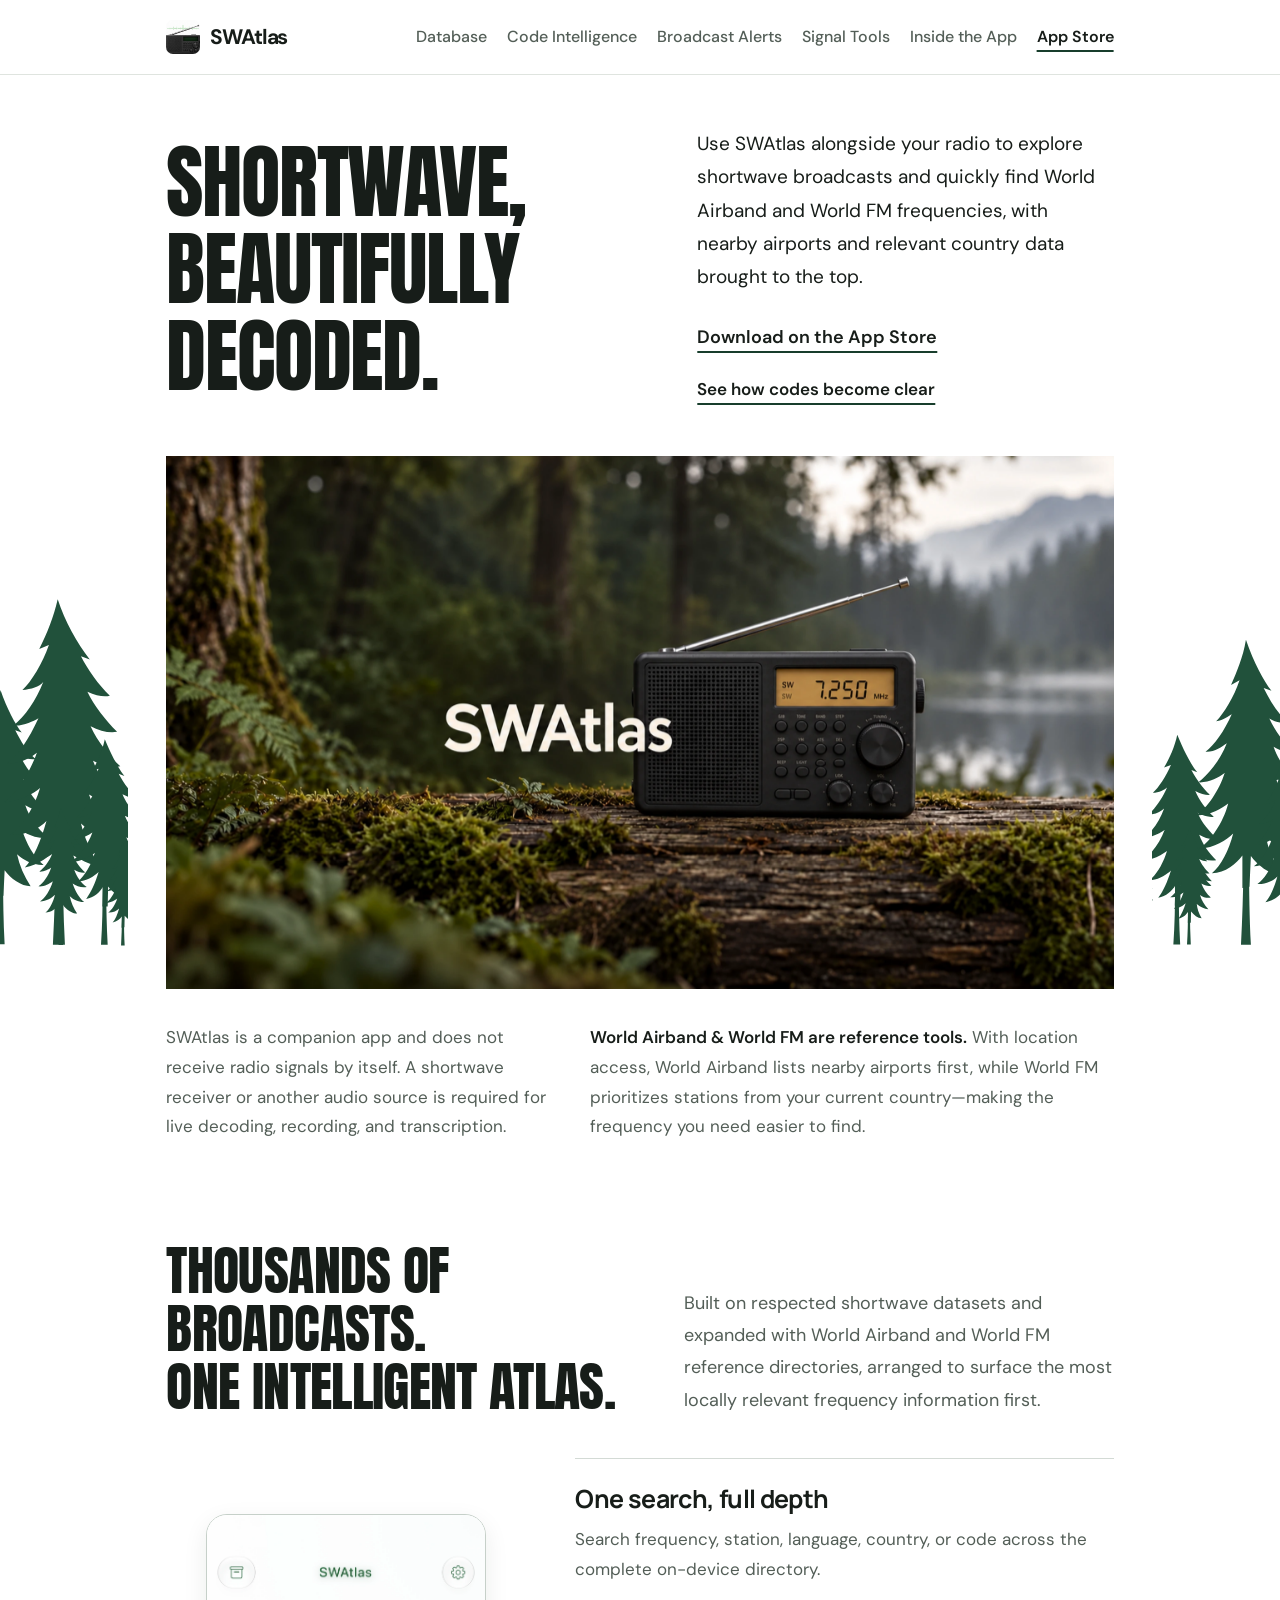
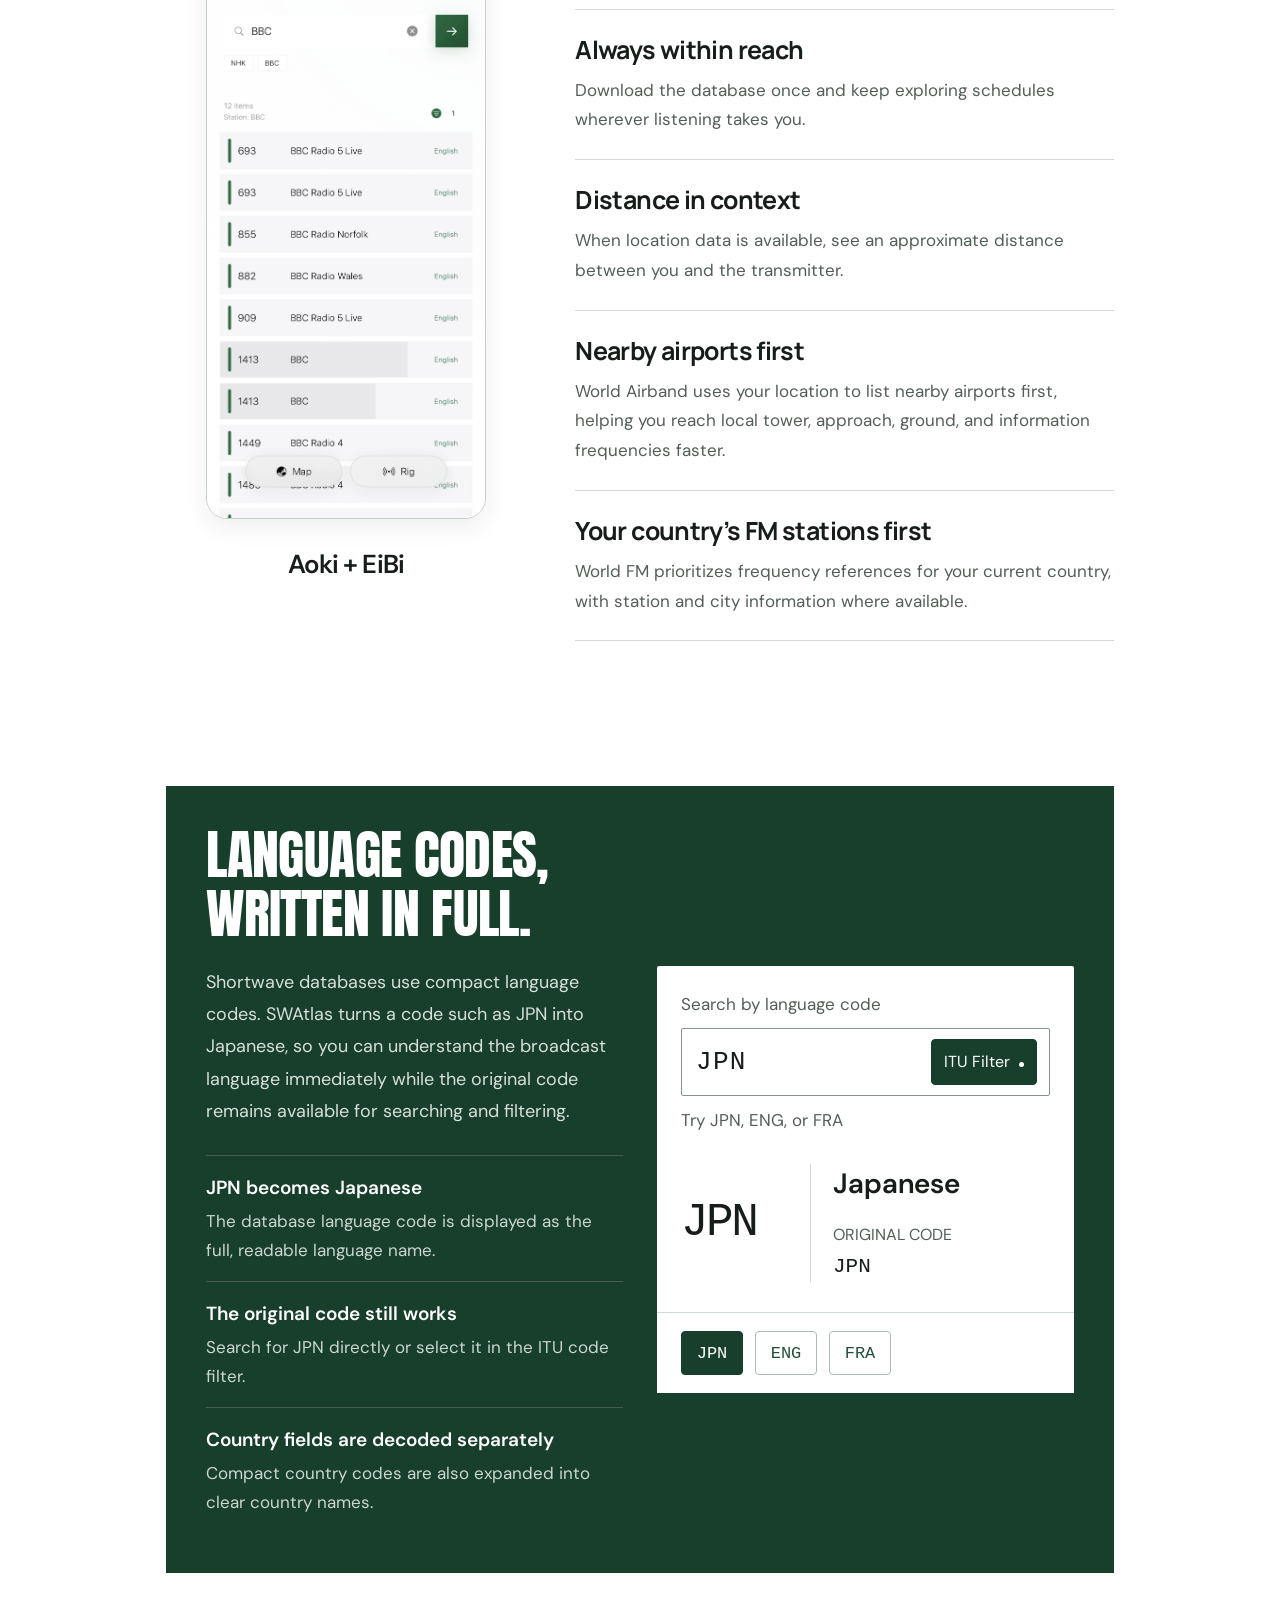
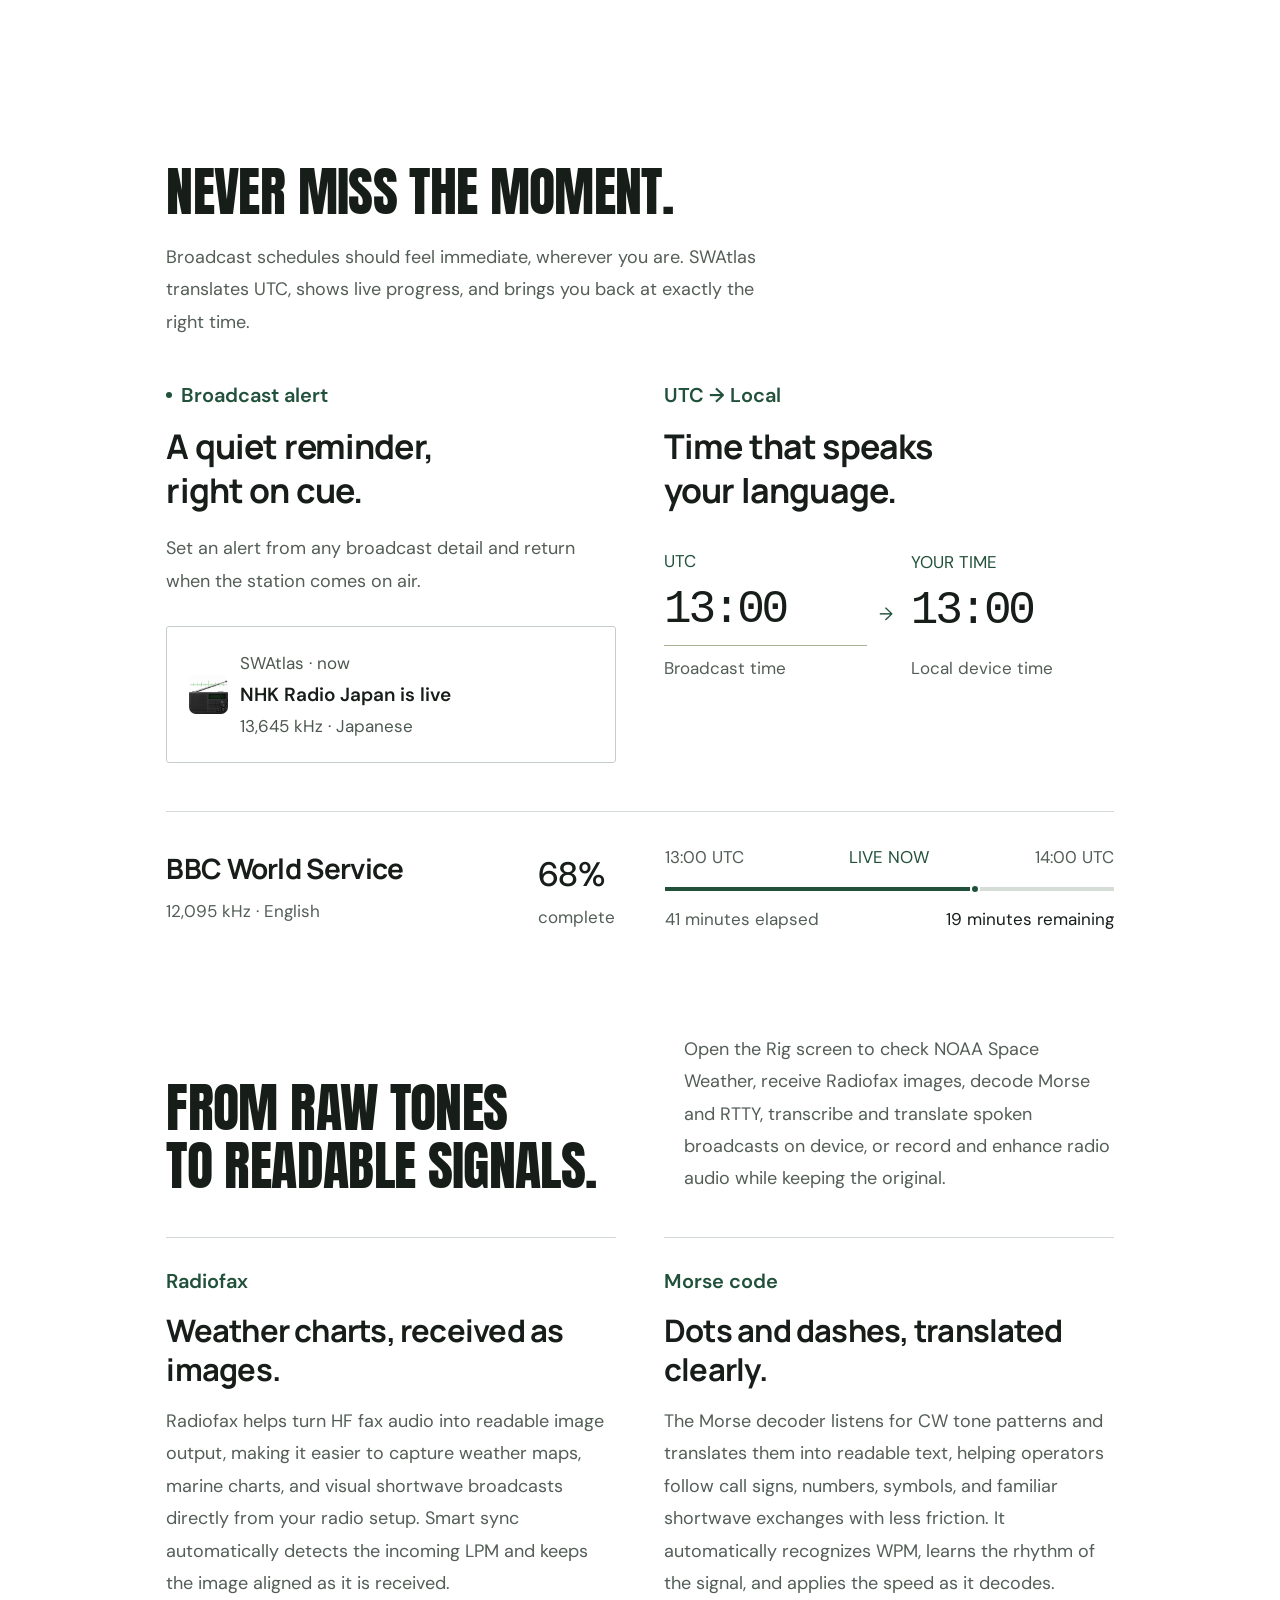
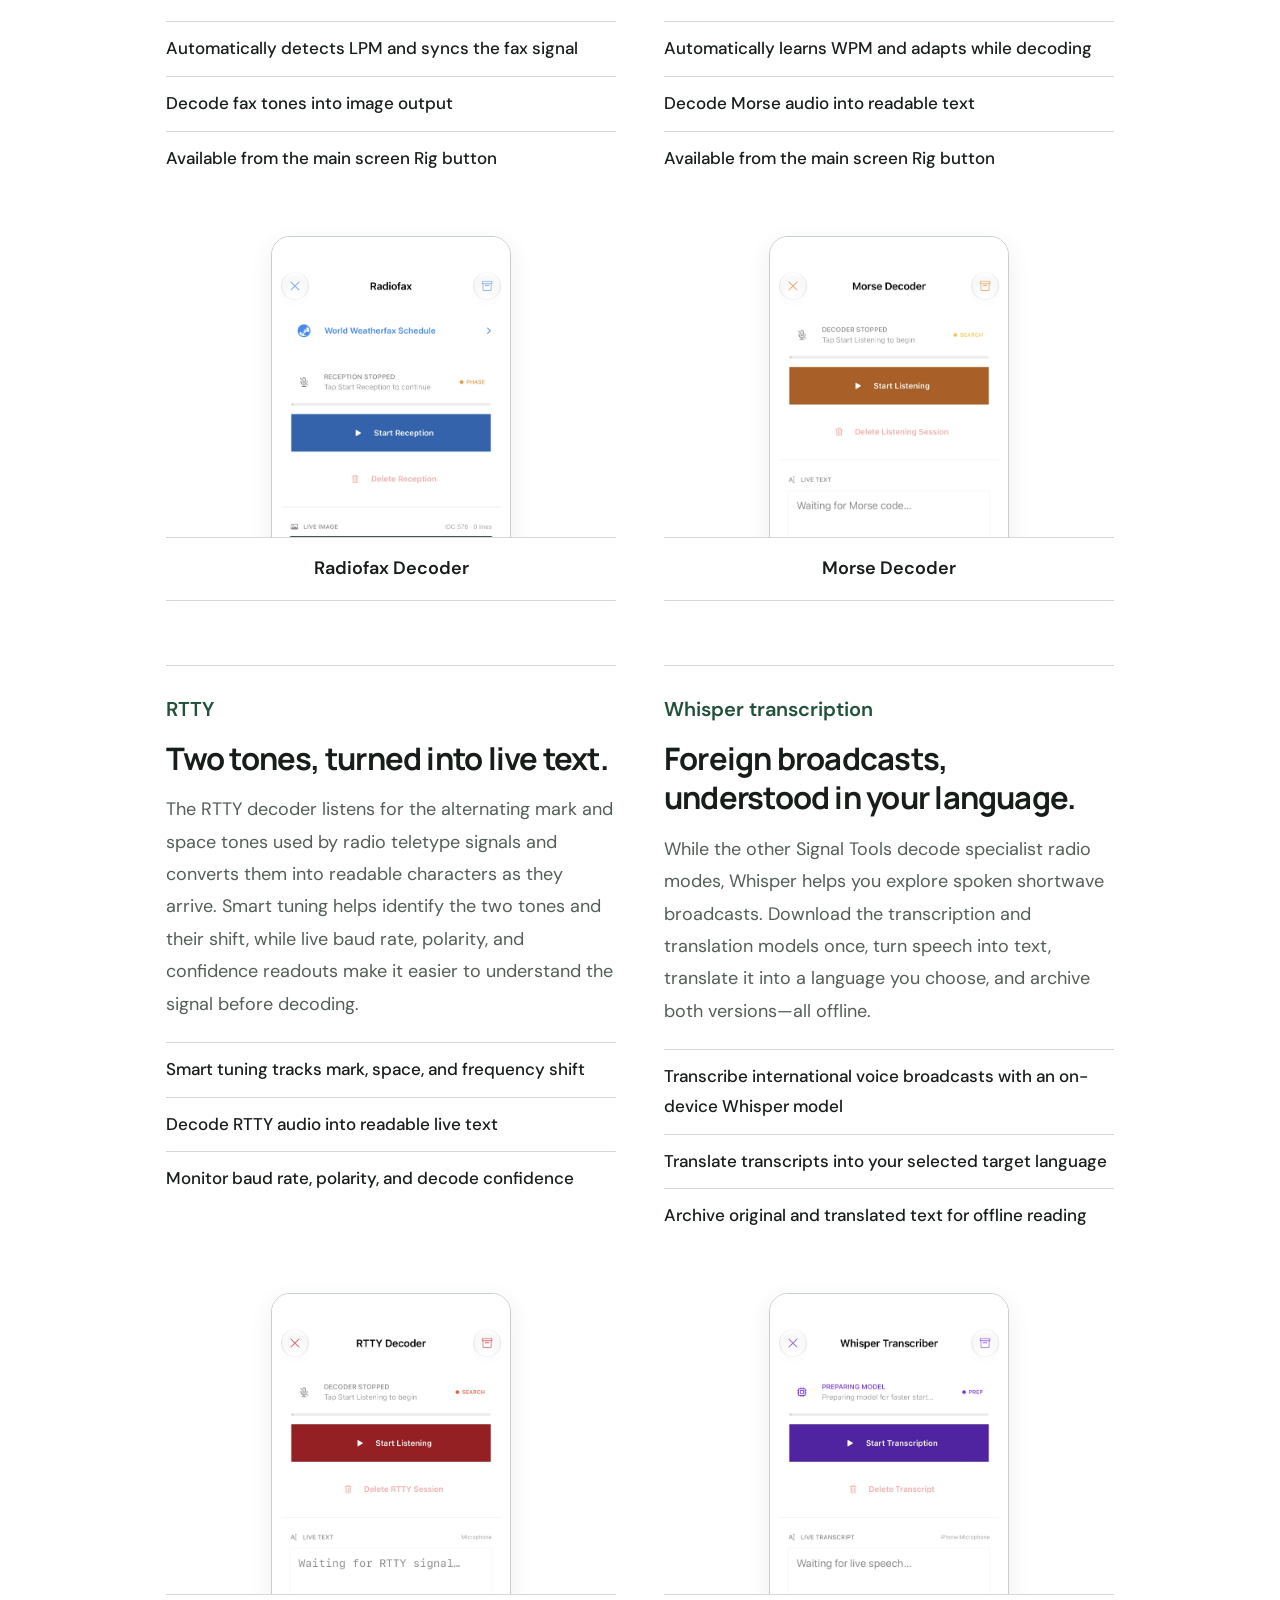
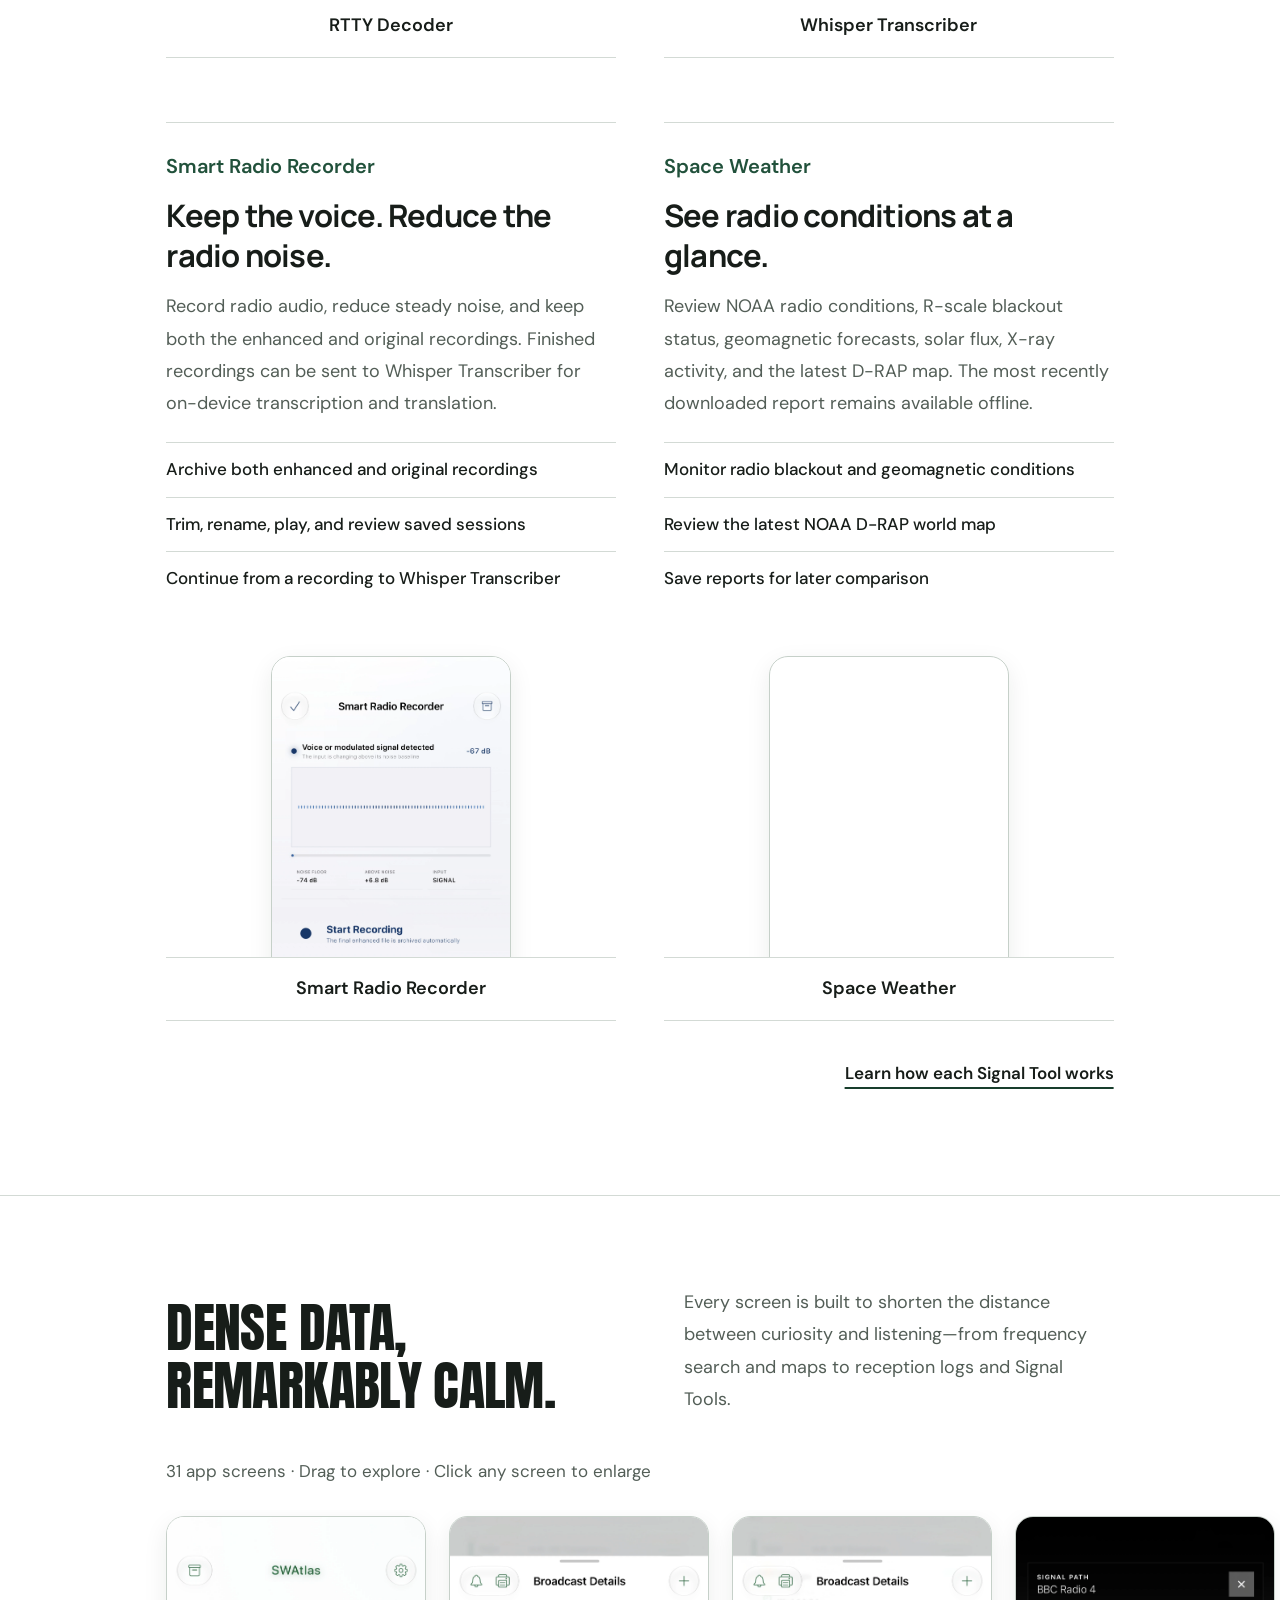
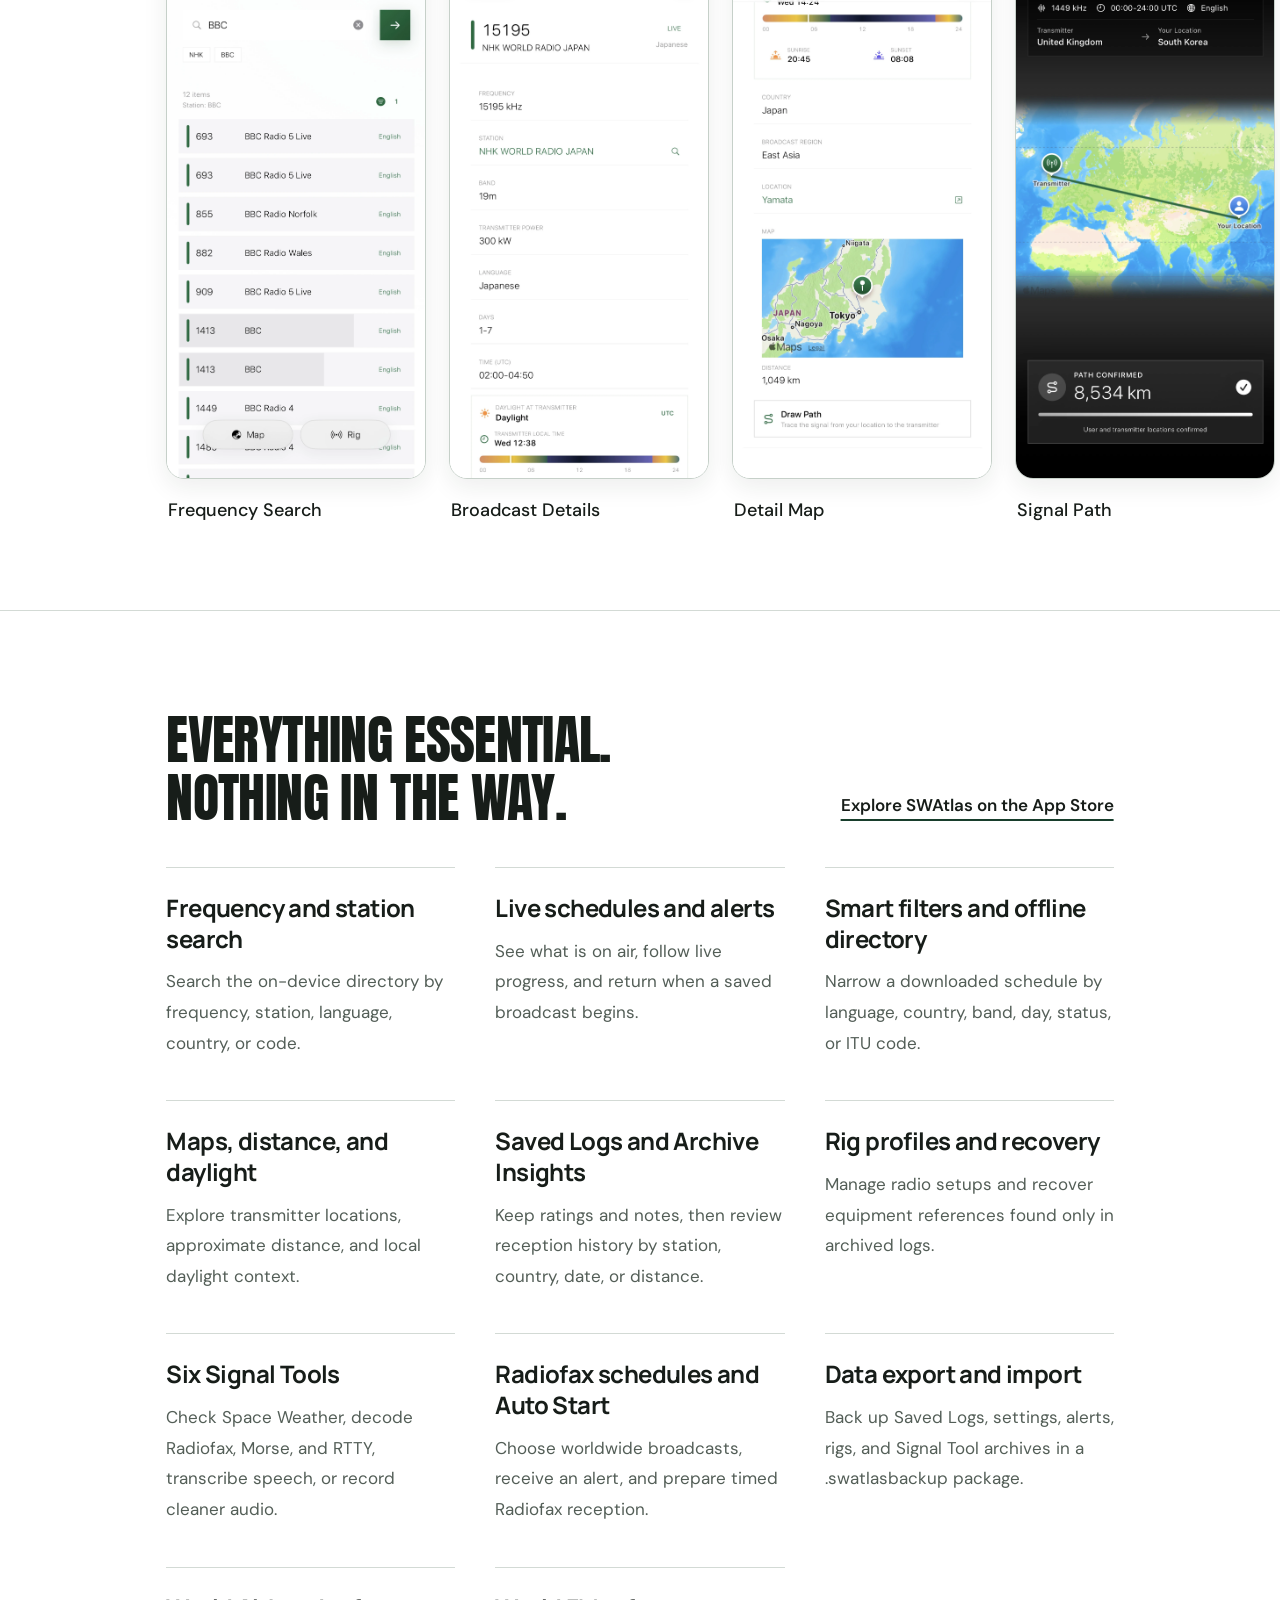
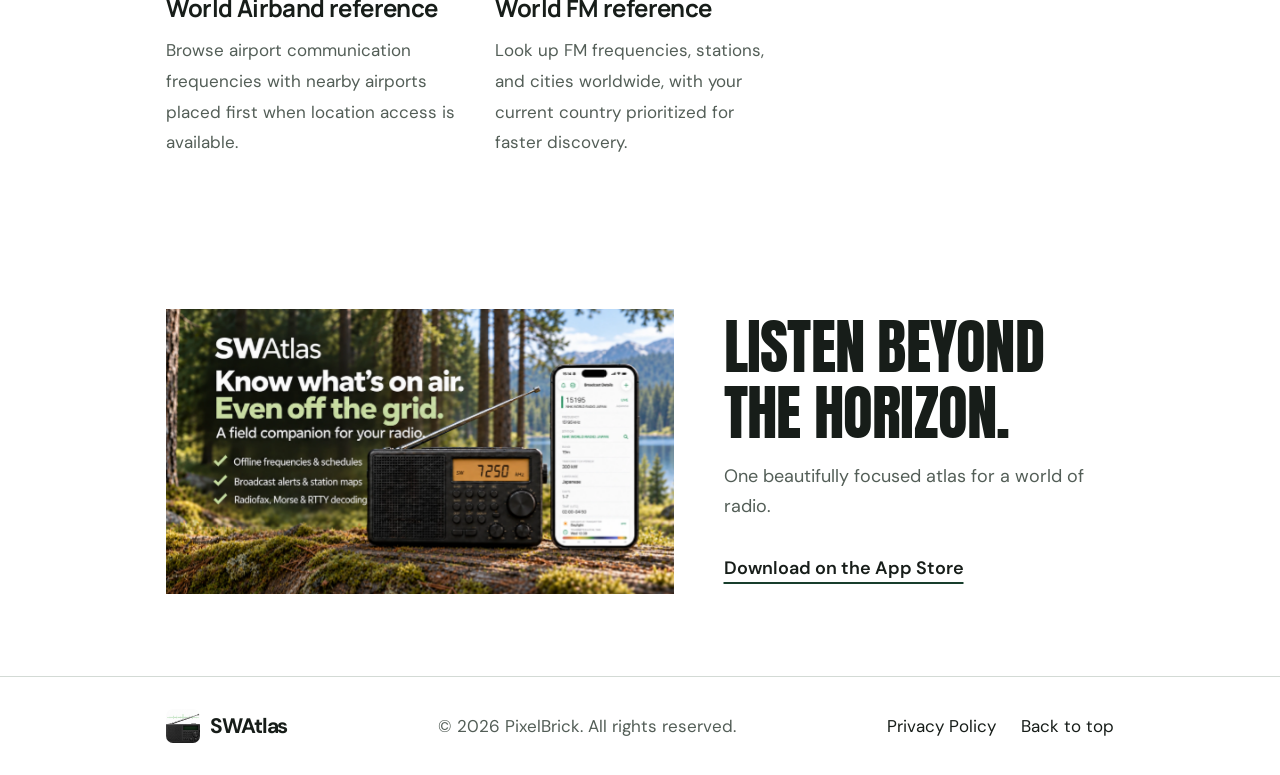
<file: index.html>
<!DOCTYPE html>
<html lang="en">
<head>
  <meta charset="UTF-8">
  <meta name="viewport" content="width=device-width, initial-scale=1.0">
  <meta name="theme-color" content="#f6f5f0">
  <title>SWAtlas — Shortwave, World Airband, and World FM</title>
  <meta name="description" content="Explore shortwave broadcasts and quickly find nearby World Airband and country-based World FM frequency references with SWAtlas.">
  <meta property="og:type" content="website">
  <meta property="og:title" content="SWAtlas — Shortwave, World Airband, and World FM">
  <meta property="og:description" content="Find shortwave broadcasts and browse location-aware World Airband and World FM frequency references.">
  <meta property="og:image" content="https://pixelbricktek.github.io/SWAtlas/og.png?v=20261014-images">
  <meta property="og:url" content="https://pixelbricktek.github.io/SWAtlas/">
  <meta name="twitter:card" content="summary_large_image">
  <meta name="twitter:title" content="SWAtlas — Shortwave, World Airband, and World FM">
  <meta name="twitter:description" content="Find shortwave broadcasts and browse location-aware World Airband and World FM frequency references.">
  <meta name="twitter:image" content="https://pixelbricktek.github.io/SWAtlas/og.png?v=20261014-images">
  <link rel="canonical" href="https://pixelbricktek.github.io/SWAtlas/">
  <link rel="icon" type="image/png" href="ico.png?v=20261014-images">
  <link rel="preconnect" href="https://fonts.googleapis.com">
  <link rel="preconnect" href="https://fonts.gstatic.com" crossorigin>
  <link href="https://fonts.googleapis.com/css2?family=Anton&amp;family=DM+Sans:wght@400;500;600;700&amp;family=Manrope:wght@400;500;600;700;800&amp;display=swap" rel="stylesheet">
  <link rel="stylesheet" href="style.css?v=20261012-nordic">
  <script type="application/ld+json">
  {
    "@context": "https://schema.org",
    "@type": "SoftwareApplication",
    "name": "SWAtlas",
    "operatingSystem": "iOS, iPadOS",
    "applicationCategory": "UtilitiesApplication",
    "description": "A radio companion with shortwave schedules, location-aware World Airband and World FM references, alerts, maps, Signal Tools, on-device transcription, and offline translation.",
    "url": "https://pixelbricktek.github.io/SWAtlas/",
    "downloadUrl": "https://apps.apple.com/app/swatlas-shortwave-explorer/id6761421523"
  }
  </script>
  <script src="nature.js?v=20261012-nordic" defer></script>
</head>
<body>
  <div class="scroll-progress" aria-hidden="true"></div>
  <div class="grain" aria-hidden="true"></div>
  <div class="signal-field" aria-hidden="true">
    <i></i><i></i><i></i><i></i><i></i><i></i>
  </div>

  <div class="page-shell">
    <nav class="top-anchor-bar" aria-label="Primary navigation">
      <div class="top-anchor-inner">
        <a href="#top" class="top-brand" aria-label="SWAtlas home">
          <span class="brand-mark"><img src="ico.png?v=20261014-images" alt=""></span>
          <span>SWAtlas</span>
        </a>
        <button class="top-anchor-menu-button" type="button" aria-label="Open menu" aria-expanded="false" aria-controls="top-anchor-nav">
          <span></span><span></span><span></span>
        </button>
        <div class="top-anchor-nav" id="top-anchor-nav">
          <a href="#database" class="top-anchor-link">Database</a>
          <a href="#code-intelligence" class="top-anchor-link">Code Intelligence</a>
          <a href="#live-tools" class="top-anchor-link">Broadcast Alerts</a>
          <a href="#signal-tools" class="top-anchor-link">Signal Tools</a>
          <a href="#experience" class="top-anchor-link">Inside the App</a>
          <a href="https://apps.apple.com/app/swatlas-shortwave-explorer/id6761421523" class="download-link" target="_blank" rel="noopener noreferrer">App Store </a>
        </div>
      </div>
    </nav>

    <header class="hero" id="top">
      <div class="hero-intro">
        <div class="hero-title"><h1>Shortwave,<br><em>beautifully decoded.</em></h1></div>
        <div class="hero-summary"><p class="hero-text">
            Use SWAtlas alongside your radio to explore shortwave broadcasts and quickly find World Airband and World FM frequencies, with nearby airports and relevant country data brought to the top.
          </p><div class="hero-actions">
            <a class="primary-button" href="https://apps.apple.com/app/swatlas-shortwave-explorer/id6761421523" target="_blank" rel="noopener noreferrer">
              Download on the App Store 
            </a>
            <a class="text-button" href="#code-intelligence">See how codes become clear </a>
          </div></div>
      </div>
      <figure class="field-hero"><img src="field-radio.webp?v=20261014-images" alt="SWAtlas radio beside a forest lake" width="2400" height="1350" fetchpriority="high"></figure>
      <div class="hero-context"><p class="hero-receiver-note">SWAtlas is a companion app and does not receive radio signals by itself. A shortwave receiver or another audio source is required for live decoding, recording, and transcription.</p><p class="hero-reference-note"><strong>World Airband &amp; World FM are reference tools.</strong> With location access, World Airband lists nearby airports first, while World FM prioritizes stations from your current country—making the frequency you need easier to find.</p></div>
    </header>

    <div class="signal-marquee" aria-hidden="true">
      <div class="signal-track">
        <span>VOICE OF AMERICA <b>9,760 kHz</b></span><i></i>
        <span>NHK RADIO JAPAN <b>13,645 kHz</b></span><i></i>
        <span>BBC WORLD SERVICE <b>12,095 kHz</b></span><i></i>
        <span>RADIO NEW ZEALAND <b>11,725 kHz</b></span><i></i>
        <span>VOICE OF AMERICA <b>9,760 kHz</b></span><i></i>
        <span>NHK RADIO JAPAN <b>13,645 kHz</b></span><i></i>
        <span>BBC WORLD SERVICE <b>12,095 kHz</b></span><i></i>
        <span>RADIO NEW ZEALAND <b>11,725 kHz</b></span><i></i>
      </div>
    </div>

    <main>
      <section class="section database-section" id="database">
        
        <div class="section-heading split-heading">
          <div class="reveal">
            
            <h2>Thousands of broadcasts.<br><em>One intelligent atlas.</em></h2>
          </div>
          <p class="reveal">Built on respected shortwave datasets and expanded with World Airband and World FM reference directories, arranged to surface the most locally relevant frequency information first.</p>
        </div>

        <div class="database-panel reveal">
          <div class="database-visual">
            <img class="directory-screenshot" src="main.webp?v=20261014-images" alt="SWAtlas frequency search showing BBC stations" width="1179" height="2556" loading="lazy">
            <div class="database-art" aria-hidden="true">
            <div class="map-grid"></div>
            <div class="map-glow map-glow-1"></div>
            <div class="map-glow map-glow-2"></div>
            <div class="map-glow map-glow-3"></div>
            <span class="station-pin pin-1"><i></i> London</span>
            <span class="station-pin pin-2"><i></i> Tokyo</span>
            <span class="station-pin pin-3"><i></i> Wellington</span>
            <div class="range-ring ring-1"></div>
            <div class="range-ring ring-2"></div>
            <div class="database-counter"><strong>Aoki + EiBi</strong></div>
            </div>
          </div>
          <div class="database-list">
            <article class="database-row">
              
              <div><h3>One search, full depth</h3><p>Search frequency, station, language, country, or code across the complete on-device directory.</p></div>
              
            </article>
            <article class="database-row">
              
              <div><h3>Always within reach</h3><p>Download the database once and keep exploring schedules wherever listening takes you.</p></div>
              
            </article>
            <article class="database-row">
              
              <div><h3>Distance in context</h3><p>When location data is available, see an approximate distance between you and the transmitter.</p></div>
              
            </article>
            <article class="database-row">
              
              <div><h3>Nearby airports first</h3><p>World Airband uses your location to list nearby airports first, helping you reach local tower, approach, ground, and information frequencies faster.</p></div>
              
            </article>
            <article class="database-row">
              
              <div><h3>Your country’s FM stations first</h3><p>World FM prioritizes frequency references for your current country, with station and city information where available.</p></div>
              
            </article>
          </div>
        </div>
      </section>

      <section class="section code-section" id="code-intelligence">
        
        <div class="code-shell">
          <div class="code-copy reveal">
            
            <h2>Language codes,<br><em>written in full.</em></h2>
            <p>Shortwave databases use compact language codes. SWAtlas turns a code such as JPN into Japanese, so you can understand the broadcast language immediately while the original code remains available for searching and filtering.</p>
            <ul class="code-benefits">
              <li><div><strong>JPN becomes Japanese</strong><small>The database language code is displayed as the full, readable language name.</small></div></li>
              <li><div><strong>The original code still works</strong><small>Search for JPN directly or select it in the ITU code filter.</small></div></li>
              <li><div><strong>Country fields are decoded separately</strong><small>Compact country codes are also expanded into clear country names.</small></div></li>
            </ul>
          </div>

          <div class="code-demo reveal">
            
            <div class="code-search-wrap">
              <label for="code-search">Search by language code</label>
              <div class="code-search">
                <span aria-hidden="true"></span>
                <input id="code-search" type="text" value="JPN" maxlength="3" autocomplete="off" spellcheck="false" aria-describedby="code-help">
                <button id="code-filter" type="button" aria-pressed="true">ITU Filter <i></i></button>
              </div>
              <small id="code-help">Try JPN, ENG, or FRA</small>
            </div>
            <div class="resolver-flow" aria-live="polite">
              <div class="source-code">
                
                <strong id="source-code">JPN</strong>
              </div>
              <div class="resolver-wave" aria-hidden="true"><i></i><i></i><i></i><i></i><i></i><i></i><i></i></div>
              <div class="resolved-values">
                <article class="resolved-primary"><strong id="resolved-language">Japanese</strong></article>
                <article><span>ORIGINAL CODE</span><strong id="resolved-code">JPN</strong></article>
              </div>
            </div>
            <div class="demo-chips" aria-label="Example codes">
              <button type="button" class="is-active" data-code="JPN">JPN</button>
              <button type="button" data-code="ENG">ENG</button>
              <button type="button" data-code="FRA">FRA</button>
              
            </div>
          </div>
        </div>
      </section>

      <section class="section live-tools-section" id="live-tools">
        
        <div class="section-heading centered reveal">
          
          <h2>Never miss the <em>moment.</em></h2>
          <p>Broadcast schedules should feel immediate, wherever you are. SWAtlas translates UTC, shows live progress, and brings you back at exactly the right time.</p>
        </div>

        <div class="live-bento">
          <article class="live-card live-card-alert reveal">
            <div class="card-kicker"><span class="live-dot"></span> Broadcast alert</div>
            <h3>A quiet reminder,<br>right on cue.</h3>
            <p>Set an alert from any broadcast detail and return when the station comes on air.</p>
            <div class="notification-preview">
              <div class="notification-icon"><img src="ico.png?v=20261014-images" alt=""></div>
              <div><small>SWAtlas · now</small><strong>NHK Radio Japan is live</strong><span>13,645 kHz · Japanese</span></div>
              
            </div>
          </article>

          <article class="live-card live-card-time reveal">
            <div class="card-kicker">UTC → Local</div>
            <h3>Time that speaks<br>your language.</h3>
            <div class="time-dial">
              <div class="time-column">
                <small>UTC</small>
                <label for="utc-time-input" class="sr-only">UTC time</label>
                <input id="utc-time-input" type="text" inputmode="numeric" maxlength="5" value="13:00" aria-label="UTC time in 24-hour format">
                <span>Broadcast time</span>
              </div>
              <div class="time-arrow" aria-hidden="true">→</div>
              <div class="time-column local">
                <small>YOUR TIME</small>
                <strong id="local-time-output">--:--</strong>
                <span id="local-time-zone">Local device time</span>
              </div>
            </div>
          </article>

          <article class="live-card live-card-progress reveal" style="--live-progress: 68%">
            <div class="live-progress-header">
              <div>
                
                <h3>BBC World Service</h3>
                <small>12,095 kHz · English</small>
              </div>
              <strong id="progress-percent">68% <small>complete</small></strong>
            </div>
            <div class="broadcast-progress" aria-label="Broadcast is 68 percent complete" role="progressbar" aria-valuemin="0" aria-valuemax="100" aria-valuenow="68">
              <div class="progress-time"><span>13:00 UTC</span><span>LIVE NOW</span><span>14:00 UTC</span></div>
              <div class="progress-track"><span></span><i aria-hidden="true"></i></div>
              <div class="progress-status"><span>41 minutes elapsed</span><strong>19 minutes remaining</strong></div>
            </div>
          </article>
        </div>
      </section>

      <section class="section signal-tools-section" id="signal-tools">
        
        <div class="section-heading split-heading signal-tools-heading">
          <div class="reveal">
            
            <h2>From raw tones<br><em>to readable signals.</em></h2>
          </div>
          <p class="reveal">Open the Rig screen to check NOAA Space Weather, receive Radiofax images, decode Morse and RTTY, transcribe and translate spoken broadcasts on device, or record and enhance radio audio while keeping the original.</p>
        </div>

        <div class="signal-tools-grid">
          <article class="signal-tool-card signal-tool-fax reveal">
            <div class="signal-tool-copy">
              <div class="card-kicker">Radiofax</div>
              <h3>Weather charts, received as images.</h3>
              <p>Radiofax helps turn HF fax audio into readable image output, making it easier to capture weather maps, marine charts, and visual shortwave broadcasts directly from your radio setup. Smart sync automatically detects the incoming LPM and keeps the image aligned as it is received.</p>
              <ul class="signal-tool-points">
                <li><strong>Automatically detects LPM and syncs the fax signal</strong></li>
                <li><strong>Decode fax tones into image output</strong></li>
                <li><strong>Available from the main screen Rig button</strong></li>
              </ul>
            </div>
            <figure class="signal-tool-visual signal-tool-visual-fax">
              <img src="signal1.webp?v=20261014-images" alt="Radiofax screen before reception with the World Weatherfax Schedule link" width="1179" height="2556" loading="eager" decoding="async" fetchpriority="low" onerror="this.closest('.signal-tool-visual').classList.add('is-missing'); this.remove();">
              <figcaption><strong>Radiofax Decoder</strong></figcaption>
            </figure>
          </article>

          <article class="signal-tool-card signal-tool-morse reveal">
            <figure class="signal-tool-visual signal-tool-visual-morse">
              <img src="signal2.webp?v=20261014-images" alt="Morse Decoder ready to listen with automatic tone and speed enabled" width="1179" height="2556" loading="eager" decoding="async" fetchpriority="low" onerror="this.closest('.signal-tool-visual').classList.add('is-missing'); this.remove();">
              <figcaption><strong>Morse Decoder</strong></figcaption>
            </figure>
            <div class="signal-tool-copy">
              <div class="card-kicker">Morse code</div>
              <h3>Dots and dashes, translated clearly.</h3>
              <p>The Morse decoder listens for CW tone patterns and translates them into readable text, helping operators follow call signs, numbers, symbols, and familiar shortwave exchanges with less friction. It automatically recognizes WPM, learns the rhythm of the signal, and applies the speed as it decodes.</p>
              <ul class="signal-tool-points">
                <li><strong>Automatically learns WPM and adapts while decoding</strong></li>
                <li><strong>Decode Morse audio into readable text</strong></li>
                <li><strong>Available from the main screen Rig button</strong></li>
              </ul>
            </div>
          </article>

          <article class="signal-tool-card signal-tool-rtty reveal">
            <div class="signal-tool-copy">
              <div class="card-kicker">RTTY</div>
              <h3>Two tones, turned into live text.</h3>
              <p>The RTTY decoder listens for the alternating mark and space tones used by radio teletype signals and converts them into readable characters as they arrive. Smart tuning helps identify the two tones and their shift, while live baud rate, polarity, and confidence readouts make it easier to understand the signal before decoding.</p>
              <ul class="signal-tool-points">
                <li><strong>Smart tuning tracks mark, space, and frequency shift</strong></li>
                <li><strong>Decode RTTY audio into readable live text</strong></li>
                <li><strong>Monitor baud rate, polarity, and decode confidence</strong></li>
              </ul>
            </div>
            <figure class="signal-tool-visual signal-tool-visual-rtty">
              <img src="signal3.webp?v=20261014-images" alt="RTTY Decoder ready to listen with mark, space, shift, and baud readouts" width="1179" height="2556" loading="lazy" decoding="async" onerror="this.closest('.signal-tool-visual').classList.add('is-missing'); this.remove();">
              <figcaption><strong>RTTY Decoder</strong></figcaption>
            </figure>
          </article>

          <article class="signal-tool-card signal-tool-whisper reveal">
            <figure class="signal-tool-visual signal-tool-visual-whisper">
              <img src="signal4.webp?v=20261014-images" alt="Whisper Transcriber preparing its on-device model before transcription" width="1179" height="2556" loading="lazy" decoding="async" onerror="this.closest('.signal-tool-visual').classList.add('is-missing'); this.remove();">
              <figcaption><strong>Whisper Transcriber</strong></figcaption>
            </figure>
            <div class="signal-tool-copy">
              <div class="card-kicker">Whisper transcription</div>
              <h3>Foreign broadcasts, understood in your language.</h3>
              <p>While the other Signal Tools decode specialist radio modes, Whisper helps you explore spoken shortwave broadcasts. Download the transcription and translation models once, turn speech into text, translate it into a language you choose, and archive both versions—all offline.</p>
              <ul class="signal-tool-points">
                <li><strong>Transcribe international voice broadcasts with an on-device Whisper model</strong></li>
                <li><strong>Translate transcripts into your selected target language</strong></li>
                <li><strong>Archive original and translated text for offline reading</strong></li>
              </ul>
            </div>
          </article>

          <article class="signal-tool-card signal-tool-recorder reveal">
            <div class="signal-tool-copy">
              <div class="card-kicker">Smart Radio Recorder</div>
              <h3>Keep the voice. Reduce the radio noise.</h3>
              <p>Record radio audio, reduce steady noise, and keep both the enhanced and original recordings. Finished recordings can be sent to Whisper Transcriber for on-device transcription and translation.</p>
              <ul class="signal-tool-points">
                <li><strong>Archive both enhanced and original recordings</strong></li>
                <li><strong>Trim, rename, play, and review saved sessions</strong></li>
                <li><strong>Continue from a recording to Whisper Transcriber</strong></li>
              </ul>
            </div>
            <figure class="signal-tool-visual signal-tool-visual-recorder">
              <img src="signal5.webp?v=20261014-images" alt="Smart Radio Recorder detecting a voice signal before recording starts" width="1179" height="2556" loading="lazy" decoding="async" onerror="this.closest('.signal-tool-visual').classList.add('is-missing'); this.remove();">
              <figcaption><strong>Smart Radio Recorder</strong></figcaption>
            </figure>
          </article>

          <article class="signal-tool-card signal-tool-weather reveal">
            <figure class="signal-tool-visual signal-tool-visual-weather">
              <img src="signal6.webp?v=20261014-images" alt="NOAA Space Weather scales and D-RAP global radio absorption map" width="1179" height="2556" loading="lazy" decoding="async" onerror="this.closest('.signal-tool-visual').classList.add('is-missing'); this.remove();">
              <figcaption><strong>Space Weather</strong></figcaption>
            </figure>
            <div class="signal-tool-copy">
              <div class="card-kicker">Space Weather</div>
              <h3>See radio conditions at a glance.</h3>
              <p>Review NOAA radio conditions, R-scale blackout status, geomagnetic forecasts, solar flux, X-ray activity, and the latest D-RAP map. The most recently downloaded report remains available offline.</p>
              <ul class="signal-tool-points">
                <li><strong>Monitor radio blackout and geomagnetic conditions</strong></li>
                <li><strong>Review the latest NOAA D-RAP world map</strong></li>
                <li><strong>Save reports for later comparison</strong></li>
              </ul>
            </div>
          </article>
        </div>
        <div class="signal-tools-guide-link reveal"><a class="text-button" href="signaltools.html">Learn how each Signal Tool works </a></div>
      </section>

      <section class="section experience-section" id="experience">
        
        <div class="section-heading split-heading">
          <div class="reveal"><h2>Dense data,<br><em>remarkably calm.</em></h2></div>
          <p class="reveal">Every screen is built to shorten the distance between curiosity and listening—from frequency search and maps to reception logs and Signal Tools.</p>
        </div>

        <div class="gallery-instruction reveal"> 31 app screens · Drag to explore · Click any screen to enlarge</div>
        <div class="screen-showcase reveal" data-gallery-scroll>
          <div class="screen-rail">
            <figure class="screen-card" role="button" tabindex="0" data-index="0" aria-label="Enlarge Frequency Search screenshot"><img src="main.webp?v=20261014-images" alt="SWAtlas frequency search showing BBC stations" width="1179" height="2556" loading="lazy" decoding="async" draggable="false"><figcaption>Frequency Search</figcaption></figure>
            <figure class="screen-card screen-card-raised" role="button" tabindex="0" data-index="1" aria-label="Enlarge Broadcast Details screenshot"><img src="f1.webp?v=20261014-images" alt="NHK WORLD RADIO JAPAN broadcast frequency, language, schedule, and daylight" width="1179" height="2556" loading="lazy" decoding="async" draggable="false"><figcaption>Broadcast Details</figcaption></figure>
            <figure class="screen-card" role="button" tabindex="0" data-index="2" aria-label="Enlarge Detail Map screenshot"><img src="f2.webp?v=20261014-images" alt="Broadcast transmitter map in Japan with distance and Draw Path" width="1179" height="2556" loading="lazy" decoding="async" draggable="false"><figcaption>Detail Map</figcaption></figure>
            <figure class="screen-card screen-card-raised" role="button" tabindex="0" data-index="3" aria-label="Enlarge Signal Path screenshot"><img src="f12.webp?v=20261014-images" alt="Signal path from a United Kingdom transmitter to South Korea" width="1179" height="2556" loading="lazy" decoding="async" draggable="false"><figcaption>Signal Path</figcaption></figure>
            <figure class="screen-card" role="button" tabindex="0" data-index="4" aria-label="Enlarge Station Map screenshot"><img src="f7.webp?v=20261014-images" alt="Shortwave transmitter clusters across Europe" width="1179" height="2556" loading="lazy" decoding="async" draggable="false"><figcaption>Station Map</figcaption></figure>
            <figure class="screen-card screen-card-raised" role="button" tabindex="0" data-index="5" aria-label="Enlarge World Airband screenshot"><img src="f10.webp?v=20261014-images" alt="Hong Kong airport and heliport communication frequency references" width="1179" height="2556" loading="lazy" decoding="async" draggable="false"><figcaption>World Airband</figcaption></figure>
            <figure class="screen-card" role="button" tabindex="0" data-index="6" aria-label="Enlarge Airband Map screenshot"><img src="f17.webp?v=20261014-images" alt="Airport locations and clusters on the World Airband map" width="1179" height="2556" loading="lazy" decoding="async" draggable="false"><figcaption>Airband Map</figcaption></figure>
            <figure class="screen-card screen-card-raised" role="button" tabindex="0" data-index="7" aria-label="Enlarge World FM screenshot"><img src="f11.webp?v=20261014-images" alt="FM station frequencies and cities in Mongolia" width="1179" height="2556" loading="lazy" decoding="async" draggable="false"><figcaption>World FM</figcaption></figure>
            <figure class="screen-card" role="button" tabindex="0" data-index="8" aria-label="Enlarge FM Map screenshot"><img src="f18.webp?v=20261014-images" alt="FM transmitter locations and clusters across Central Asia" width="1179" height="2556" loading="lazy" decoding="async" draggable="false"><figcaption>FM Map</figcaption></figure>
            <figure class="screen-card screen-card-raised" role="button" tabindex="0" data-index="9" aria-label="Enlarge Best Targets Guide screenshot"><img src="f20.webp?v=20261014-images" alt="SWAtlas explanation of propagation and reception history used for Best Targets" width="1179" height="2556" loading="lazy" decoding="async" draggable="false"><figcaption>Best Targets Guide</figcaption></figure>
            <figure class="screen-card" role="button" tabindex="0" data-index="10" aria-label="Enlarge Best Target Details screenshot"><img src="f21.webp?v=20261014-images" alt="Broadcast details explaining the reception factors for a Best Target" width="1179" height="2556" loading="lazy" decoding="async" draggable="false"><figcaption>Best Target Details</figcaption></figure>
            <figure class="screen-card screen-card-raised" role="button" tabindex="0" data-index="11" aria-label="Enlarge Alert Setup screenshot"><img src="f22.webp?v=20261014-images" alt="NHK Radio Japan broadcast alert settings for start and end times" width="1179" height="2556" loading="lazy" decoding="async" draggable="false"><figcaption>Alert Setup</figcaption></figure>
            <figure class="screen-card" role="button" tabindex="0" data-index="12" aria-label="Enlarge Broadcast Alerts screenshot"><img src="f4.webp?v=20261014-images" alt="Three saved broadcast alerts with live schedule progress" width="1179" height="2556" loading="lazy" decoding="async" draggable="false"><figcaption>Broadcast Alerts</figcaption></figure>
            <figure class="screen-card screen-card-raised" role="button" tabindex="0" data-index="13" aria-label="Enlarge Saved Log · Night screenshot"><img src="f3.webp?v=20261014-images" alt="Saved NHK Radio Japan reception with nighttime and transmitter details" width="1179" height="2556" loading="lazy" decoding="async" draggable="false"><figcaption>Saved Log · Night</figcaption></figure>
            <figure class="screen-card" role="button" tabindex="0" data-index="14" aria-label="Enlarge Saved Log · Daylight screenshot"><img src="f23.webp?v=20261014-images" alt="Saved NHK Radio Japan reception with daylight and transmitter details" width="1179" height="2556" loading="lazy" decoding="async" draggable="false"><figcaption>Saved Log · Daylight</figcaption></figure>
            <figure class="screen-card screen-card-raised" role="button" tabindex="0" data-index="15" aria-label="Enlarge Archive Log screenshot"><img src="f5.webp?v=20261014-images" alt="SWAtlas archive of saved reception logs, stations, and countries" width="1179" height="2556" loading="lazy" decoding="async" draggable="false"><figcaption>Archive Log</figcaption></figure>
            <figure class="screen-card" role="button" tabindex="0" data-index="16" aria-label="Enlarge Saved Calendar screenshot"><img src="f6.webp?v=20261014-images" alt="October 2026 calendar of saved reception logs" width="1179" height="2556" loading="lazy" decoding="async" draggable="false"><figcaption>Saved Calendar</figcaption></figure>
            <figure class="screen-card screen-card-raised" role="button" tabindex="0" data-index="17" aria-label="Enlarge Archive Insights screenshot"><img src="f16.webp?v=20261014-images" alt="Reception archive highlights and monthly listening activity" width="1179" height="2556" loading="lazy" decoding="async" draggable="false"><figcaption>Archive Insights</figcaption></figure>
            <figure class="screen-card" role="button" tabindex="0" data-index="18" aria-label="Enlarge Reception Card screenshot"><img src="f8.webp?v=20261014-images" alt="NHK Radio Japan reception card with station photo, rating, and signed QR code" width="1179" height="2556" loading="lazy" decoding="async" draggable="false"><figcaption>Reception Card</figcaption></figure>
            <figure class="screen-card screen-card-raised" role="button" tabindex="0" data-index="19" aria-label="Enlarge QSL Reader screenshot"><img src="f14.webp?v=20261014-images" alt="QSL Reader showing a verified reception card signature and score" width="1179" height="2556" loading="lazy" decoding="async" draggable="false"><figcaption>QSL Reader</figcaption></figure>
            <figure class="screen-card" role="button" tabindex="0" data-index="20" aria-label="Enlarge Rig &amp; Signal Tools screenshot"><img src="f9.webp?v=20261014-images" alt="Rig screen with six Signal Tools and Airband and FM Radio references" width="1179" height="2556" loading="lazy" decoding="async" draggable="false"><figcaption>Rig &amp; Signal Tools</figcaption></figure>
            <figure class="screen-card screen-card-raised" role="button" tabindex="0" data-index="21" aria-label="Enlarge Space Weather screenshot"><img src="signal6.webp?v=20261014-images" alt="NOAA Space Weather scales and D-RAP global radio absorption map" width="1179" height="2556" loading="lazy" decoding="async" draggable="false"><figcaption>Space Weather</figcaption></figure>
            <figure class="screen-card" role="button" tabindex="0" data-index="22" aria-label="Enlarge Space Weather Trends screenshot"><img src="f13.webp?v=20261014-images" alt="Space Weather charts for planetary Kp, GOES X-ray, and solar flux" width="1179" height="2556" loading="lazy" decoding="async" draggable="false"><figcaption>Space Weather Trends</figcaption></figure>
            <figure class="screen-card screen-card-raised" role="button" tabindex="0" data-index="23" aria-label="Enlarge Radio Blackout Status screenshot"><img src="f19.webp?v=20261014-images" alt="SWAtlas NOAA status showing R0 and no radio blackout" width="1179" height="2556" loading="lazy" decoding="async" draggable="false"><figcaption>Radio Blackout Status</figcaption></figure>
            <figure class="screen-card" role="button" tabindex="0" data-index="24" aria-label="Enlarge Smart Radio Recorder screenshot"><img src="signal5.webp?v=20261014-images" alt="Smart Radio Recorder detecting a voice signal before recording starts" width="1179" height="2556" loading="lazy" decoding="async" draggable="false"><figcaption>Smart Radio Recorder</figcaption></figure>
            <figure class="screen-card screen-card-raised" role="button" tabindex="0" data-index="25" aria-label="Enlarge Whisper Transcriber screenshot"><img src="signal4.webp?v=20261014-images" alt="Whisper Transcriber preparing its on-device model before transcription" width="1179" height="2556" loading="lazy" decoding="async" draggable="false"><figcaption>Whisper Transcriber</figcaption></figure>
            <figure class="screen-card" role="button" tabindex="0" data-index="26" aria-label="Enlarge Radiofax Decoder screenshot"><img src="signal1.webp?v=20261014-images" alt="Radiofax screen before reception with the World Weatherfax Schedule link" width="1179" height="2556" loading="lazy" decoding="async" draggable="false"><figcaption>Radiofax Decoder</figcaption></figure>
            <figure class="screen-card screen-card-raised" role="button" tabindex="0" data-index="27" aria-label="Enlarge Weatherfax Schedules screenshot"><img src="radiofax-schedule-select-broadcast.webp?v=20261014-images" alt="World Weatherfax schedule with station frequencies, timelines, and upcoming broadcasts" width="1179" height="2556" loading="lazy" decoding="async" draggable="false"><figcaption>Weatherfax Schedules</figcaption></figure>
            <figure class="screen-card" role="button" tabindex="0" data-index="28" aria-label="Enlarge Morse Decoder screenshot"><img src="signal2.webp?v=20261014-images" alt="Morse Decoder ready to listen with automatic tone and speed enabled" width="1179" height="2556" loading="lazy" decoding="async" draggable="false"><figcaption>Morse Decoder</figcaption></figure>
            <figure class="screen-card screen-card-raised" role="button" tabindex="0" data-index="29" aria-label="Enlarge RTTY Decoder screenshot"><img src="signal3.webp?v=20261014-images" alt="RTTY Decoder ready to listen with mark, space, shift, and baud readouts" width="1179" height="2556" loading="lazy" decoding="async" draggable="false"><figcaption>RTTY Decoder</figcaption></figure>
            <figure class="screen-card" role="button" tabindex="0" data-index="30" aria-label="Enlarge Settings screenshot"><img src="f15.webp?v=20261014-images" alt="SWAtlas display, language, map, search, and time settings" width="1179" height="2556" loading="lazy" decoding="async" draggable="false"><figcaption>Settings</figcaption></figure>
          </div>
        </div>
      </section>

      <section class="section feature-section" id="features">
        
        <div class="feature-intro">
          <div class="reveal"><h2>Everything essential.<br><em>Nothing in the way.</em></h2></div>
          <a class="text-button reveal" href="https://apps.apple.com/app/swatlas-shortwave-explorer/id6761421523" target="_blank" rel="noopener noreferrer">Explore SWAtlas on the App Store </a>
        </div>
        <div class="feature-grid">
          <article class="feature-card reveal"><h3>Frequency and station search</h3><p>Search the on-device directory by frequency, station, language, country, or code.</p></article>
          <article class="feature-card reveal"><h3>Live schedules and alerts</h3><p>See what is on air, follow live progress, and return when a saved broadcast begins.</p></article>
          <article class="feature-card reveal"><h3>Smart filters and offline directory</h3><p>Narrow a downloaded schedule by language, country, band, day, status, or ITU code.</p></article>
          <article class="feature-card reveal"><h3>Maps, distance, and daylight</h3><p>Explore transmitter locations, approximate distance, and local daylight context.</p></article>
          <article class="feature-card reveal"><h3>Saved Logs and Archive Insights</h3><p>Keep ratings and notes, then review reception history by station, country, date, or distance.</p></article>
          <article class="feature-card reveal"><h3>Rig profiles and recovery</h3><p>Manage radio setups and recover equipment references found only in archived logs.</p></article>
          <article class="feature-card reveal"><h3>Six Signal Tools</h3><p>Check Space Weather, decode Radiofax, Morse, and RTTY, transcribe speech, or record cleaner audio.</p></article>
          <article class="feature-card reveal"><h3>Radiofax schedules and Auto Start</h3><p>Choose worldwide broadcasts, receive an alert, and prepare timed Radiofax reception.</p></article>
          <article class="feature-card reveal"><h3>Data export and import</h3><p>Back up Saved Logs, settings, alerts, rigs, and Signal Tool archives in a .swatlasbackup package.</p></article>
          <article class="feature-card reveal"><h3>World Airband reference</h3><p>Browse airport communication frequencies with nearby airports placed first when location access is available.</p></article>
          <article class="feature-card reveal"><h3>World FM reference</h3><p>Look up FM frequencies, stations, and cities worldwide, with your current country prioritized for faster discovery.</p></article>
        </div>
      </section>

      <section class="closing-section">
        <figure class="field-companion"><img src="field-companion.webp?v=20261014-images" alt="SWAtlas app and radio in the forest" width="2400" height="1350" loading="lazy" decoding="async"></figure>
        <div class="closing-orbit" aria-hidden="true"></div>
        <div class="closing-content reveal">
          
          <h2>Listen beyond<br><em>the horizon.</em></h2>
          <p>One beautifully focused atlas for a world of radio.</p>
          <a class="primary-button light-button" href="https://apps.apple.com/app/swatlas-shortwave-explorer/id6761421523" target="_blank" rel="noopener noreferrer">Download on the App Store </a>
        </div>
      </section>
    </main>

    <footer class="site-footer">
      <a href="#top" class="top-brand"><span class="brand-mark"><img src="ico.png?v=20261014-images" alt=""></span><span>SWAtlas</span></a>
      <p>© 2026 PixelBrick. All rights reserved.</p>
      <div><a href="privacy-policy.html">Privacy Policy</a><a href="#top">Back to top</a></div>
    </footer>
  </div>

  <div class="gallery-lightbox" id="gallery-lightbox" role="dialog" aria-modal="true" aria-hidden="true" aria-label="Screenshot viewer">
    <button class="lightbox-close" type="button" aria-label="Close screenshot viewer">×</button>
    <button class="lightbox-nav lightbox-prev" type="button" aria-label="Previous screenshot">‹</button>
    <div class="lightbox-stage">
      <img src="main.webp?v=20261014-images" alt="SWAtlas frequency search showing BBC stations" id="lightbox-image">
      <div class="lightbox-caption"><span id="lightbox-count">01 / 31</span><strong id="lightbox-title">Frequency Search</strong><small>Click the image to zoom</small></div>
    </div>
    <button class="lightbox-nav lightbox-next" type="button" aria-label="Next screenshot">›</button>
  </div>

  <script>
    const menuButton = document.querySelector('.top-anchor-menu-button');
    const nav = document.querySelector('.top-anchor-nav');

    menuButton?.addEventListener('click', () => {
      const isOpen = nav.classList.toggle('is-open');
      menuButton.classList.toggle('is-open', isOpen);
      menuButton.setAttribute('aria-expanded', String(isOpen));
      menuButton.setAttribute('aria-label', isOpen ? 'Close menu' : 'Open menu');
    });

    nav?.querySelectorAll('a').forEach(link => link.addEventListener('click', () => {
      nav.classList.remove('is-open');
      menuButton?.classList.remove('is-open');
      menuButton?.setAttribute('aria-expanded', 'false');
      menuButton?.setAttribute('aria-label', 'Open menu');
    }));

    document.addEventListener('keydown', event => {
      if (event.key === 'Escape' && nav?.classList.contains('is-open')) {
        menuButton.click();
        menuButton.focus();
      }
    });
    document.addEventListener('click', event => {
      if (nav?.classList.contains('is-open') && !event.target.closest('.top-anchor-inner')) menuButton.click();
    });

    const sections = [...document.querySelectorAll('header.hero[id], main section[id]')];
    const navLinks = [...document.querySelectorAll('.top-anchor-link')];
    const sectionObserver = new IntersectionObserver((entries) => {
      entries.forEach(entry => {
        if (!entry.isIntersecting) return;
        navLinks.forEach(link => link.classList.toggle('is-active', link.getAttribute('href') === `#${entry.target.id}`));
      });
    }, { rootMargin: '-35% 0px -55% 0px' });
    sections.forEach(section => sectionObserver.observe(section));

    const codeData = {
      JPN: { language: 'Japanese' },
      ENG: { language: 'English' },
      FRA: { language: 'French' }
    };
    const codeInput = document.querySelector('#code-search');
    const sourceCode = document.querySelector('#source-code');
    const resolvedLanguage = document.querySelector('#resolved-language');
    const resolvedCode = document.querySelector('#resolved-code');
    const codeDemo = document.querySelector('.code-demo');

    const resolveCode = value => {
      const code = value.toUpperCase().replace(/[^A-Z]/g, '').slice(0, 3);
      if (codeInput && codeInput.value !== code) codeInput.value = code;
      if (sourceCode) sourceCode.textContent = code || '—';
      const result = codeData[code];
      resolvedLanguage.textContent = result?.language || 'Code searchable';
      resolvedCode.textContent = code || '—';
      document.querySelectorAll('.demo-chips button').forEach(button => button.classList.toggle('is-active', button.dataset.code === code));
      codeDemo?.classList.remove('is-resolving');
      requestAnimationFrame(() => codeDemo?.classList.add('is-resolving'));
    };
    codeInput?.addEventListener('input', event => resolveCode(event.target.value));
    document.querySelectorAll('.demo-chips button').forEach(button => button.addEventListener('click', () => resolveCode(button.dataset.code)));
    document.querySelector('#code-filter')?.addEventListener('click', event => {
      const pressed = event.currentTarget.getAttribute('aria-pressed') !== 'true';
      event.currentTarget.setAttribute('aria-pressed', String(pressed));
      event.currentTarget.classList.toggle('is-off', !pressed);
      document.querySelector('.demo-chips span')?.classList.toggle('is-off', !pressed);
    });

    const utcInput = document.querySelector('#utc-time-input');
    const localOutput = document.querySelector('#local-time-output');
    const localZone = document.querySelector('#local-time-zone');
    const updateLocalTime = () => {
      const value = utcInput.value.replace(/[^\d:]/g, '').slice(0, 5);
      utcInput.value = value;
      const parts = value.split(':').map(Number);
      if (parts.length !== 2 || parts[0] > 23 || parts[1] > 59 || parts.some(Number.isNaN)) {
        localOutput.textContent = '--:--';
        localZone.textContent = 'Enter 24-hour UTC';
        return;
      }
      const now = new Date();
      const date = new Date(Date.UTC(now.getUTCFullYear(), now.getUTCMonth(), now.getUTCDate(), parts[0], parts[1]));
      localOutput.textContent = new Intl.DateTimeFormat(undefined, { hour: '2-digit', minute: '2-digit', hour12: false }).format(date);
      localZone.textContent = 'Local device time';
    };
    utcInput?.addEventListener('input', updateLocalTime);
    updateLocalTime();

    const gallery = document.querySelector('[data-gallery-scroll]');
    const screenCards = [...document.querySelectorAll('.screen-card')];
    const lightbox = document.querySelector('#gallery-lightbox');
    const lightboxImage = document.querySelector('#lightbox-image');
    const lightboxCount = document.querySelector('#lightbox-count');
    const lightboxTitle = document.querySelector('#lightbox-title');
    const lightboxClose = document.querySelector('.lightbox-close');
    const galleryItems = screenCards.map(card => ({
      src: card.querySelector('img').getAttribute('src'),
      alt: card.querySelector('img').getAttribute('alt'),
      title: card.querySelector('figcaption').textContent.replace(/^\d+\s*/, '').trim()
    }));
    let activeImage = 0;
    let pointerStart = 0;
    let scrollStart = 0;
    let isDragging = false;
    let didDrag = false;
    let pressedCard = null;
    const finePointer = matchMedia('(pointer: fine)').matches;

    const showImage = index => {
      activeImage = (index + galleryItems.length) % galleryItems.length;
      const item = galleryItems[activeImage];
      lightboxImage.src = item.src;
      lightboxImage.alt = item.alt;
      lightboxImage.classList.remove('is-zoomed');
      lightboxCount.textContent = `${String(activeImage + 1).padStart(2, '0')} / ${String(galleryItems.length).padStart(2, '0')}`;
      lightboxTitle.textContent = item.title;
    };
    const openLightbox = index => {
      showImage(index);
      lightbox.classList.add('is-open');
      lightbox.setAttribute('aria-hidden', 'false');
      document.body.classList.add('lightbox-open');
      lightboxClose.focus();
    };
    const closeLightbox = () => {
      lightbox.classList.remove('is-open');
      lightbox.setAttribute('aria-hidden', 'true');
      document.body.classList.remove('lightbox-open');
      screenCards[activeImage]?.focus();
    };

    if (gallery && finePointer) {
      gallery.addEventListener('pointerdown', event => {
        if (event.button !== 0) return;
        gallery.dataset.interacted = 'true';
        isDragging = true;
        didDrag = false;
        pointerStart = event.clientX;
        scrollStart = gallery.scrollLeft;
        pressedCard = event.target.closest('.screen-card');
        gallery.classList.add('is-dragging');
        gallery.setPointerCapture(event.pointerId);
      });
      gallery.addEventListener('pointermove', event => {
        if (!isDragging) return;
        const distance = event.clientX - pointerStart;
        if (Math.abs(distance) > 5) didDrag = true;
        gallery.scrollLeft = scrollStart - distance;
      });
      const finishDrag = event => {
        if (!isDragging) return;
        isDragging = false;
        gallery.classList.remove('is-dragging');
        if (gallery.hasPointerCapture(event.pointerId)) gallery.releasePointerCapture(event.pointerId);
        if (event.type === 'pointerup' && !didDrag && pressedCard) openLightbox(Number(pressedCard.dataset.index));
        pressedCard = null;
      };
      gallery.addEventListener('pointerup', finishDrag);
      gallery.addEventListener('pointercancel', finishDrag);
    }
    gallery?.addEventListener('wheel', () => { gallery.dataset.interacted = 'true'; }, { passive: true });
    gallery?.addEventListener('touchstart', () => { gallery.dataset.interacted = 'true'; }, { passive: true });
    screenCards.forEach((card, index) => {
      card.addEventListener('click', () => { if (!finePointer) openLightbox(index); });
      card.addEventListener('keydown', event => {
        if (event.key === 'Enter' || event.key === ' ') {
          event.preventDefault();
          openLightbox(index);
        }
      });
    });
    lightboxImage?.addEventListener('click', () => lightboxImage.classList.toggle('is-zoomed'));
    lightboxClose?.addEventListener('click', closeLightbox);
    document.querySelector('.lightbox-prev')?.addEventListener('click', () => showImage(activeImage - 1));
    document.querySelector('.lightbox-next')?.addEventListener('click', () => showImage(activeImage + 1));
    lightbox?.addEventListener('click', event => { if (event.target === lightbox) closeLightbox(); });
    document.addEventListener('keydown', event => {
      if (!lightbox?.classList.contains('is-open')) return;
      if (event.key === 'Tab') {
        const buttons = [...lightbox.querySelectorAll('button')];
        const first = buttons[0], last = buttons[buttons.length - 1];
        if (event.shiftKey && document.activeElement === first) { event.preventDefault(); last.focus(); }
        else if (!event.shiftKey && document.activeElement === last) { event.preventDefault(); first.focus(); }
      }
      if (event.key === 'Escape') closeLightbox();
      if (event.key === 'ArrowLeft') showImage(activeImage - 1);
      if (event.key === 'ArrowRight') showImage(activeImage + 1);
    });

  </script>
</body>
</html>
</file>
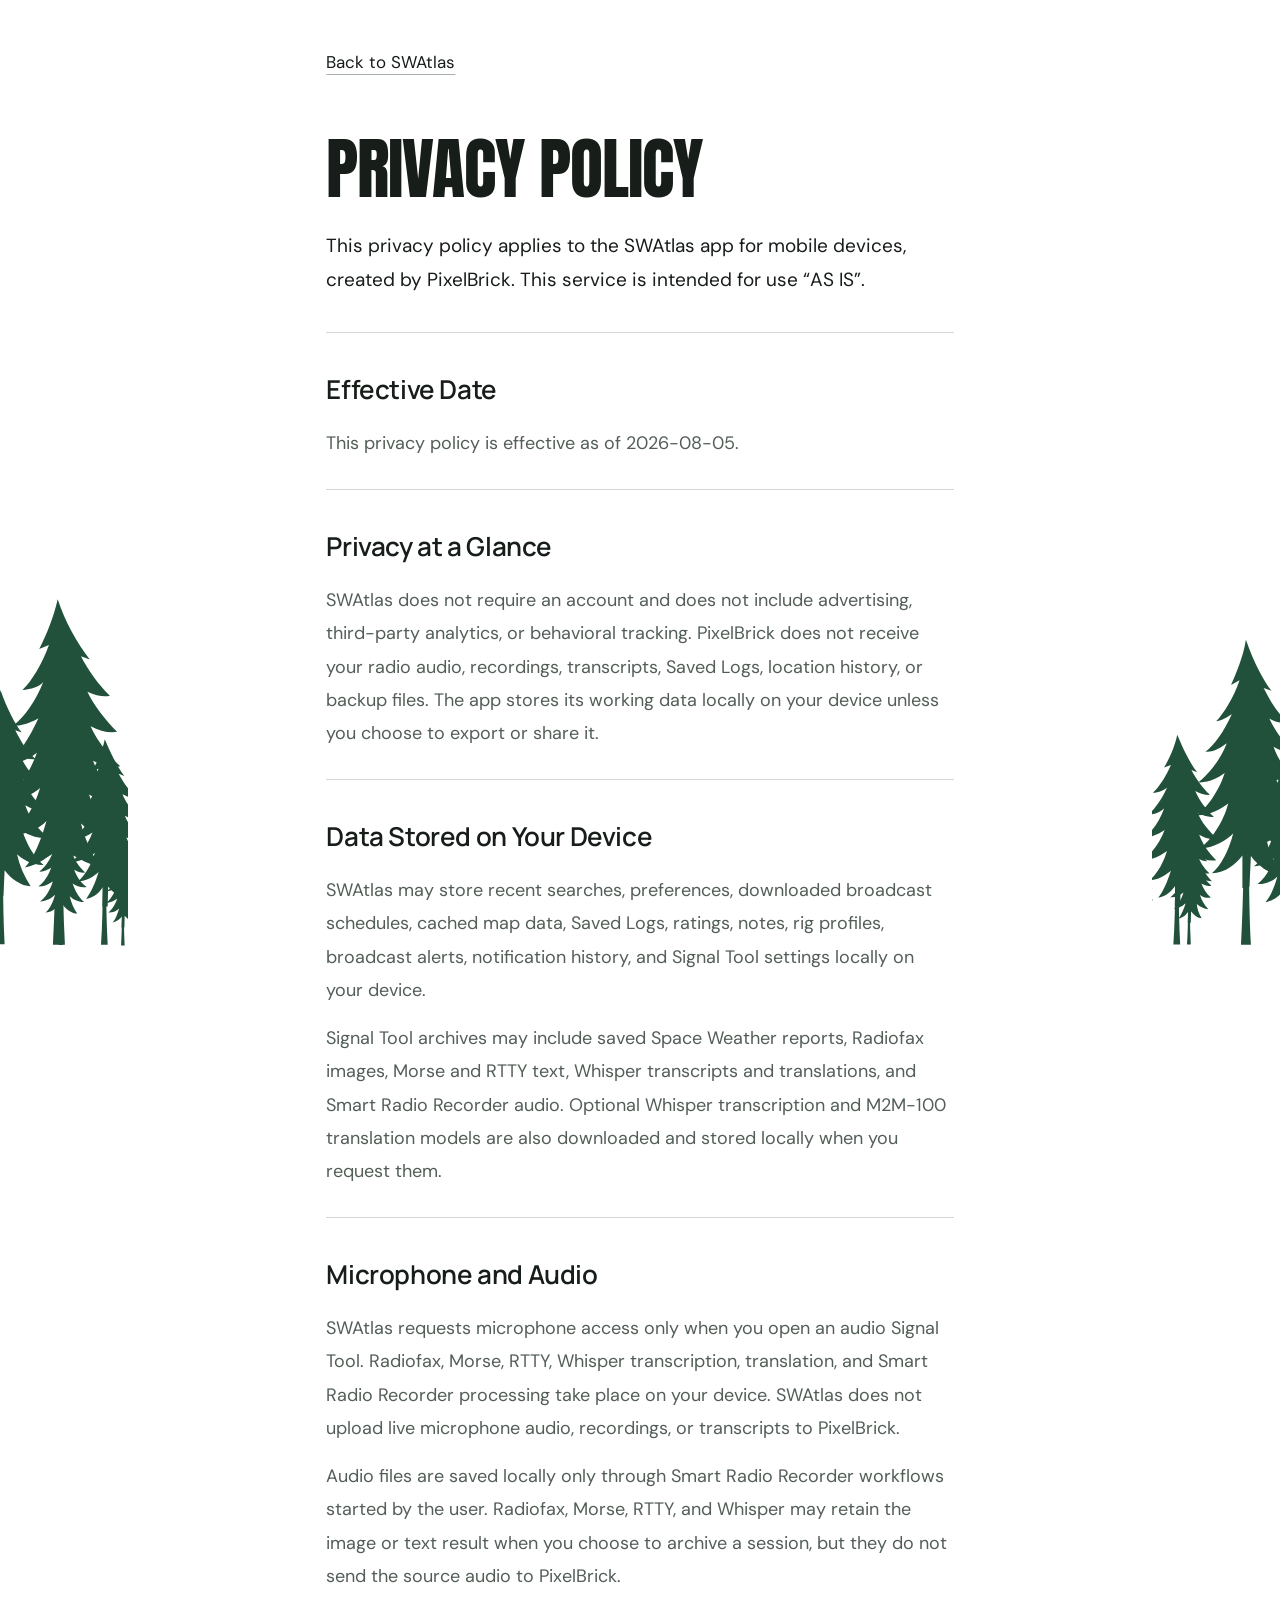
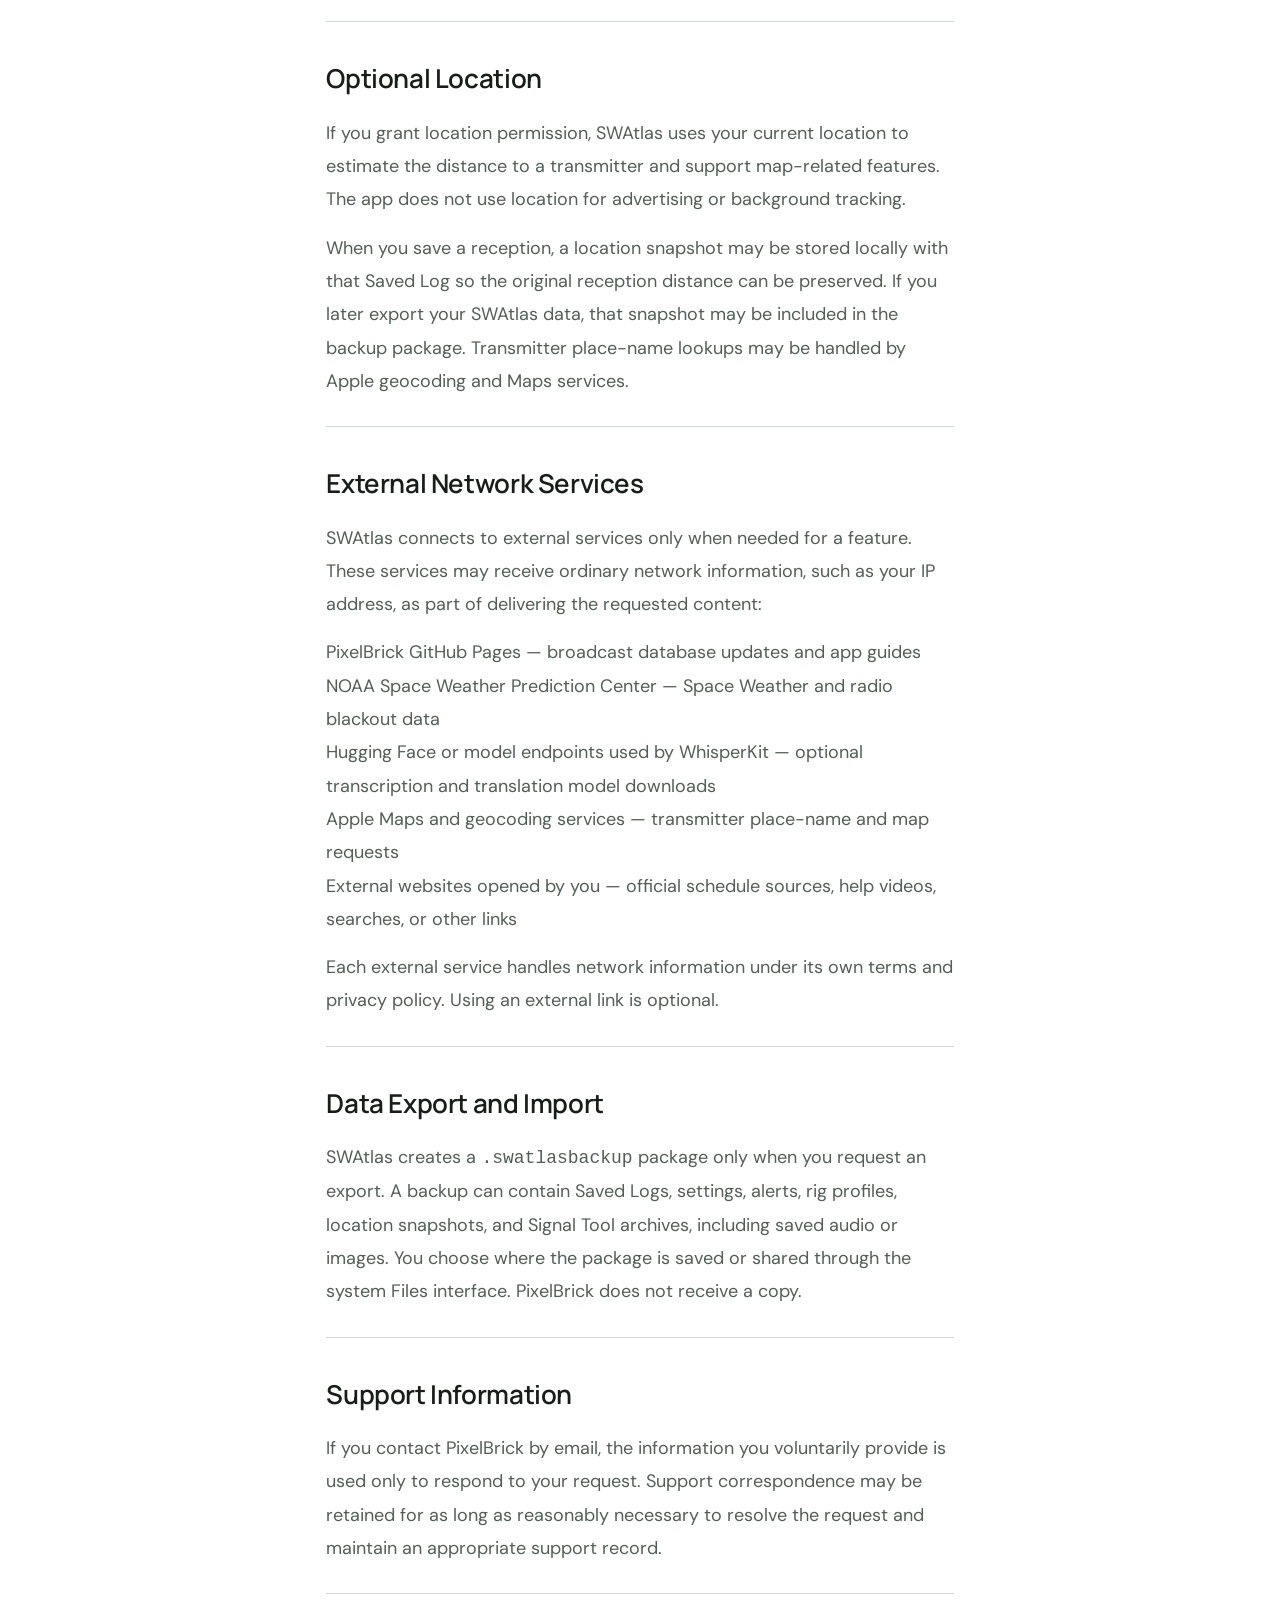
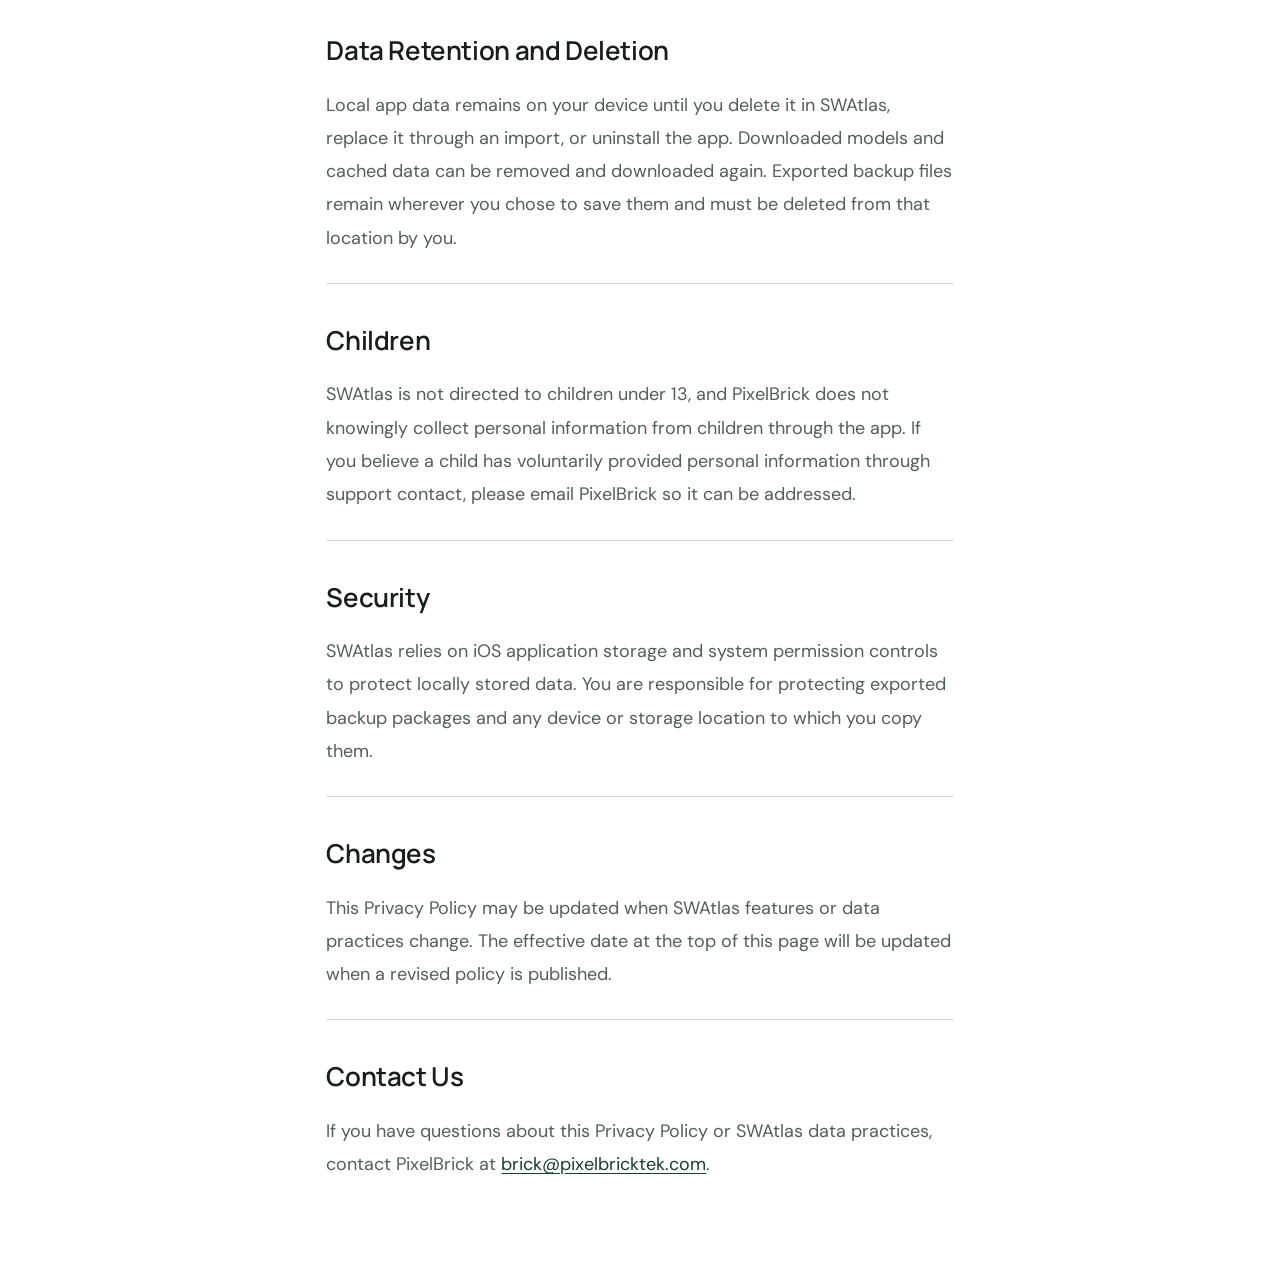
<file: privacy-policy.html>
<!DOCTYPE html>
<html lang="en">
<head>
  <meta charset="UTF-8">
  <meta name="viewport" content="width=device-width, initial-scale=1.0">
  <title>SWAtlas — Privacy Policy</title>
  <meta name="description" content="Learn how SWAtlas handles local logs, microphone audio, optional location, downloaded models, backups, and external data services.">
  <link rel="canonical" href="https://pixelbricktek.github.io/SWAtlas/privacy-policy.html">
  <meta property="og:type" content="article">
  <meta property="og:title" content="SWAtlas — Privacy Policy">
  <meta property="og:description" content="How SWAtlas handles local app data, audio, optional location, backups, and external data services.">
  <meta property="og:image" content="https://pixelbricktek.github.io/SWAtlas/og.png?v=20261014-images">
  <meta property="og:url" content="https://pixelbricktek.github.io/SWAtlas/privacy-policy.html">
  <meta name="twitter:card" content="summary_large_image">
  <meta name="twitter:title" content="SWAtlas — Privacy Policy">
  <meta name="twitter:description" content="How SWAtlas handles local app data, audio, optional location, backups, and external data services.">
  <meta name="twitter:image" content="https://pixelbricktek.github.io/SWAtlas/og.png?v=20261014-images">
  <link rel="icon" type="image/png" href="ico.png?v=20261014-images">
  <link rel="preconnect" href="https://fonts.googleapis.com">
  <link rel="preconnect" href="https://fonts.gstatic.com" crossorigin>
  <link href="https://fonts.googleapis.com/css2?family=Anton&amp;family=DM+Sans:wght@400;500;600;700&amp;family=Manrope:wght@400;500;600;700;800&amp;display=swap" rel="stylesheet">
  <link rel="stylesheet" href="style.css?v=20261012-nordic">
  <script src="nature.js?v=20261012-nordic" defer></script>
</head>
<body class="privacy-policy-page">
  <div class="page-shell">
    <div class="ambient ambient-1"></div>
    <div class="ambient ambient-2"></div>
    <div class="ambient ambient-3"></div>

    <header class="hero">
      <a href="index.html" class="privacy-back">Back to SWAtlas</a>
      <div class="hero-grid">
        <div class="hero-copy">
          <h1>Privacy Policy</h1>
          <p class="hero-text">
            This privacy policy applies to the SWAtlas app for mobile devices, created by PixelBrick. This service is intended for use “AS IS”.
          </p>
        </div>
      </div>
    </header>

    <main>
      <section class="section">
        <article class="glass-card intro-main privacy-policy-card">
          <h2 class="mini-tag">Effective Date</h2>
          <p>This privacy policy is effective as of 2026-08-05.</p>

          <h2 class="mini-tag">Privacy at a Glance</h2>
          <p>
            SWAtlas does not require an account and does not include advertising, third-party analytics, or behavioral tracking. PixelBrick does not receive your radio audio, recordings, transcripts, Saved Logs, location history, or backup files. The app stores its working data locally on your device unless you choose to export or share it.
          </p>

          <h2 class="mini-tag">Data Stored on Your Device</h2>
          <p>
            SWAtlas may store recent searches, preferences, downloaded broadcast schedules, cached map data, Saved Logs, ratings, notes, rig profiles, broadcast alerts, notification history, and Signal Tool settings locally on your device.
          </p>
          <p>
            Signal Tool archives may include saved Space Weather reports, Radiofax images, Morse and RTTY text, Whisper transcripts and translations, and Smart Radio Recorder audio. Optional Whisper transcription and M2M-100 translation models are also downloaded and stored locally when you request them.
          </p>

          <h2 class="mini-tag">Microphone and Audio</h2>
          <p>
            SWAtlas requests microphone access only when you open an audio Signal Tool. Radiofax, Morse, RTTY, Whisper transcription, translation, and Smart Radio Recorder processing take place on your device. SWAtlas does not upload live microphone audio, recordings, or transcripts to PixelBrick.
          </p>
          <p>
            Audio files are saved locally only through Smart Radio Recorder workflows started by the user. Radiofax, Morse, RTTY, and Whisper may retain the image or text result when you choose to archive a session, but they do not send the source audio to PixelBrick.
          </p>

          <h2 class="mini-tag">Optional Location</h2>
          <p>
            If you grant location permission, SWAtlas uses your current location to estimate the distance to a transmitter and support map-related features. The app does not use location for advertising or background tracking.
          </p>
          <p>
            When you save a reception, a location snapshot may be stored locally with that Saved Log so the original reception distance can be preserved. If you later export your SWAtlas data, that snapshot may be included in the backup package. Transmitter place-name lookups may be handled by Apple geocoding and Maps services.
          </p>

          <h2 class="mini-tag">External Network Services</h2>
          <p>
            SWAtlas connects to external services only when needed for a feature. These services may receive ordinary network information, such as your IP address, as part of delivering the requested content:
          </p>
          <p>
            PixelBrick GitHub Pages — broadcast database updates and app guides<br>
            NOAA Space Weather Prediction Center — Space Weather and radio blackout data<br>
            Hugging Face or model endpoints used by WhisperKit — optional transcription and translation model downloads<br>
            Apple Maps and geocoding services — transmitter place-name and map requests<br>
            External websites opened by you — official schedule sources, help videos, searches, or other links
          </p>
          <p>
            Each external service handles network information under its own terms and privacy policy. Using an external link is optional.
          </p>

          <h2 class="mini-tag">Data Export and Import</h2>
          <p>
            SWAtlas creates a <code>.swatlasbackup</code> package only when you request an export. A backup can contain Saved Logs, settings, alerts, rig profiles, location snapshots, and Signal Tool archives, including saved audio or images. You choose where the package is saved or shared through the system Files interface. PixelBrick does not receive a copy.
          </p>

          <h2 class="mini-tag">Support Information</h2>
          <p>
            If you contact PixelBrick by email, the information you voluntarily provide is used only to respond to your request. Support correspondence may be retained for as long as reasonably necessary to resolve the request and maintain an appropriate support record.
          </p>

          <h2 class="mini-tag">Data Retention and Deletion</h2>
          <p>
            Local app data remains on your device until you delete it in SWAtlas, replace it through an import, or uninstall the app. Downloaded models and cached data can be removed and downloaded again. Exported backup files remain wherever you chose to save them and must be deleted from that location by you.
          </p>

          <h2 class="mini-tag">Children</h2>
          <p>
            SWAtlas is not directed to children under 13, and PixelBrick does not knowingly collect personal information from children through the app. If you believe a child has voluntarily provided personal information through support contact, please email PixelBrick so it can be addressed.
          </p>

          <h2 class="mini-tag">Security</h2>
          <p>
            SWAtlas relies on iOS application storage and system permission controls to protect locally stored data. You are responsible for protecting exported backup packages and any device or storage location to which you copy them.
          </p>

          <h2 class="mini-tag">Changes</h2>
          <p>
            This Privacy Policy may be updated when SWAtlas features or data practices change. The effective date at the top of this page will be updated when a revised policy is published.
          </p>

          <h2 class="mini-tag">Contact Us</h2>
          <p>
            If you have questions about this Privacy Policy or SWAtlas data practices, contact PixelBrick at <a href="mailto:brick@pixelbricktek.com">brick@pixelbricktek.com</a>.
          </p>
        </article>
      </section>
    </main>
  </div>
</body>
</html>
</file>
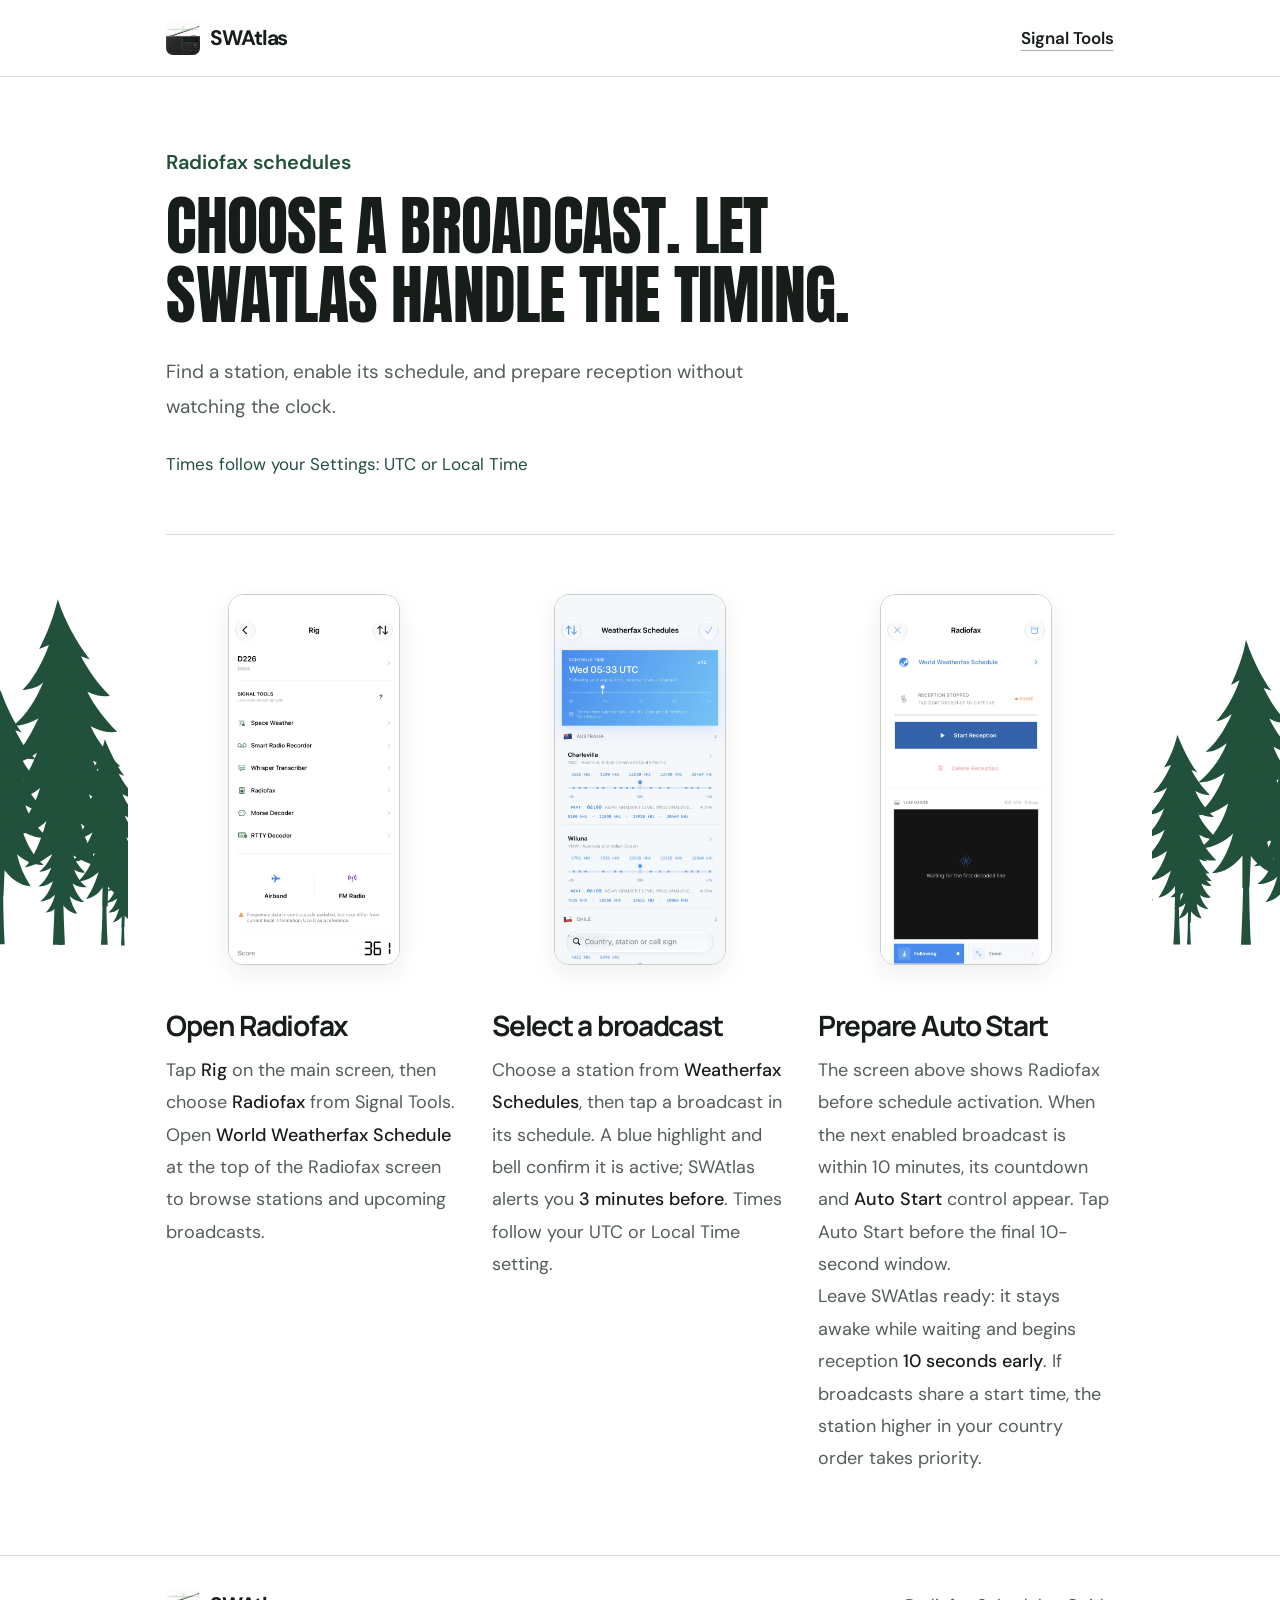
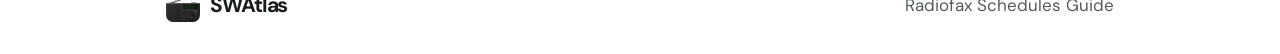
<file: radiofax-schedule-guide.html>
<!DOCTYPE html>
<html lang="en">
<head>
  <meta charset="UTF-8">
  <meta name="viewport" content="width=device-width, initial-scale=1.0">
  <meta name="theme-color" content="#f6f5f0">
  <title>Radiofax Schedules Guide — SWAtlas</title>
  <meta name="description" content="A concise three-step guide to Radiofax schedules, alerts, and Auto Start in SWAtlas.">
  <link rel="canonical" href="https://pixelbricktek.github.io/SWAtlas/radiofax-schedule-guide.html">
  <meta property="og:type" content="article">
  <meta property="og:title" content="Radiofax Schedules Guide — SWAtlas">
  <meta property="og:description" content="Choose a worldwide Radiofax broadcast, enable its alert, and prepare Auto Start in SWAtlas.">
  <meta property="og:image" content="https://pixelbricktek.github.io/SWAtlas/og.png?v=20261014-images">
  <meta property="og:url" content="https://pixelbricktek.github.io/SWAtlas/radiofax-schedule-guide.html">
  <meta name="twitter:card" content="summary_large_image">
  <meta name="twitter:title" content="Radiofax Schedules Guide — SWAtlas">
  <meta name="twitter:description" content="Choose, prepare, and receive scheduled Radiofax broadcasts with SWAtlas.">
  <meta name="twitter:image" content="https://pixelbricktek.github.io/SWAtlas/og.png?v=20261014-images">
  <link rel="icon" type="image/png" href="ico.png?v=20261014-images">
  <link rel="preload" as="image" href="radiofax-schedule-select-broadcast.webp" type="image/webp">
  <link rel="preconnect" href="https://fonts.googleapis.com">
  <link rel="preconnect" href="https://fonts.gstatic.com" crossorigin>
  <link href="https://fonts.googleapis.com/css2?family=Anton&amp;family=DM+Sans:wght@400;500;600;700&amp;family=Manrope:wght@400;500;600;700;800&amp;display=swap" rel="stylesheet">
  <link rel="stylesheet" href="style.css?v=20261012-nordic">
  <script type="application/ld+json">
  {
    "@context": "https://schema.org",
    "@type": "HowTo",
    "name": "Use Radiofax schedules and Auto Start in SWAtlas",
    "description": "Choose a Radiofax broadcast, prepare Auto Start, and leave SWAtlas ready to receive it.",
    "step": [
      {"@type": "HowToStep", "name": "Select a broadcast", "text": "Open Worldwide Radiofax Schedules, choose a station, and select a broadcast."},
      {"@type": "HowToStep", "name": "Tap Auto Start", "text": "When an enabled broadcast is within 10 minutes, open Radiofax and tap Auto Start before the final 10-second window."},
      {"@type": "HowToStep", "name": "Leave SWAtlas ready", "text": "Keep SWAtlas ready so reception can begin 10 seconds early."}
    ]
  }
  </script>
  <script src="nature.js?v=20261012-nordic" defer></script>
</head>
<body class="signal-help-page schedule-guide-page">
  <a class="help-skip-link" href="#main-content">Skip to the guide</a>
  <div class="grain" aria-hidden="true"></div>

  <header class="help-topbar">
    <div class="help-topbar-inner">
      <a href="index.html" class="top-brand" aria-label="SWAtlas home">
        <span class="brand-mark"><img src="ico.png?v=20261014-images" alt=""></span>
        <span>SWAtlas</span>
      </a>
      <div class="help-menu-panel">
        <a class="schedule-guide-back" href="signaltools.html#radiofax"> Signal Tools</a>
      </div>
    </div>
  </header>

  <main class="schedule-main" id="main-content">
    <section class="schedule-guide-hero" aria-labelledby="schedule-guide-title">
      <div class="help-eyebrow">Radiofax schedules</div>
      <h1 id="schedule-guide-title">Choose a broadcast. Let SWAtlas handle the <em>timing.</em></h1>
      <p>Find a station, enable its schedule, and prepare reception without watching the clock.</p>
      <div class="schedule-time-note">Times follow your Settings: UTC or Local Time</div>
    </section>

    <section class="schedule-steps" aria-label="Radiofax schedules in three steps">
      <article class="schedule-step">
        <figure class="schedule-step-media">
          <img src="f9.webp?v=20261014-images" alt="Rig screen with Radiofax in the Signal Tools list" width="1179" height="2556" decoding="async">
        </figure>
        <div class="schedule-step-copy">
          <h2>Open Radiofax</h2>
          <p>Tap <strong>Rig</strong> on the main screen, then choose <strong>Radiofax</strong> from Signal Tools. Open <strong>World Weatherfax Schedule</strong> at the top of the Radiofax screen to browse stations and upcoming broadcasts.</p>
        </div>
      </article>

      <article class="schedule-step">
        <figure class="schedule-step-media">
          <img src="radiofax-schedule-select-broadcast.webp?v=20261014-images" alt="World Weatherfax schedule showing station frequencies, timelines, and upcoming broadcasts" width="1179" height="2556" loading="lazy" decoding="async">
        </figure>
        <div class="schedule-step-copy">
          <h2>Select a broadcast</h2>
          <p>Choose a station from <strong>Weatherfax Schedules</strong>, then tap a broadcast in its schedule. A blue highlight and bell confirm it is active; SWAtlas alerts you <strong>3 minutes before</strong>. Times follow your UTC or Local Time setting.</p>
        </div>
      </article>

      <article class="schedule-step">
        <figure class="schedule-step-media">
          <img src="signal1.webp?v=20261014-images" alt="Radiofax before a scheduled broadcast is enabled, showing Start Reception and an empty live image" width="1179" height="2556" loading="lazy" decoding="async">
        </figure>
        <div class="schedule-step-copy">
          <h2>Prepare Auto Start</h2>
          <p>The screen above shows Radiofax before schedule activation. When the next enabled broadcast is within 10 minutes, its countdown and <strong>Auto Start</strong> control appear. Tap Auto Start before the final 10-second window.</p>
          <p>Leave SWAtlas ready: it stays awake while waiting and begins reception <strong>10 seconds early</strong>. If broadcasts share a start time, the station higher in your country order takes priority.</p>
        </div>
      </article>
    </section>
  </main>

  <footer class="help-footer">
    <a href="index.html" class="top-brand"><span class="brand-mark"><img src="ico.png?v=20261014-images" alt=""></span><span>SWAtlas</span></a>
    <p>Radiofax Schedules Guide</p>
  </footer>
</body>
</html>
</file>
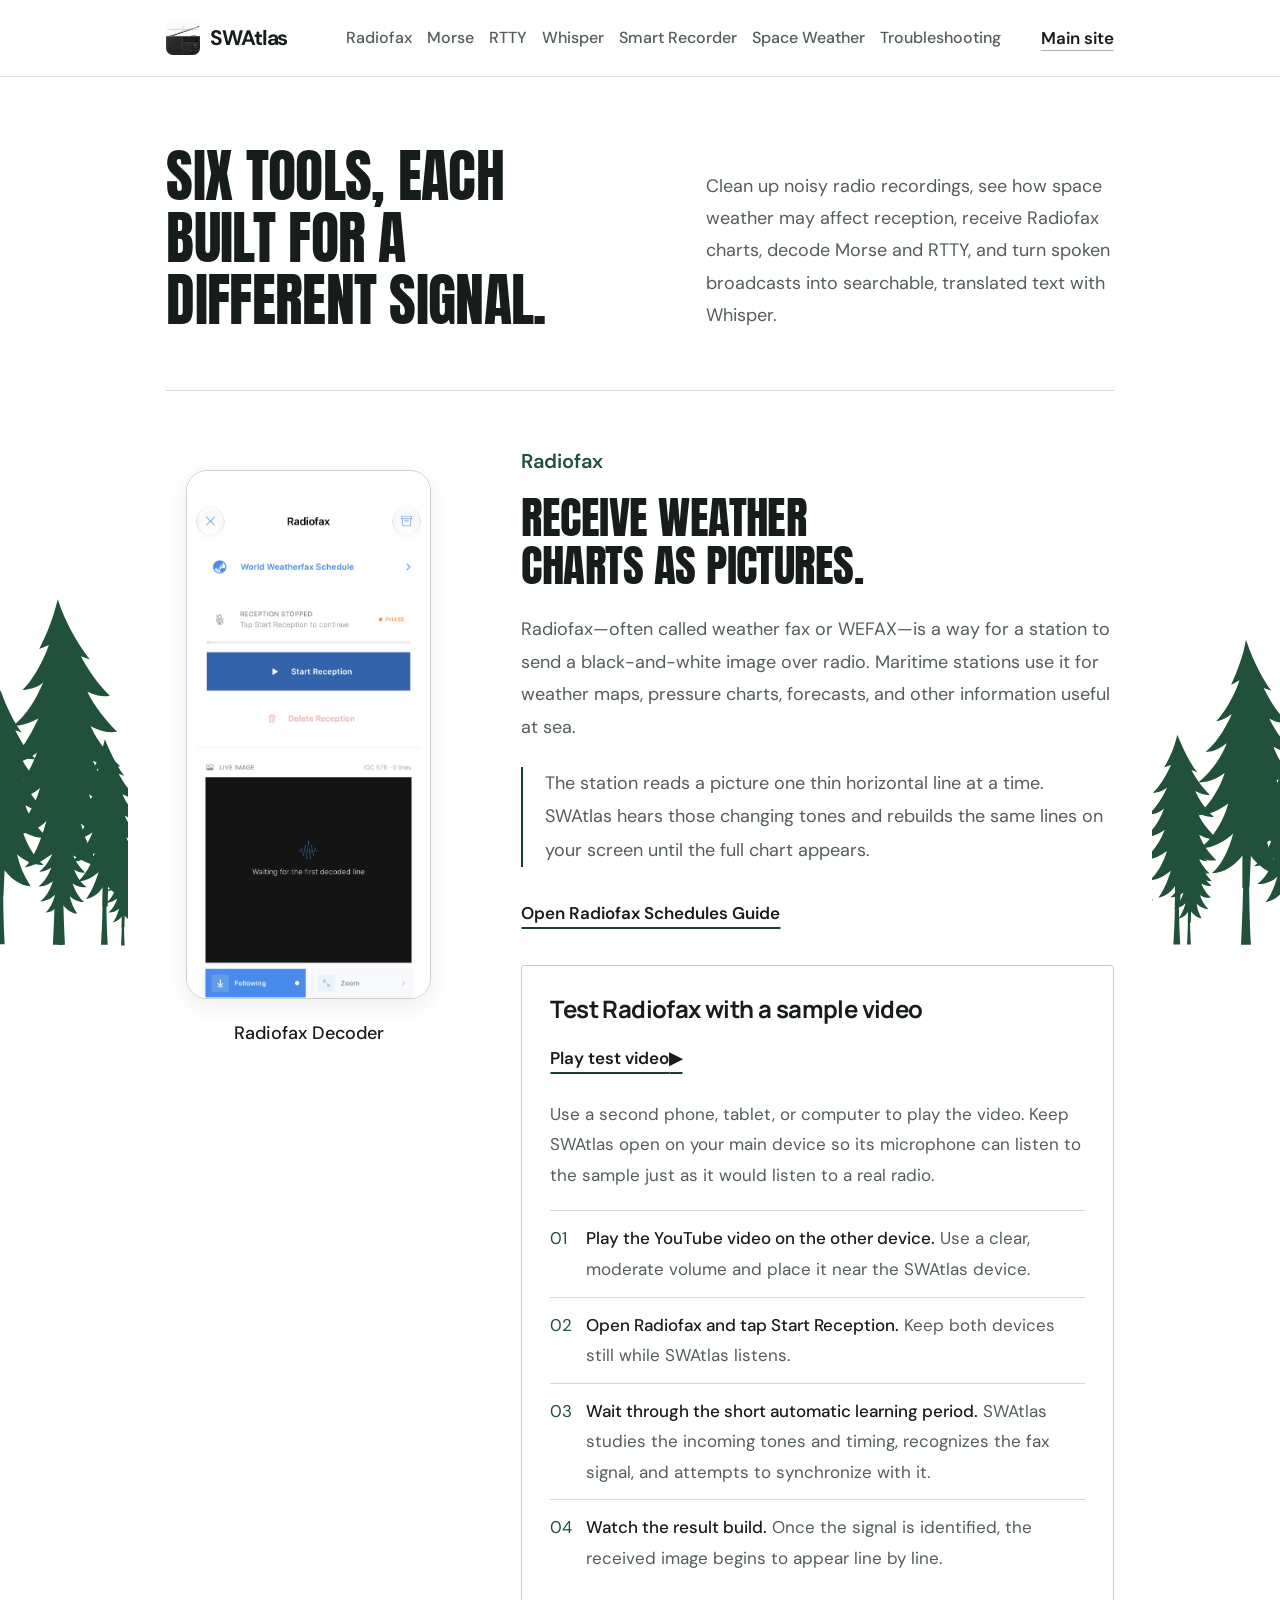
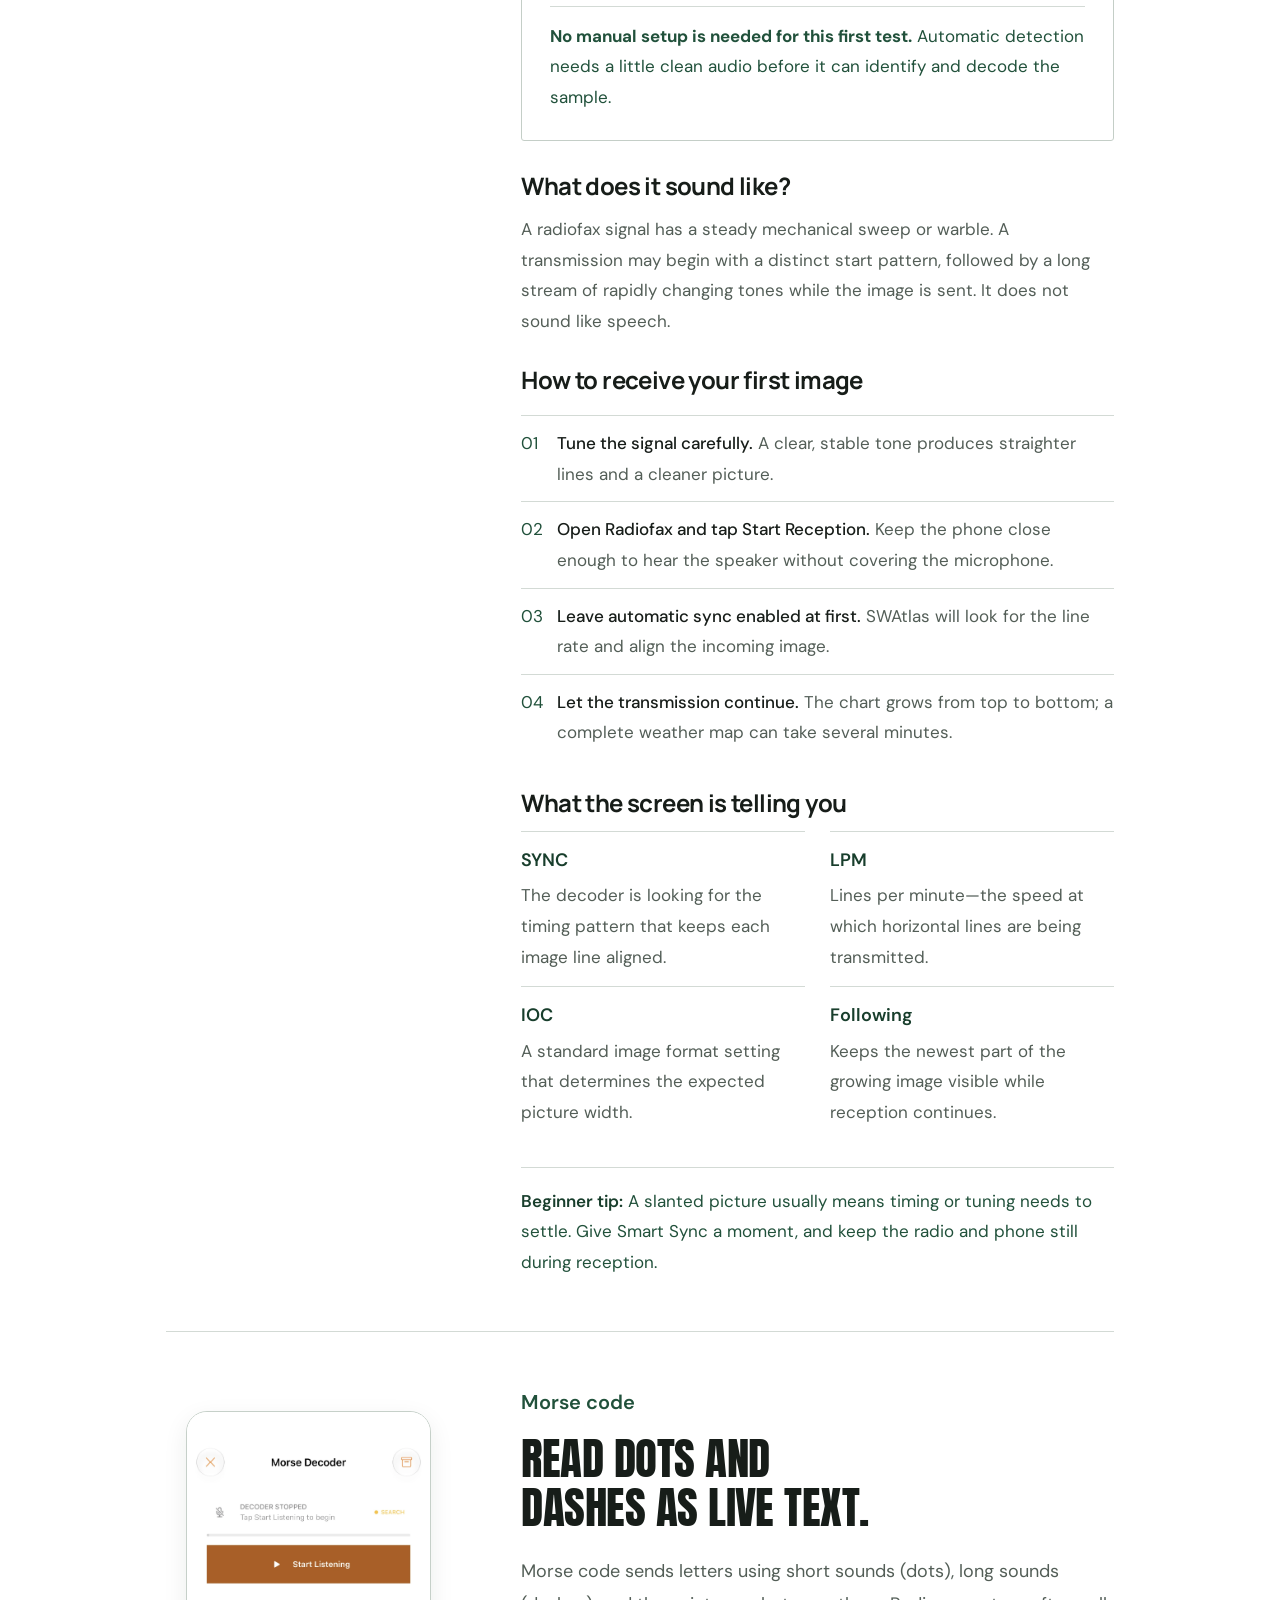
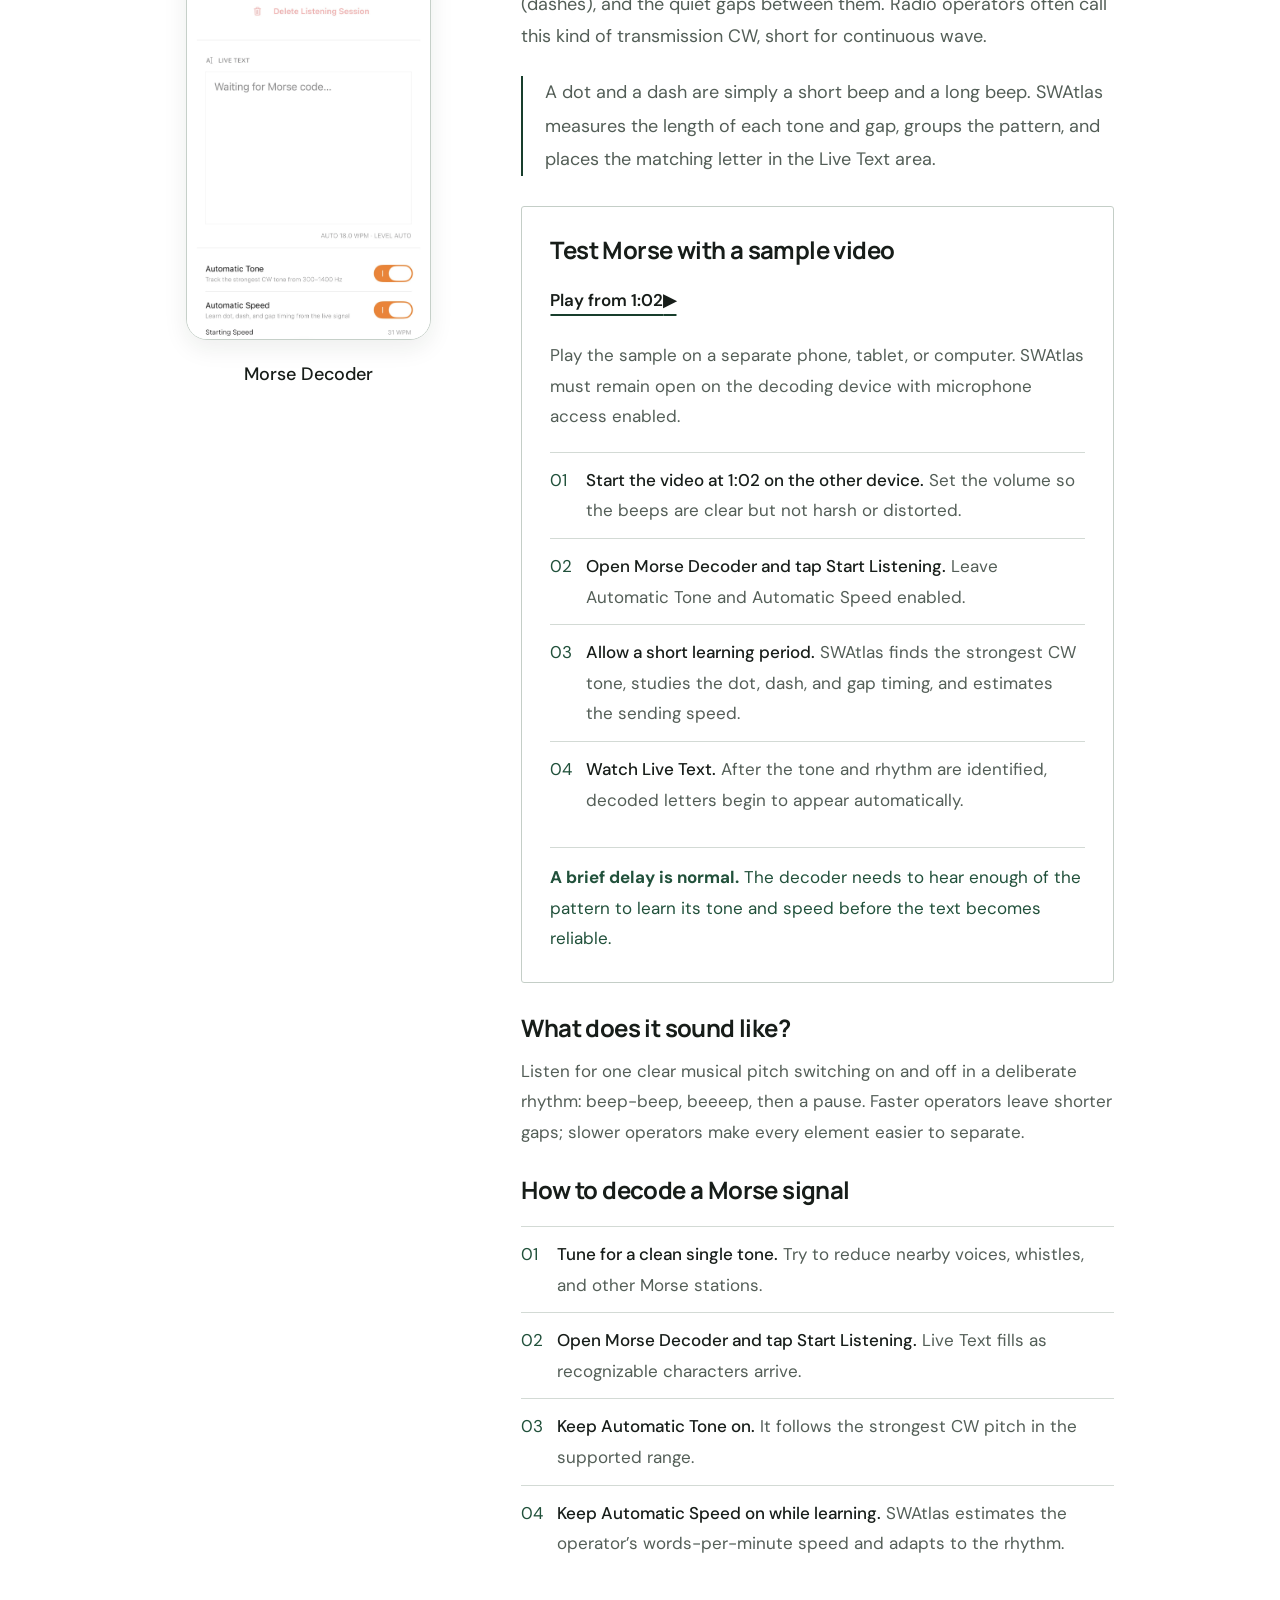
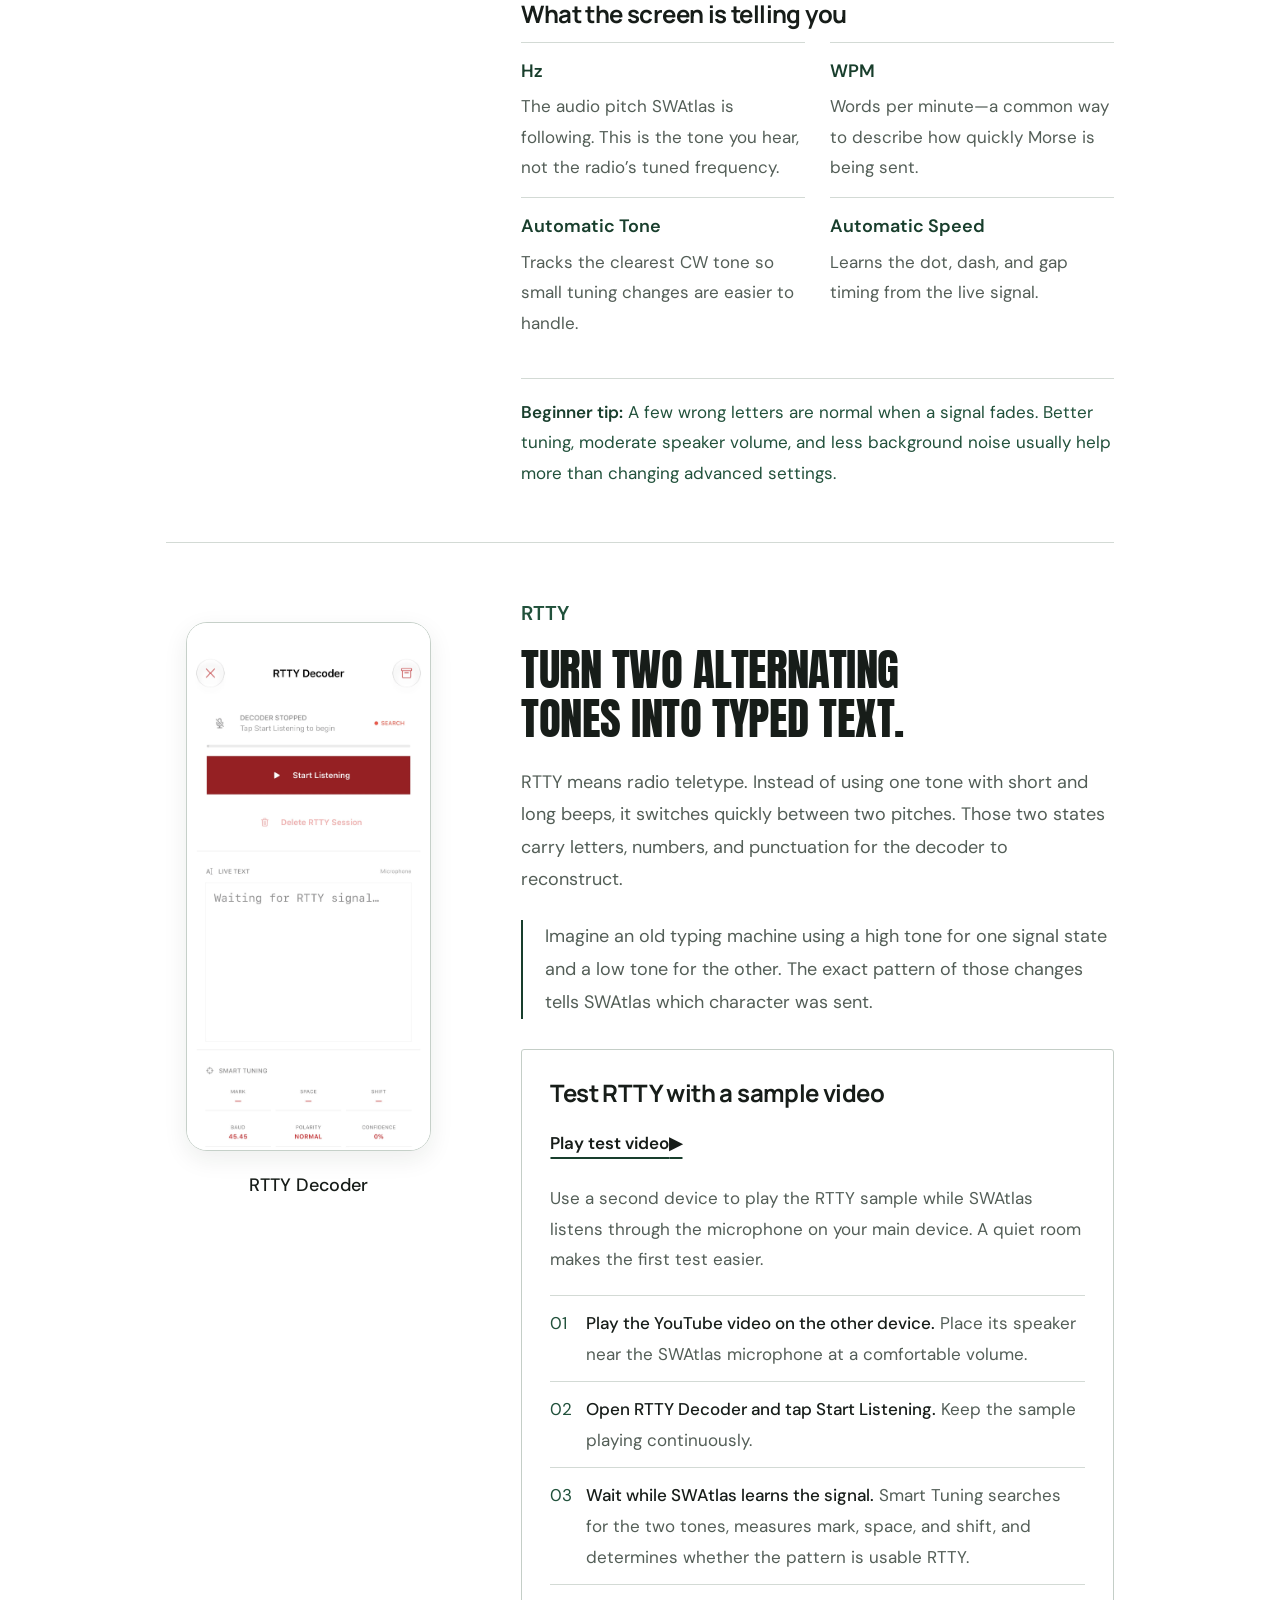
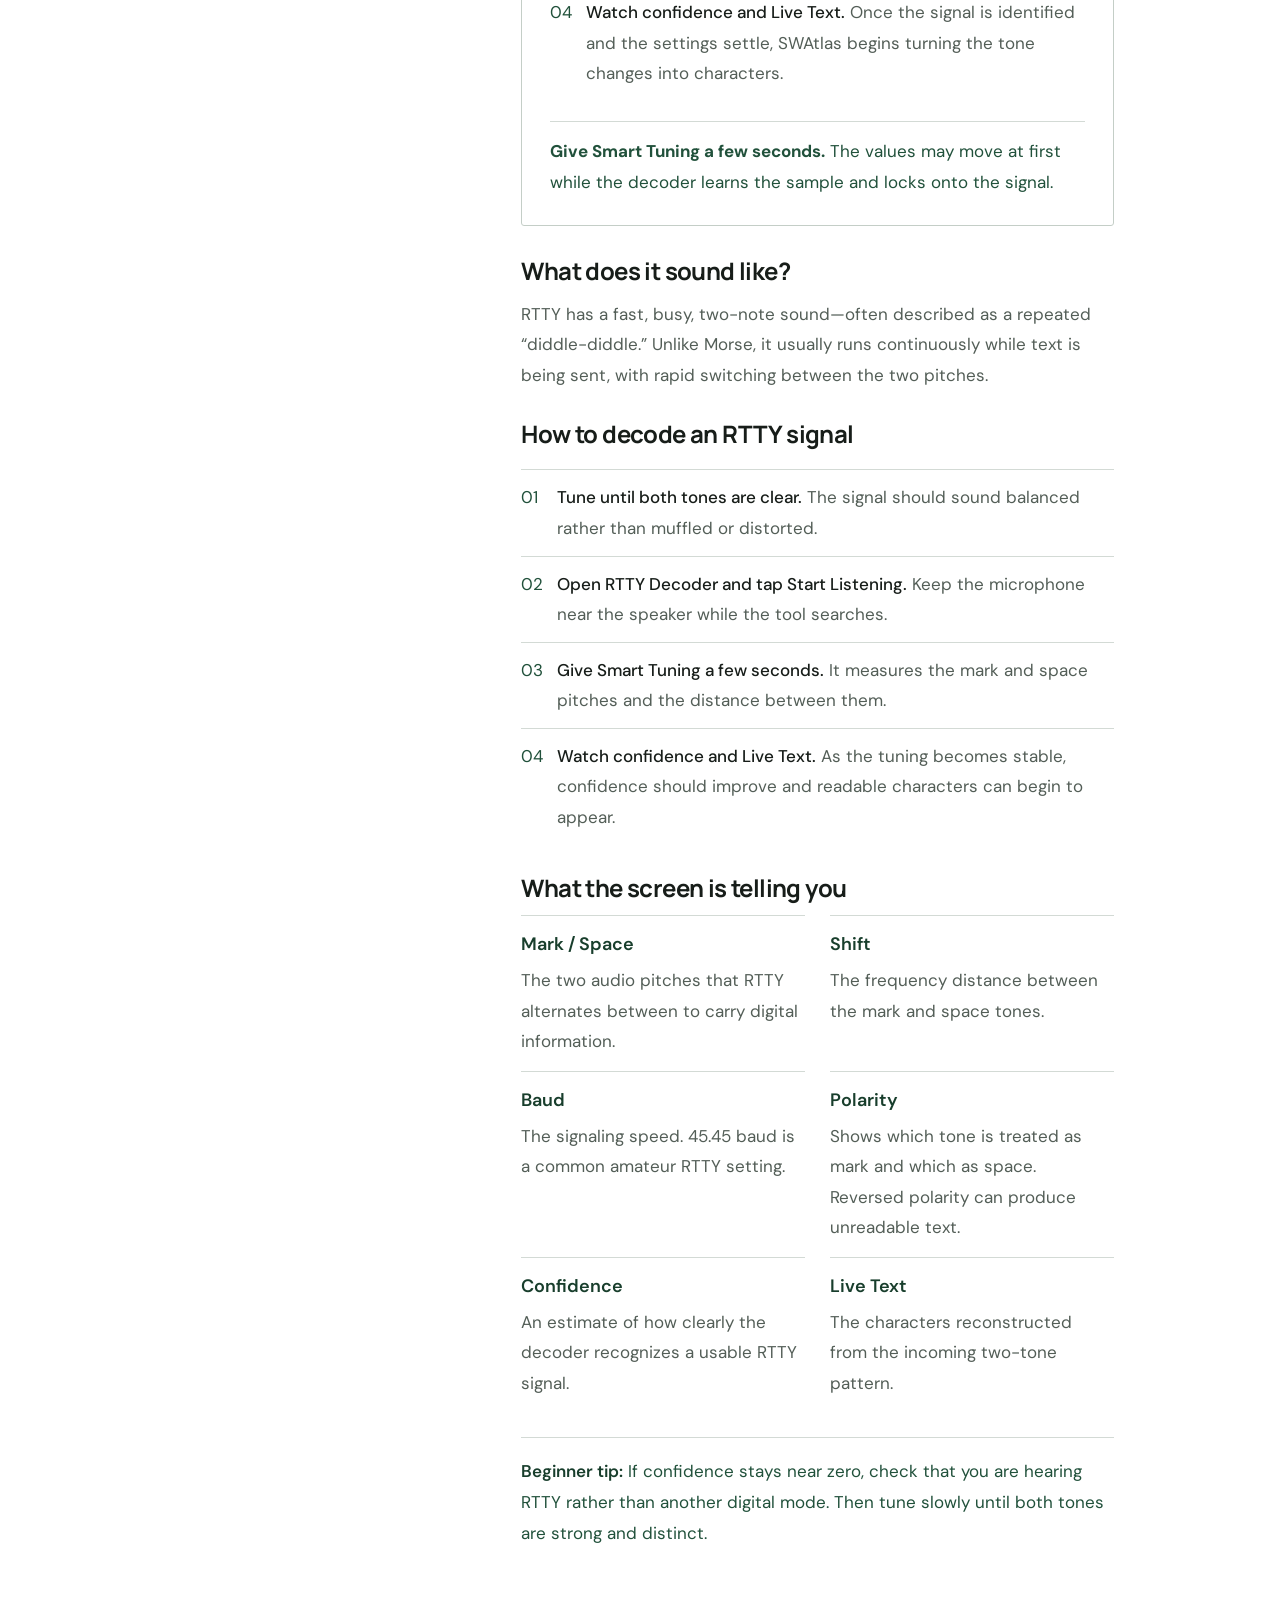
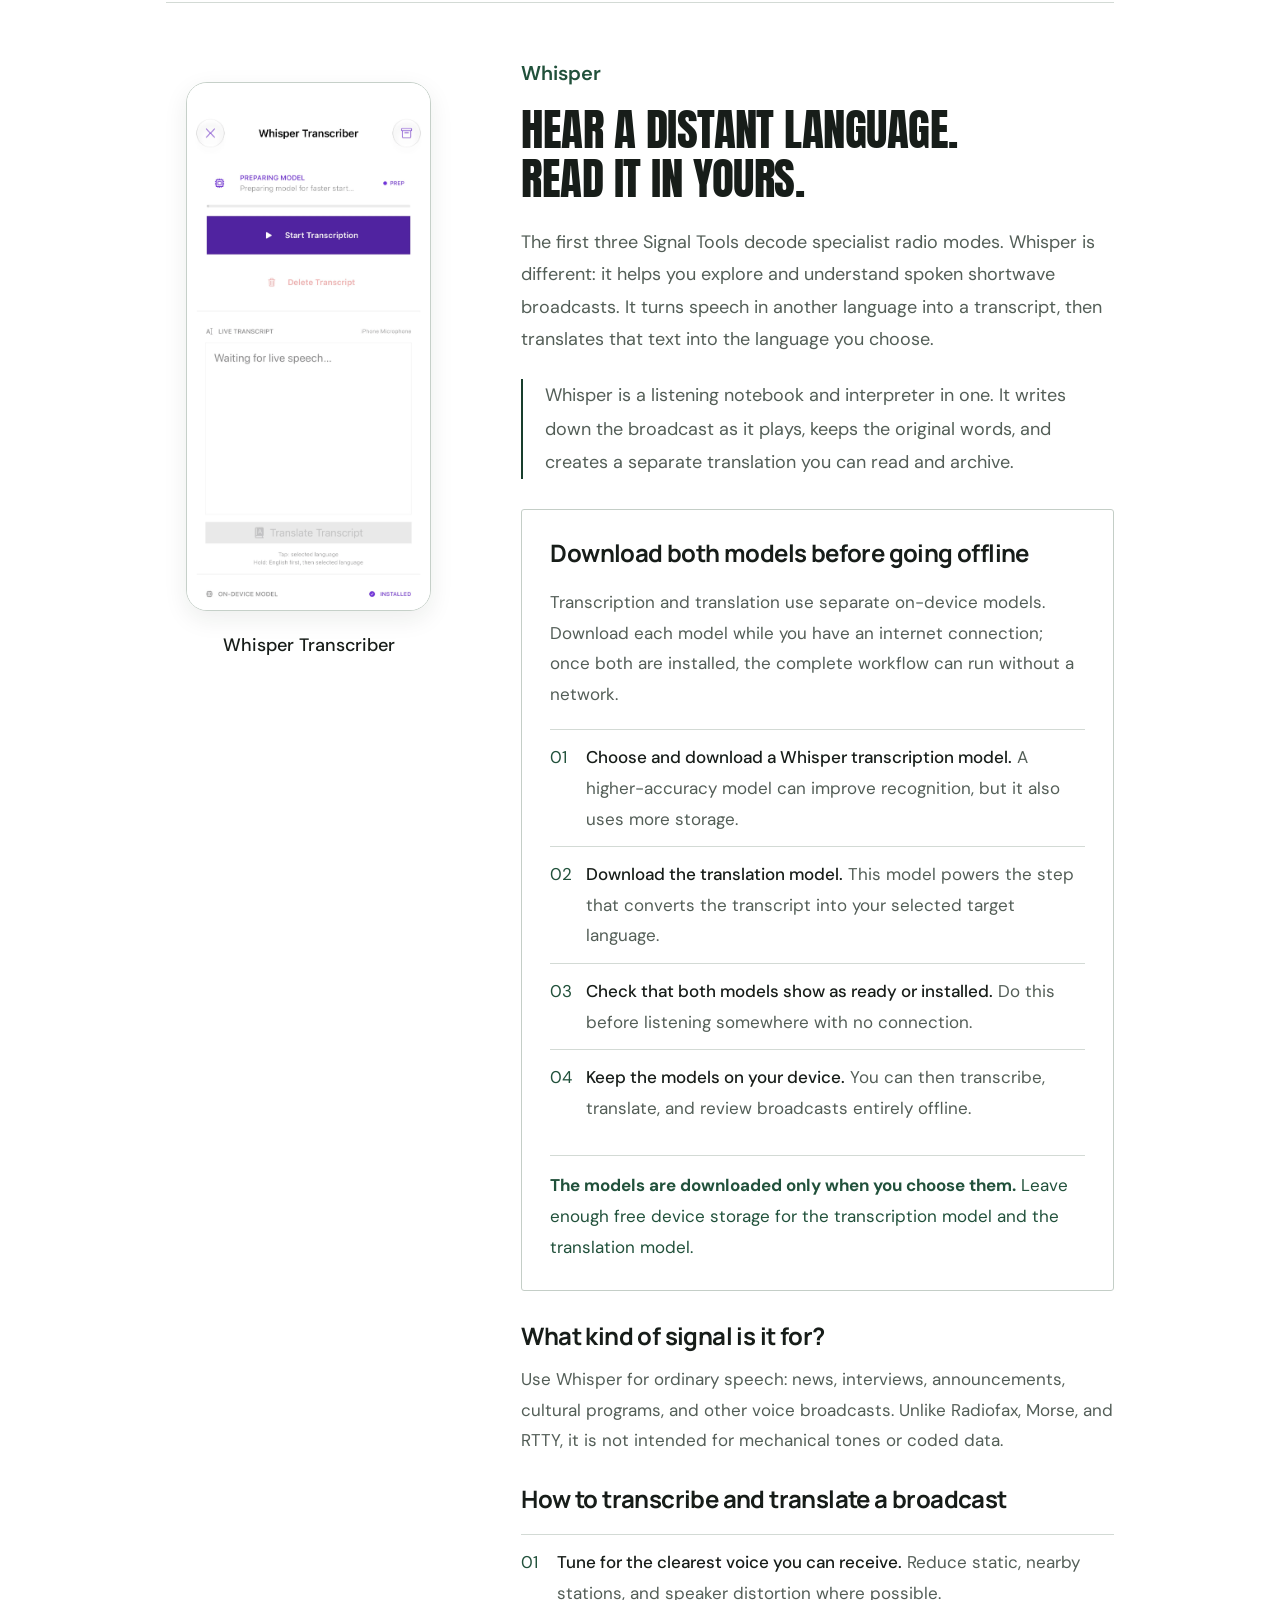
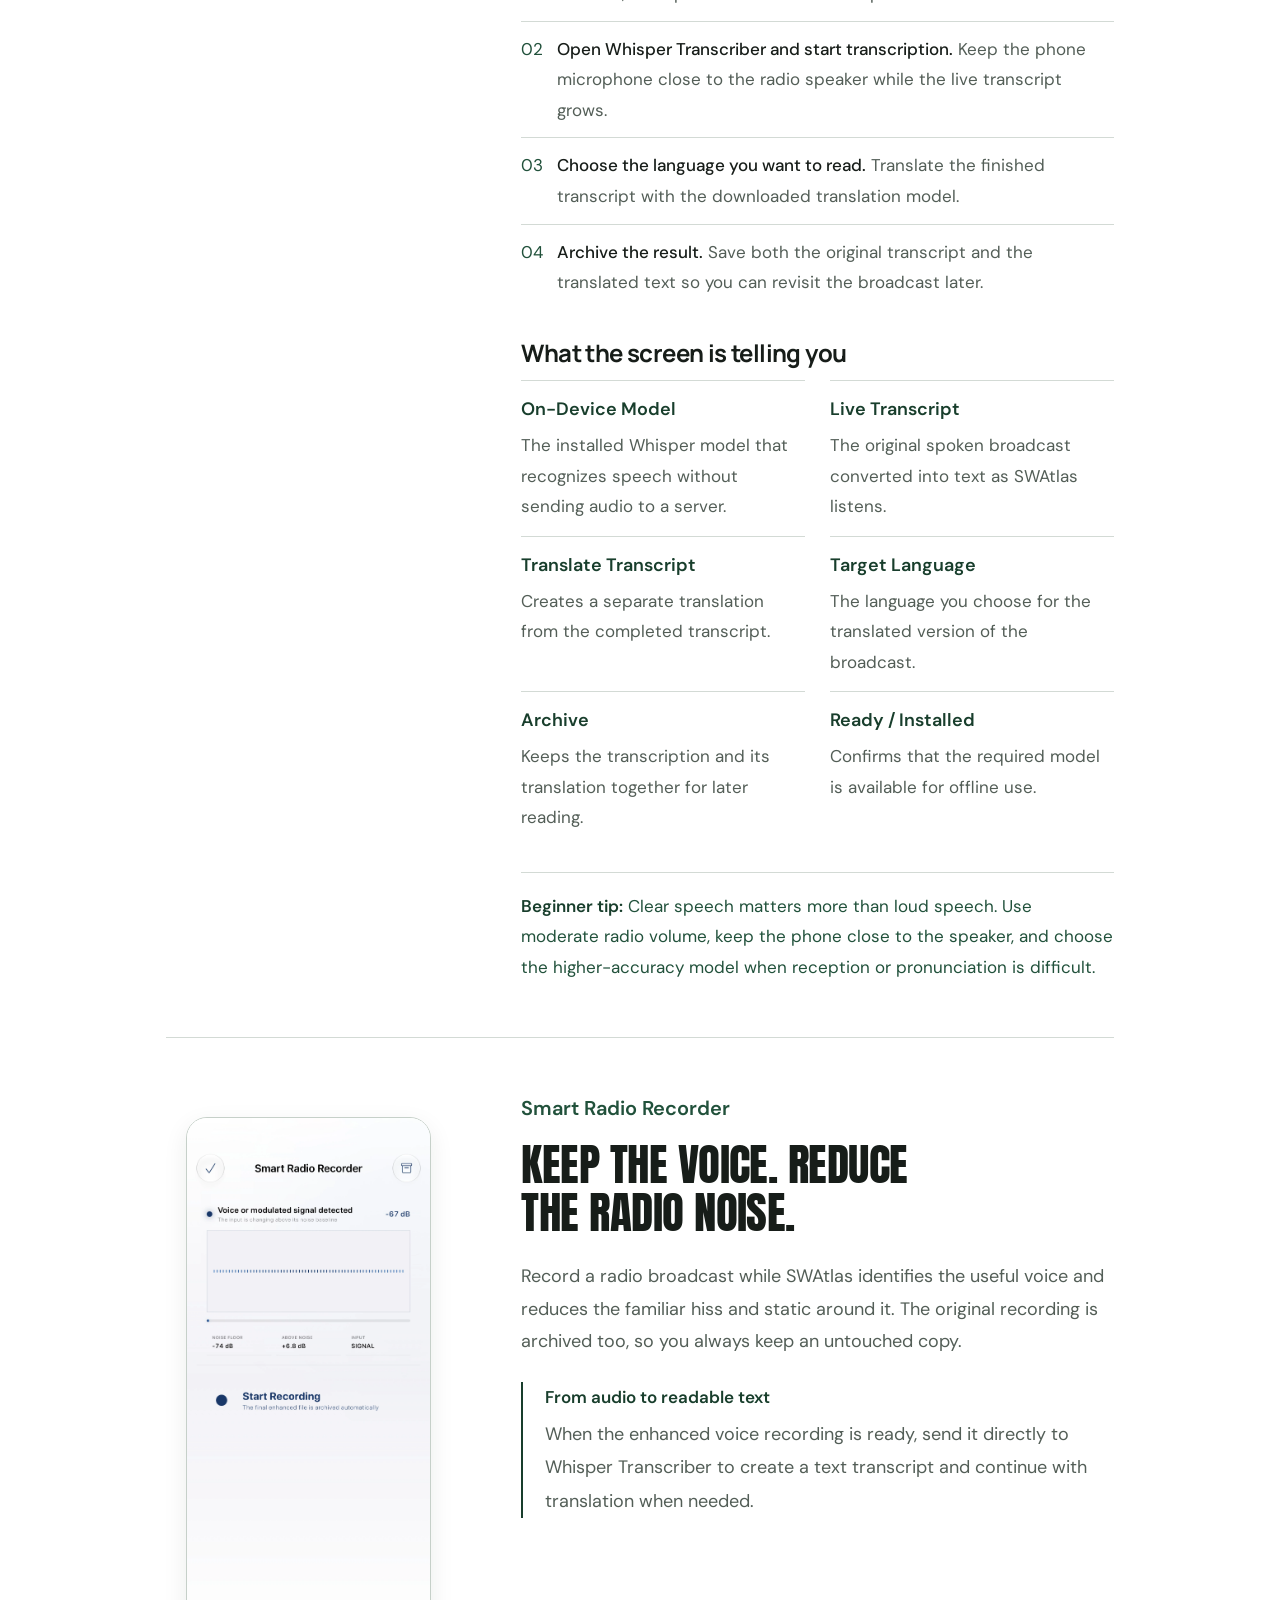
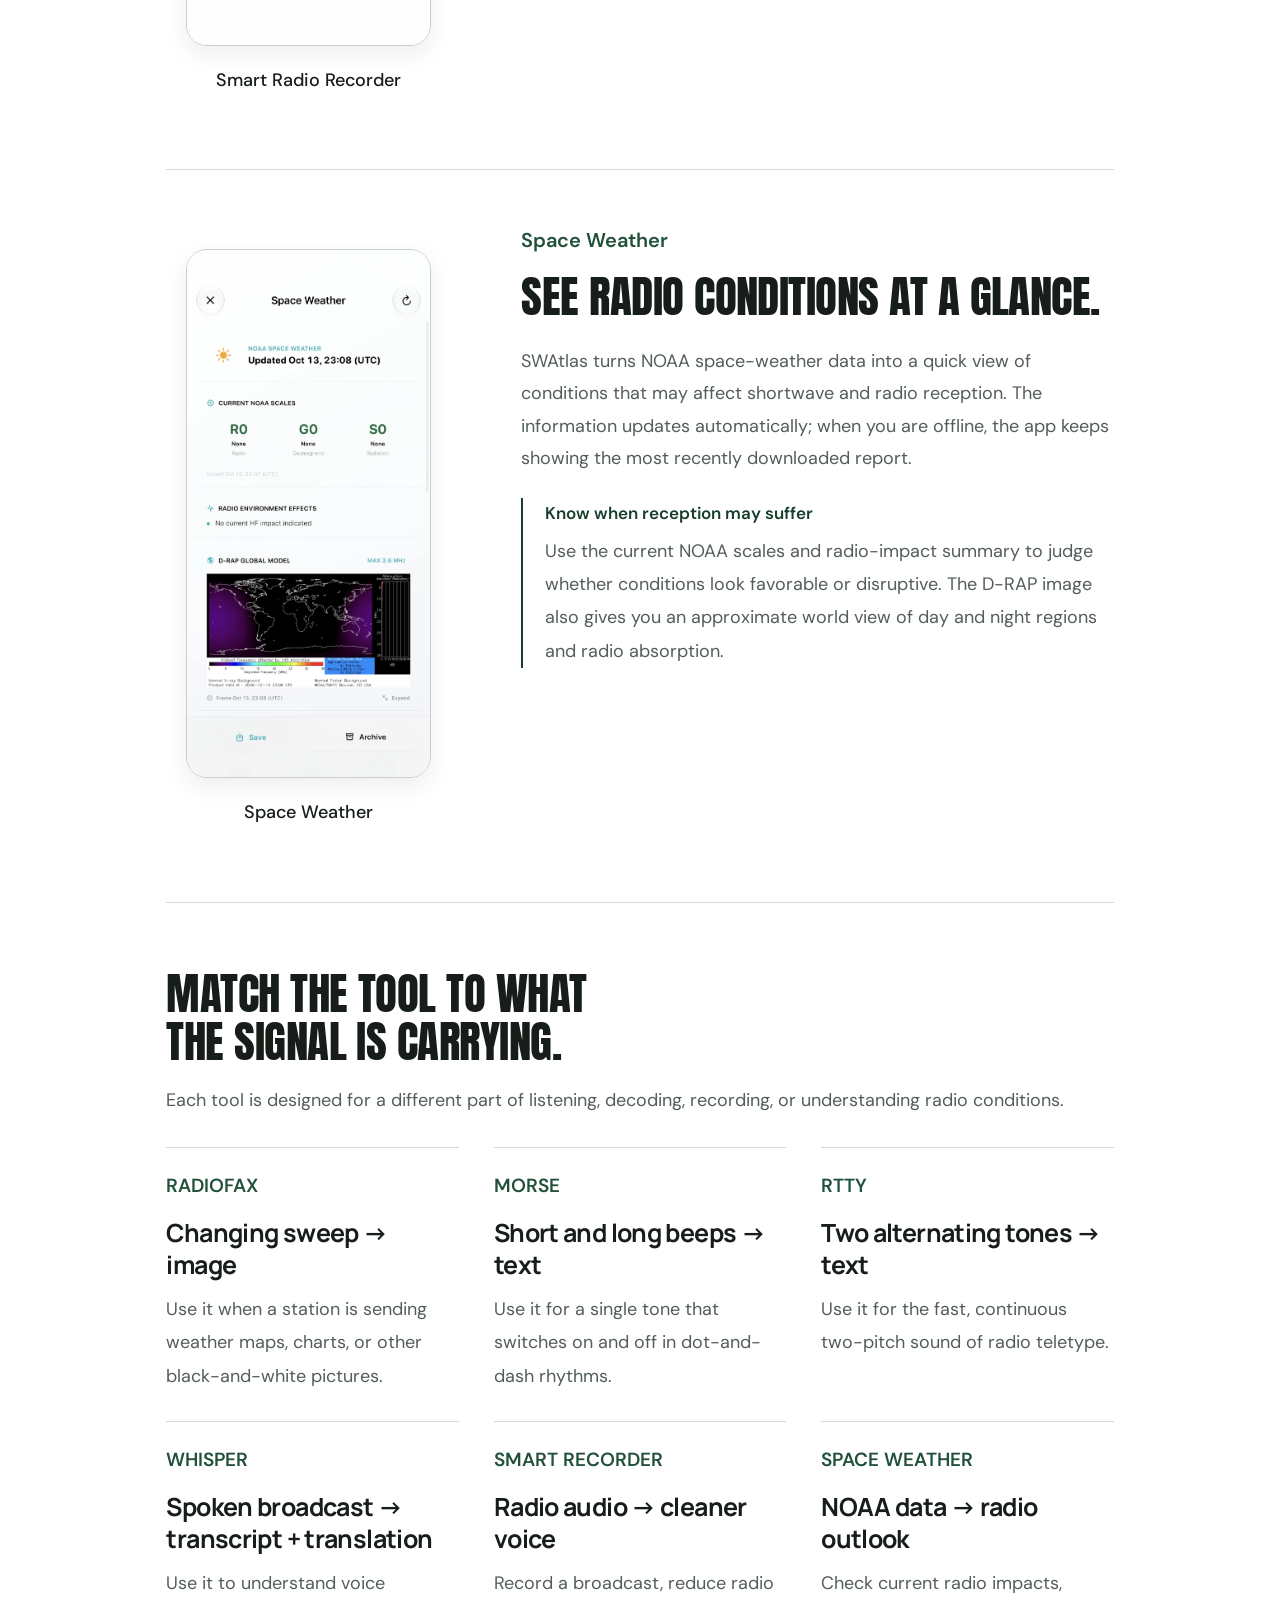
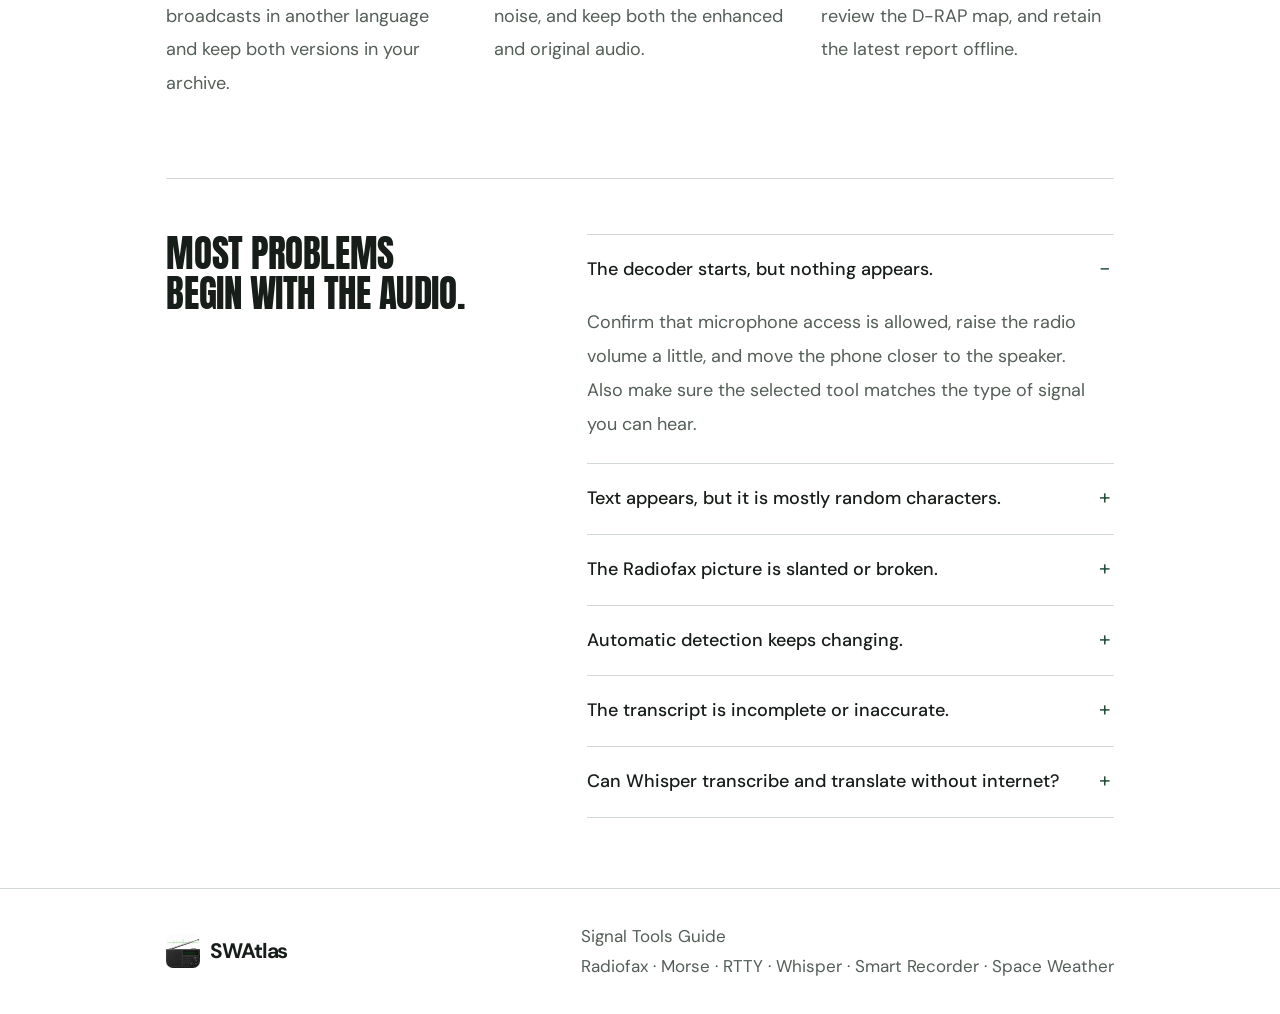
<file: signaltools.html>
<!DOCTYPE html>
<html lang="en">
<head>
  <meta charset="UTF-8">
  <meta name="viewport" content="width=device-width, initial-scale=1.0">
  <meta name="theme-color" content="#f6f5f0">
  <title>Signal Tools Guide — SWAtlas</title>
  <meta name="description" content="A beginner-friendly guide to SWAtlas Signal Tools: radio recording, space weather, Radiofax, Morse, RTTY, and offline Whisper transcription.">
  <link rel="canonical" href="https://pixelbricktek.github.io/SWAtlas/signaltools.html">
  <meta property="og:type" content="article">
  <meta property="og:title" content="Signal Tools Guide — SWAtlas">
  <meta property="og:description" content="Learn how to use Space Weather, Radiofax, Morse, RTTY, Whisper Transcriber, and Smart Radio Recorder in SWAtlas.">
  <meta property="og:image" content="https://pixelbricktek.github.io/SWAtlas/og.png?v=20261014-images">
  <meta property="og:url" content="https://pixelbricktek.github.io/SWAtlas/signaltools.html">
  <meta name="twitter:card" content="summary_large_image">
  <meta name="twitter:title" content="Signal Tools Guide — SWAtlas">
  <meta name="twitter:description" content="A beginner-friendly guide to all six SWAtlas Signal Tools.">
  <meta name="twitter:image" content="https://pixelbricktek.github.io/SWAtlas/og.png?v=20261014-images">
  <link rel="icon" type="image/png" href="ico.png?v=20261014-images">
  <link rel="preconnect" href="https://fonts.googleapis.com">
  <link rel="preconnect" href="https://fonts.gstatic.com" crossorigin>
  <link href="https://fonts.googleapis.com/css2?family=Anton&amp;family=DM+Sans:wght@400;500;600;700&amp;family=Manrope:wght@400;500;600;700;800&amp;display=swap" rel="stylesheet">
  <link rel="stylesheet" href="style.css?v=20261012-nordic">
  <script type="application/ld+json">
  {
    "@context": "https://schema.org",
    "@type": "TechArticle",
    "headline": "SWAtlas Signal Tools Guide",
    "description": "A beginner-friendly guide to Space Weather, Radiofax, Morse, RTTY, Whisper Transcriber, and Smart Radio Recorder.",
    "author": {"@type": "Organization", "name": "PixelBrick"},
    "mainEntityOfPage": "https://pixelbricktek.github.io/SWAtlas/signaltools.html"
  }
  </script>
  <script src="nature.js?v=20261012-nordic" defer></script>
</head>
<body class="signal-help-page">
  <a class="help-skip-link" href="#main-content">Skip to the guide</a>
  <div class="grain" aria-hidden="true"></div>

  <header class="help-topbar">
    <div class="help-topbar-inner">
      <a href="index.html" class="top-brand" aria-label="SWAtlas home">
        <span class="brand-mark"><img src="ico.png?v=20261014-images" alt=""></span>
        <span>SWAtlas</span>
      </a>
      <button class="help-menu-button" type="button" aria-label="Open menu" aria-expanded="false" aria-controls="help-menu-panel">
        <span></span><span></span><span></span>
      </button>
      <div class="help-menu-panel" id="help-menu-panel">
        <nav class="help-nav" aria-label="Signal tools guide">
          <a href="#radiofax">Radiofax</a>
          <a href="#morse">Morse</a>
          <a href="#rtty">RTTY</a>
          <a href="#whisper">Whisper</a>
          <a href="#smart-recorder">Smart Recorder</a>
          <a href="#space-weather">Space Weather</a>
          <a href="#troubleshooting">Troubleshooting</a>
        </nav>
        <a class="help-home-link" href="index.html#signal-tools"> Main site</a>
      </div>
    </div>
  </header>

  <main class="help-main" id="main-content">
    <section class="help-section-intro" aria-labelledby="choose-tool-title">
      <div>
        
        <h1 id="choose-tool-title">Six tools, each built for a different signal.</h1>
      </div>
      <p>Clean up noisy radio recordings, see how space weather may affect reception, receive Radiofax charts, decode Morse and RTTY, and turn spoken broadcasts into searchable, translated text with Whisper.</p>
    </section>

    <article class="help-tool" id="radiofax" aria-labelledby="radiofax-title">
      <figure class="help-tool-media help-tool-media--fax">
        <img src="signal1.webp?v=20261014-images" alt="Radiofax screen before reception with the World Weatherfax Schedule link" width="1179" height="2556" decoding="async">
        <figcaption><strong>Radiofax Decoder</strong></figcaption>
      </figure>
      <div class="help-tool-content">
        <div class="help-tool-label">Radiofax</div>
        <h2 id="radiofax-title">Receive weather charts as pictures.</h2>
        <p class="help-lead">Radiofax—often called weather fax or WEFAX—is a way for a station to send a black-and-white image over radio. Maritime stations use it for weather maps, pressure charts, forecasts, and other information useful at sea.</p>

        <div class="help-simple-explanation">
          
          The station reads a picture one thin horizontal line at a time. SWAtlas hears those changing tones and rebuilds the same lines on your screen until the full chart appears.
        </div>

        <a class="help-schedule-guide-button" href="radiofax-schedule-guide.html">Open Radiofax Schedules Guide </a>

        <section class="help-test-card" aria-labelledby="radiofax-test-title">
          <div class="help-test-heading">
            <div><h3 id="radiofax-test-title">Test Radiofax with a sample video</h3></div>
            <a class="help-video-button" href="https://www.youtube.com/watch?v=aZU3Wp9451M" target="_blank" rel="noopener noreferrer" aria-label="Open the Radiofax test video on YouTube">Play test video <span aria-hidden="true">▶</span></a>
          </div>
          <p>Use a second phone, tablet, or computer to play the video. Keep SWAtlas open on your main device so its microphone can listen to the sample just as it would listen to a real radio.</p>
          <ol class="help-test-steps">
            <li><strong>Play the YouTube video on the other device.</strong> Use a clear, moderate volume and place it near the SWAtlas device.</li>
            <li><strong>Open Radiofax and tap Start Reception.</strong> Keep both devices still while SWAtlas listens.</li>
            <li><strong>Wait through the short automatic learning period.</strong> SWAtlas studies the incoming tones and timing, recognizes the fax signal, and attempts to synchronize with it.</li>
            <li><strong>Watch the result build.</strong> Once the signal is identified, the received image begins to appear line by line.</li>
          </ol>
          <div class="help-learning-note"><strong>No manual setup is needed for this first test.</strong> Automatic detection needs a little clean audio before it can identify and decode the sample.</div>
        </section>

        <section class="help-copy-block" aria-labelledby="radiofax-sound">
          <h3 id="radiofax-sound">What does it sound like?</h3>
          <p>A radiofax signal has a steady mechanical sweep or warble. A transmission may begin with a distinct start pattern, followed by a long stream of rapidly changing tones while the image is sent. It does not sound like speech.</p>
        </section>

        <section class="help-copy-block" aria-labelledby="radiofax-steps">
          <h3 id="radiofax-steps">How to receive your first image</h3>
          <ol class="help-step-list">
            <li><strong>Tune the signal carefully.</strong> A clear, stable tone produces straighter lines and a cleaner picture.</li>
            <li><strong>Open Radiofax and tap Start Reception.</strong> Keep the phone close enough to hear the speaker without covering the microphone.</li>
            <li><strong>Leave automatic sync enabled at first.</strong> SWAtlas will look for the line rate and align the incoming image.</li>
            <li><strong>Let the transmission continue.</strong> The chart grows from top to bottom; a complete weather map can take several minutes.</li>
          </ol>
        </section>

        <section class="help-copy-block" aria-labelledby="radiofax-readouts">
          <h3 id="radiofax-readouts">What the screen is telling you</h3>
          <dl class="help-readout-grid">
            <div><dt>SYNC</dt><dd>The decoder is looking for the timing pattern that keeps each image line aligned.</dd></div>
            <div><dt>LPM</dt><dd>Lines per minute—the speed at which horizontal lines are being transmitted.</dd></div>
            <div><dt>IOC</dt><dd>A standard image format setting that determines the expected picture width.</dd></div>
            <div><dt>Following</dt><dd>Keeps the newest part of the growing image visible while reception continues.</dd></div>
          </dl>
        </section>

        <div class="help-tip"><strong>Beginner tip:</strong> A slanted picture usually means timing or tuning needs to settle. Give Smart Sync a moment, and keep the radio and phone still during reception.</div>
      </div>
    </article>

    <article class="help-tool help-tool--reverse" id="morse" aria-labelledby="morse-title">
      <figure class="help-tool-media help-tool-media--morse">
        <img src="signal2.webp?v=20261014-images" alt="Morse Decoder ready to listen with automatic tone and speed enabled" width="1179" height="2556" loading="lazy" decoding="async">
        <figcaption><strong>Morse Decoder</strong></figcaption>
      </figure>
      <div class="help-tool-content">
        <div class="help-tool-label">Morse code</div>
        <h2 id="morse-title">Read dots and dashes as live text.</h2>
        <p class="help-lead">Morse code sends letters using short sounds (dots), long sounds (dashes), and the quiet gaps between them. Radio operators often call this kind of transmission CW, short for continuous wave.</p>

        <div class="help-simple-explanation">
          
          A dot and a dash are simply a short beep and a long beep. SWAtlas measures the length of each tone and gap, groups the pattern, and places the matching letter in the Live Text area.
        </div>

        <section class="help-test-card" aria-labelledby="morse-test-title">
          <div class="help-test-heading">
            <div><h3 id="morse-test-title">Test Morse with a sample video</h3></div>
            <a class="help-video-button" href="https://www.youtube.com/watch?v=adQnv8LRb00&amp;t=62s" target="_blank" rel="noopener noreferrer" aria-label="Open the Morse code test video on YouTube at one minute and two seconds">Play from 1:02 <span aria-hidden="true">▶</span></a>
          </div>
          <p>Play the sample on a separate phone, tablet, or computer. SWAtlas must remain open on the decoding device with microphone access enabled.</p>
          <ol class="help-test-steps">
            <li><strong>Start the video at 1:02 on the other device.</strong> Set the volume so the beeps are clear but not harsh or distorted.</li>
            <li><strong>Open Morse Decoder and tap Start Listening.</strong> Leave Automatic Tone and Automatic Speed enabled.</li>
            <li><strong>Allow a short learning period.</strong> SWAtlas finds the strongest CW tone, studies the dot, dash, and gap timing, and estimates the sending speed.</li>
            <li><strong>Watch Live Text.</strong> After the tone and rhythm are identified, decoded letters begin to appear automatically.</li>
          </ol>
          <div class="help-learning-note"><strong>A brief delay is normal.</strong> The decoder needs to hear enough of the pattern to learn its tone and speed before the text becomes reliable.</div>
        </section>

        <section class="help-copy-block" aria-labelledby="morse-sound">
          <h3 id="morse-sound">What does it sound like?</h3>
          <p>Listen for one clear musical pitch switching on and off in a deliberate rhythm: beep-beep, beeeep, then a pause. Faster operators leave shorter gaps; slower operators make every element easier to separate.</p>
        </section>

        <section class="help-copy-block" aria-labelledby="morse-steps">
          <h3 id="morse-steps">How to decode a Morse signal</h3>
          <ol class="help-step-list">
            <li><strong>Tune for a clean single tone.</strong> Try to reduce nearby voices, whistles, and other Morse stations.</li>
            <li><strong>Open Morse Decoder and tap Start Listening.</strong> Live Text fills as recognizable characters arrive.</li>
            <li><strong>Keep Automatic Tone on.</strong> It follows the strongest CW pitch in the supported range.</li>
            <li><strong>Keep Automatic Speed on while learning.</strong> SWAtlas estimates the operator’s words-per-minute speed and adapts to the rhythm.</li>
          </ol>
        </section>

        <section class="help-copy-block" aria-labelledby="morse-readouts">
          <h3 id="morse-readouts">What the screen is telling you</h3>
          <dl class="help-readout-grid">
            <div><dt>Hz</dt><dd>The audio pitch SWAtlas is following. This is the tone you hear, not the radio’s tuned frequency.</dd></div>
            <div><dt>WPM</dt><dd>Words per minute—a common way to describe how quickly Morse is being sent.</dd></div>
            <div><dt>Automatic Tone</dt><dd>Tracks the clearest CW tone so small tuning changes are easier to handle.</dd></div>
            <div><dt>Automatic Speed</dt><dd>Learns the dot, dash, and gap timing from the live signal.</dd></div>
          </dl>
        </section>

        <div class="help-tip"><strong>Beginner tip:</strong> A few wrong letters are normal when a signal fades. Better tuning, moderate speaker volume, and less background noise usually help more than changing advanced settings.</div>
      </div>
    </article>

    <article class="help-tool" id="rtty" aria-labelledby="rtty-title">
      <figure class="help-tool-media help-tool-media--rtty">
        <img src="signal3.webp?v=20261014-images" alt="RTTY Decoder ready to listen with mark, space, shift, and baud readouts" width="1179" height="2556" loading="lazy" decoding="async">
        <figcaption><strong>RTTY Decoder</strong></figcaption>
      </figure>
      <div class="help-tool-content">
        <div class="help-tool-label">RTTY</div>
        <h2 id="rtty-title">Turn two alternating tones into typed text.</h2>
        <p class="help-lead">RTTY means radio teletype. Instead of using one tone with short and long beeps, it switches quickly between two pitches. Those two states carry letters, numbers, and punctuation for the decoder to reconstruct.</p>

        <div class="help-simple-explanation">
          
          Imagine an old typing machine using a high tone for one signal state and a low tone for the other. The exact pattern of those changes tells SWAtlas which character was sent.
        </div>

        <section class="help-test-card" aria-labelledby="rtty-test-title">
          <div class="help-test-heading">
            <div><h3 id="rtty-test-title">Test RTTY with a sample video</h3></div>
            <a class="help-video-button" href="https://www.youtube.com/watch?v=MaPh4nhfh8w" target="_blank" rel="noopener noreferrer" aria-label="Open the RTTY test video on YouTube">Play test video <span aria-hidden="true">▶</span></a>
          </div>
          <p>Use a second device to play the RTTY sample while SWAtlas listens through the microphone on your main device. A quiet room makes the first test easier.</p>
          <ol class="help-test-steps">
            <li><strong>Play the YouTube video on the other device.</strong> Place its speaker near the SWAtlas microphone at a comfortable volume.</li>
            <li><strong>Open RTTY Decoder and tap Start Listening.</strong> Keep the sample playing continuously.</li>
            <li><strong>Wait while SWAtlas learns the signal.</strong> Smart Tuning searches for the two tones, measures mark, space, and shift, and determines whether the pattern is usable RTTY.</li>
            <li><strong>Watch confidence and Live Text.</strong> Once the signal is identified and the settings settle, SWAtlas begins turning the tone changes into characters.</li>
          </ol>
          <div class="help-learning-note"><strong>Give Smart Tuning a few seconds.</strong> The values may move at first while the decoder learns the sample and locks onto the signal.</div>
        </section>

        <section class="help-copy-block" aria-labelledby="rtty-sound">
          <h3 id="rtty-sound">What does it sound like?</h3>
          <p>RTTY has a fast, busy, two-note sound—often described as a repeated “diddle-diddle.” Unlike Morse, it usually runs continuously while text is being sent, with rapid switching between the two pitches.</p>
        </section>

        <section class="help-copy-block" aria-labelledby="rtty-steps">
          <h3 id="rtty-steps">How to decode an RTTY signal</h3>
          <ol class="help-step-list">
            <li><strong>Tune until both tones are clear.</strong> The signal should sound balanced rather than muffled or distorted.</li>
            <li><strong>Open RTTY Decoder and tap Start Listening.</strong> Keep the microphone near the speaker while the tool searches.</li>
            <li><strong>Give Smart Tuning a few seconds.</strong> It measures the mark and space pitches and the distance between them.</li>
            <li><strong>Watch confidence and Live Text.</strong> As the tuning becomes stable, confidence should improve and readable characters can begin to appear.</li>
          </ol>
        </section>

        <section class="help-copy-block" aria-labelledby="rtty-readouts">
          <h3 id="rtty-readouts">What the screen is telling you</h3>
          <dl class="help-readout-grid">
            <div><dt>Mark / Space</dt><dd>The two audio pitches that RTTY alternates between to carry digital information.</dd></div>
            <div><dt>Shift</dt><dd>The frequency distance between the mark and space tones.</dd></div>
            <div><dt>Baud</dt><dd>The signaling speed. 45.45 baud is a common amateur RTTY setting.</dd></div>
            <div><dt>Polarity</dt><dd>Shows which tone is treated as mark and which as space. Reversed polarity can produce unreadable text.</dd></div>
            <div><dt>Confidence</dt><dd>An estimate of how clearly the decoder recognizes a usable RTTY signal.</dd></div>
            <div><dt>Live Text</dt><dd>The characters reconstructed from the incoming two-tone pattern.</dd></div>
          </dl>
        </section>

        <div class="help-tip"><strong>Beginner tip:</strong> If confidence stays near zero, check that you are hearing RTTY rather than another digital mode. Then tune slowly until both tones are strong and distinct.</div>
      </div>
    </article>

    <article class="help-tool help-tool--reverse" id="whisper" aria-labelledby="whisper-title">
      <figure class="help-tool-media help-tool-media--whisper">
        <img src="signal4.webp?v=20261014-images" alt="Whisper Transcriber preparing its on-device model before transcription" width="1179" height="2556" loading="lazy" decoding="async">
        <figcaption><strong>Whisper Transcriber</strong></figcaption>
      </figure>
      <div class="help-tool-content">
        <div class="help-tool-label">Whisper</div>
        <h2 id="whisper-title">Hear a distant language. Read it in yours.</h2>
        <p class="help-lead">The first three Signal Tools decode specialist radio modes. Whisper is different: it helps you explore and understand spoken shortwave broadcasts. It turns speech in another language into a transcript, then translates that text into the language you choose.</p>

        <div class="help-simple-explanation">
          
          Whisper is a listening notebook and interpreter in one. It writes down the broadcast as it plays, keeps the original words, and creates a separate translation you can read and archive.
        </div>

        <section class="help-test-card" aria-labelledby="whisper-setup-title">
          <div class="help-test-heading">
            <div><h3 id="whisper-setup-title">Download both models before going offline</h3></div>
          </div>
          <p>Transcription and translation use separate on-device models. Download each model while you have an internet connection; once both are installed, the complete workflow can run without a network.</p>
          <ol class="help-test-steps">
            <li><strong>Choose and download a Whisper transcription model.</strong> A higher-accuracy model can improve recognition, but it also uses more storage.</li>
            <li><strong>Download the translation model.</strong> This model powers the step that converts the transcript into your selected target language.</li>
            <li><strong>Check that both models show as ready or installed.</strong> Do this before listening somewhere with no connection.</li>
            <li><strong>Keep the models on your device.</strong> You can then transcribe, translate, and review broadcasts entirely offline.</li>
          </ol>
          <div class="help-learning-note"><strong>The models are downloaded only when you choose them.</strong> Leave enough free device storage for the transcription model and the translation model.</div>
        </section>

        <section class="help-copy-block" aria-labelledby="whisper-signal">
          <h3 id="whisper-signal">What kind of signal is it for?</h3>
          <p>Use Whisper for ordinary speech: news, interviews, announcements, cultural programs, and other voice broadcasts. Unlike Radiofax, Morse, and RTTY, it is not intended for mechanical tones or coded data.</p>
        </section>

        <section class="help-copy-block" aria-labelledby="whisper-steps">
          <h3 id="whisper-steps">How to transcribe and translate a broadcast</h3>
          <ol class="help-step-list">
            <li><strong>Tune for the clearest voice you can receive.</strong> Reduce static, nearby stations, and speaker distortion where possible.</li>
            <li><strong>Open Whisper Transcriber and start transcription.</strong> Keep the phone microphone close to the radio speaker while the live transcript grows.</li>
            <li><strong>Choose the language you want to read.</strong> Translate the finished transcript with the downloaded translation model.</li>
            <li><strong>Archive the result.</strong> Save both the original transcript and the translated text so you can revisit the broadcast later.</li>
          </ol>
        </section>

        <section class="help-copy-block" aria-labelledby="whisper-readouts">
          <h3 id="whisper-readouts">What the screen is telling you</h3>
          <dl class="help-readout-grid">
            <div><dt>On-Device Model</dt><dd>The installed Whisper model that recognizes speech without sending audio to a server.</dd></div>
            <div><dt>Live Transcript</dt><dd>The original spoken broadcast converted into text as SWAtlas listens.</dd></div>
            <div><dt>Translate Transcript</dt><dd>Creates a separate translation from the completed transcript.</dd></div>
            <div><dt>Target Language</dt><dd>The language you choose for the translated version of the broadcast.</dd></div>
            <div><dt>Archive</dt><dd>Keeps the transcription and its translation together for later reading.</dd></div>
            <div><dt>Ready / Installed</dt><dd>Confirms that the required model is available for offline use.</dd></div>
          </dl>
        </section>

        <div class="help-tip"><strong>Beginner tip:</strong> Clear speech matters more than loud speech. Use moderate radio volume, keep the phone close to the speaker, and choose the higher-accuracy model when reception or pronunciation is difficult.</div>
      </div>
    </article>

    <article class="help-tool" id="smart-recorder" aria-labelledby="smart-recorder-title">
      <figure class="help-tool-media help-tool-media--recorder">
        <img src="signal5.webp?v=20261014-images" alt="Smart Radio Recorder detecting a voice signal before recording starts" width="1179" height="2556" loading="lazy" decoding="async">
        <figcaption><strong>Smart Radio Recorder</strong></figcaption>
      </figure>
      <div class="help-tool-content">
        <div class="help-tool-label">Smart Radio Recorder</div>
        <h2 id="smart-recorder-title">Keep the voice. Reduce the radio noise.</h2>
        <p class="help-lead">Record a radio broadcast while SWAtlas identifies the useful voice and reduces the familiar hiss and static around it. The original recording is archived too, so you always keep an untouched copy.</p>

        <div class="help-simple-explanation">
          <strong>From audio to readable text</strong>
          When the enhanced voice recording is ready, send it directly to Whisper Transcriber to create a text transcript and continue with translation when needed.
        </div>
      </div>
    </article>

    <article class="help-tool help-tool--reverse" id="space-weather" aria-labelledby="space-weather-title">
      <figure class="help-tool-media help-tool-media--space-weather">
        <img src="signal6.webp?v=20261014-images" alt="NOAA Space Weather scales and D-RAP global radio absorption map" width="1179" height="2556" loading="lazy" decoding="async">
        <figcaption><strong>Space Weather</strong></figcaption>
      </figure>
      <div class="help-tool-content">
        <div class="help-tool-label">Space Weather</div>
        <h2 id="space-weather-title">See radio conditions at a glance.</h2>
        <p class="help-lead">SWAtlas turns NOAA space-weather data into a quick view of conditions that may affect shortwave and radio reception. The information updates automatically; when you are offline, the app keeps showing the most recently downloaded report.</p>

        <div class="help-simple-explanation">
          <strong>Know when reception may suffer</strong>
          Use the current NOAA scales and radio-impact summary to judge whether conditions look favorable or disruptive. The D-RAP image also gives you an approximate world view of day and night regions and radio absorption.
        </div>
      </div>
    </article>

    <section class="help-compare" aria-labelledby="compare-title">
      
      <h2 id="compare-title">Match the tool to what the signal is carrying.</h2>
      <p>Each tool is designed for a different part of listening, decoding, recording, or understanding radio conditions.</p>
      <div class="help-compare-grid">
        <article class="help-compare-card">
          <span>RADIOFAX</span>
          <h3>Changing sweep → image</h3>
          <p>Use it when a station is sending weather maps, charts, or other black-and-white pictures.</p>
        </article>
        <article class="help-compare-card">
          <span>MORSE</span>
          <h3>Short and long beeps → text</h3>
          <p>Use it for a single tone that switches on and off in dot-and-dash rhythms.</p>
        </article>
        <article class="help-compare-card">
          <span>RTTY</span>
          <h3>Two alternating tones → text</h3>
          <p>Use it for the fast, continuous two-pitch sound of radio teletype.</p>
        </article>
        <article class="help-compare-card">
          <span>WHISPER</span>
          <h3>Spoken broadcast &rarr; transcript + translation</h3>
          <p>Use it to understand voice broadcasts in another language and keep both versions in your archive.</p>
        </article>
        <article class="help-compare-card">
          <span>SMART RECORDER</span>
          <h3>Radio audio &rarr; cleaner voice</h3>
          <p>Record a broadcast, reduce radio noise, and keep both the enhanced and original audio.</p>
        </article>
        <article class="help-compare-card">
          <span>SPACE WEATHER</span>
          <h3>NOAA data &rarr; radio outlook</h3>
          <p>Check current radio impacts, review the D-RAP map, and retain the latest report offline.</p>
        </article>
      </div>
    </section>

    <section class="help-troubleshooting" id="troubleshooting" aria-labelledby="troubleshooting-title">
      <div>
        
        <h2 id="troubleshooting-title">Most problems begin with the audio.</h2>
      </div>
      <div class="help-faq">
        <details open>
          <summary>The decoder starts, but nothing appears.</summary>
          <p>Confirm that microphone access is allowed, raise the radio volume a little, and move the phone closer to the speaker. Also make sure the selected tool matches the type of signal you can hear.</p>
        </details>
        <details>
          <summary>Text appears, but it is mostly random characters.</summary>
          <p>Tune more precisely and reduce background noise. Fading, interference, overdriven speaker audio, or the wrong RTTY polarity can all turn a real signal into incorrect characters.</p>
        </details>
        <details>
          <summary>The Radiofax picture is slanted or broken.</summary>
          <p>Keep automatic sync enabled, wait for the station’s start sequence when possible, and avoid changing tuning or moving the phone while the image is being received.</p>
        </details>
        <details>
          <summary>Automatic detection keeps changing.</summary>
          <p>The tool may be hearing several signals at once. Narrow the radio filter if available, tune so the wanted signal is strongest, and lower the volume if the speaker sounds harsh or clipped.</p>
        </details>
        <details>
          <summary>The transcript is incomplete or inaccurate.</summary>
          <p>Tune for clearer speech, reduce background noise, and avoid very high speaker volume. The higher-accuracy Whisper model can also help when reception or pronunciation is difficult.</p>
        </details>
        <details>
          <summary>Can Whisper transcribe and translate without internet?</summary>
          <p>Yes. Download both the Whisper transcription model and the translation model first. Once they are installed, you can transcribe, translate, and archive the text offline.</p>
        </details>
      </div>
    </section>
  </main>

  <footer class="help-footer">
    <a href="index.html" class="top-brand"><span class="brand-mark"><img src="ico.png?v=20261014-images" alt=""></span><span>SWAtlas</span></a>
    <p>Signal Tools Guide<br>Radiofax · Morse · RTTY · Whisper · Smart Recorder · Space Weather</p>
  </footer>

  <script>
    const helpMenuButton = document.querySelector('.help-menu-button');
    const helpMenuPanel = document.querySelector('.help-menu-panel');

    const closeHelpMenu = () => {
      helpMenuPanel?.classList.remove('is-open');
      helpMenuButton?.classList.remove('is-open');
      helpMenuButton?.setAttribute('aria-expanded', 'false');
      helpMenuButton?.setAttribute('aria-label', 'Open menu');
    };

    helpMenuButton?.addEventListener('click', () => {
      const isOpen = helpMenuPanel.classList.toggle('is-open');
      helpMenuButton.classList.toggle('is-open', isOpen);
      helpMenuButton.setAttribute('aria-expanded', String(isOpen));
      helpMenuButton.setAttribute('aria-label', isOpen ? 'Close menu' : 'Open menu');
    });

    helpMenuPanel?.querySelectorAll('a').forEach(link => link.addEventListener('click', closeHelpMenu));
    document.addEventListener('click', event => {
      if (helpMenuPanel?.classList.contains('is-open') && !event.target.closest('.help-topbar-inner')) closeHelpMenu();
    });
    document.addEventListener('keydown', event => {
      if (event.key === 'Escape' && helpMenuPanel?.classList.contains('is-open')) {
        closeHelpMenu();
        helpMenuButton?.focus();
      }
    });
  </script>
</body>
</html>
</file>
<file: style.css>
/* SWAtlas — clear typography and simple navigation. */
:root {
  --paper: #ffffff;
  --surface: #f7f8f9;
  --ink: #1c2429;
  --muted: #5b646b;
  --olive: #425f50;
  --forest: #23392f;
  --pale: #eef2f0;
  --line: #e1e6e4;
  --max: 1240px;
  --gutter: clamp(20px, 4.5vw, 72px);
  color-scheme: light;
  font-family: 'DM Sans', sans-serif;
  color: var(--ink);
  background: var(--paper);
}
* { box-sizing: border-box; }
html { scroll-behavior: smooth; scroll-padding-top: 100px; }
body { margin: 0; font-size: 17px; line-height: 1.65; -webkit-font-smoothing: antialiased; }
img { display: block; max-width: 100%; height: auto; }
figure { margin: 0; }
a { color: inherit; text-decoration: none; }
button, input { font: inherit; }
button, a, input, summary { -webkit-tap-highlight-color: transparent; }
button { cursor: pointer; }
button:disabled { cursor: default; }
a, button { touch-action: manipulation; }
:focus-visible { outline: 2px solid #788852; outline-offset: 5px; }
::selection { color: var(--ink); background: #d6dfbb; }
h1, h2, h3, p { margin: 0; }
h1, h2, h3 { font-weight: 500; }
h1, h2 { line-height: 1.09; letter-spacing: -.045em; text-wrap: balance; }
h3 { line-height: 1.28; letter-spacing: -.025em; }
em { font-style: normal; font-weight: inherit; color: var(--olive); }
.sr-only { position: absolute; width: 1px; height: 1px; padding: 0; margin: -1px; overflow: hidden; clip: rect(0,0,0,0); white-space: nowrap; border: 0; }
.grain, .signal-field, .scroll-progress, .ambient, .hero-orbit, .frequency-halo, .phone-sheen, .floating-card, .scroll-cue, .signal-marquee, .closing-orbit { display: none; }
.page-shell { min-width: 0; }
.reveal { opacity: 1; transform: none; }

/* Navigation */
.top-anchor-bar, .help-topbar { position: sticky; top: 0; z-index: 70; background: rgba(246,245,240,.97); border-bottom: 1px solid var(--line); }
.top-anchor-inner, .help-topbar-inner { max-width: calc(var(--max) + var(--gutter) * 2); margin: auto; padding: 17px var(--gutter); display: flex; align-items: center; gap: 32px; position: relative; }
.top-brand { display: inline-flex; align-items: center; flex-shrink: 0; gap: 10px; font-size: 19px; font-weight: 700; letter-spacing: -.055em; }
.brand-mark { display: block; width: 34px; height: 34px; overflow: hidden; border-radius: 7px; }
.brand-mark img { width: 100%; height: 100%; object-fit: cover; }
.top-anchor-nav, .help-menu-panel, .help-nav { display: flex; align-items: center; }
.top-anchor-nav, .help-menu-panel { gap: 25px; margin-left: auto; }
.top-anchor-link, .help-nav a { padding: 8px 0; font-size: 17px; font-weight: 600; color: var(--muted); white-space: nowrap; transition: color .18s; }
.top-anchor-link:hover, .top-anchor-link.is-active, .help-nav a:hover { color: var(--ink); }
.top-anchor-link.is-active { box-shadow: 0 1px var(--olive); }
.download-link { display: inline-flex; align-items: center; gap: 17px; padding: 10px 17px; font-size: 17px; font-weight: 600; color: var(--surface); background: var(--forest); border-radius: 3px; }
.download-link:hover { background: var(--olive); }
.top-anchor-menu-button, .help-menu-button { display: none; width: 44px; height: 44px; align-items: center; justify-content: center; flex-direction: column; gap: 5px; padding: 10px; border: 1px solid var(--line); border-radius: 3px; background: transparent; }
.top-anchor-menu-button span, .help-menu-button span { width: 18px; height: 1px; background: var(--ink); transition: transform .2s; }
.top-anchor-menu-button.is-open span:nth-child(1), .help-menu-button.is-open span:nth-child(1) { transform: translateY(6px) rotate(45deg); }
.top-anchor-menu-button.is-open span:nth-child(2), .help-menu-button.is-open span:nth-child(2) { opacity: 0; }
.top-anchor-menu-button.is-open span:nth-child(3), .help-menu-button.is-open span:nth-child(3) { transform: translateY(-6px) rotate(-45deg); }

/* The photographs lead the page, with no type placed over the artwork. */
.hero { max-width: calc(var(--max) + var(--gutter) * 2); margin: auto; padding: 54px var(--gutter) 0; }
.hero-intro { display: grid; grid-template-columns: 1.1fr 1fr; align-items: end; gap: 65px; padding-bottom: 38px; }
.eyebrow, .section-tag, .card-kicker, .help-eyebrow { display: flex; align-items: center; gap: 9px; color: var(--olive); font-size: 17px; line-height: 1.5; font-weight: 700; text-transform: uppercase; letter-spacing: .16em; }
.live-dot { display: inline-block; width: 6px; height: 6px; flex-shrink: 0; border-radius: 50%; background: var(--olive); }
.hero h1 { margin-top: 20px; font-size: clamp(42px, 4.9vw, 69px); }
.hero h1 em { color: var(--ink); }
.hero-text { color: var(--muted); font-size: 17px; line-height: 1.8; }
.hero-actions { display: flex; flex-wrap: wrap; align-items: center; gap: 14px 24px; margin-top: 24px; }
.primary-button { display: inline-flex; align-items: center; justify-content: space-between; gap: 24px; min-height: 48px; padding: 13px 20px; border: 1px solid var(--forest); border-radius: 3px; color: var(--surface); background: var(--forest); font-size: 17px; font-weight: 600; transition: background .18s; }
.primary-button:hover { background: var(--olive); border-color: var(--olive); }
.text-button { display: inline-flex; align-items: center; gap: 16px; min-height: 35px; padding: 6px 0; border-bottom: 1px solid #a4ad96; font-size: 17px; font-weight: 600; }
.text-button:hover { color: var(--olive); border-color: var(--olive); }
.field-hero { overflow: hidden; background: var(--forest); }
.field-hero img { width: 100%; aspect-ratio: 16 / 9; object-fit: cover; }
.hero-context { display: grid; grid-template-columns: .85fr 1.15fr; column-gap: 65px; padding: 26px 0 0; }
.hero-receiver-note, .hero-reference-note { color: var(--muted); font-size: 17px; line-height: 1.8; }
.hero-reference-note strong { font-weight: 600; color: #495440; }
.hero-proof { grid-column: 1 / -1; display: grid; grid-template-columns: repeat(4,1fr); gap: 20px; margin-top: 30px; padding: 19px 0; border-top: 1px solid var(--line); border-bottom: 1px solid var(--line); }
.hero-proof span { display: flex; align-items: center; gap: 15px; font-size: 17px; font-weight: 500; }
.hero-proof b { font-family: monospace; font-size: 17px; color: var(--olive); font-weight: 400; }

/* Page sections */
.section { max-width: calc(var(--max) + var(--gutter) * 2); padding: 88px var(--gutter); margin: auto; }
.section-index { display: flex; align-items: center; gap: 15px; margin-bottom: 33px; font-size: 17px; letter-spacing: .13em; color: var(--muted); }
.section-index span { font: 17px monospace; color: var(--olive); }
.section-index i { width: 32px; height: 1px; background: currentColor; opacity: .45; }
.section-index b { font-weight: 500; }
.section-heading { margin-bottom: 42px; }
.section-heading h2, .code-copy h2, .feature-intro h2 { margin-top: 13px; font-size: clamp(35px, 3.65vw, 51px); }
.section-heading p { color: var(--muted); font-size: 17px; line-height: 1.85; }
.split-heading { display: grid; grid-template-columns: 1.1fr 1fr; align-items: end; gap: 65px; }
.centered { max-width: 750px; }
.centered p { max-width: 600px; margin-top: 20px; }
.database-panel { display: grid; grid-template-columns: .78fr 1.22fr; gap: 70px; align-items: stretch; }
.database-visual { position: relative; display: flex; flex-direction: column; align-items: center; justify-content: center; gap: 24px; padding: 30px 24px; background: #e4e8dc; overflow: hidden; }
.directory-screenshot { width: min(69%, 244px); border-radius: 21px; border: 1px solid #cad0c1; }
.map-grid, .map-glow, .station-pin, .range-ring { display: none; }
.database-counter { display: grid; text-align: center; gap: 2px; }
.database-counter small { font-size: 17px; color: var(--olive); letter-spacing: .14em; }
.database-counter strong { font-size: 24px; font-weight: 500; letter-spacing: -.035em; }
.database-counter span { font-size: 17px; color: var(--muted); }
.database-list { display: flex; flex-direction: column; justify-content: center; }
.database-row { display: grid; grid-template-columns: 26px 1fr 18px; gap: 15px; padding: 25px 0; border-bottom: 1px solid var(--line); }
.database-row:first-child { border-top: 1px solid var(--line); }
.row-number, .row-arrow { color: var(--olive); font: 17px/2 monospace; }
.row-arrow { font-size: 18px; }
.database-row h3 { font-size: 20px; margin-bottom: 7px; }
.database-row p { color: var(--muted); font-size: 17px; line-height: 1.8; }

/* Interactive language reference */
.code-section { max-width: none; padding-left: max(var(--gutter), calc((100% - var(--max)) / 2)); padding-right: max(var(--gutter), calc((100% - var(--max)) / 2)); color: #f2f3e9; background: var(--forest); }
.code-section .section-index, .code-section .section-index span, .code-section .section-tag { color: #c0cbaa; }
.code-shell { display: grid; grid-template-columns: 1fr 1fr; gap: 76px; align-items: center; }
.code-copy h2 em { color: #c5d0ae; }
.code-copy > p { margin-top: 23px; font-size: 17px; color: #c4ccbf; line-height: 1.85; }
.code-benefits { list-style: none; padding: 0; margin: 27px 0 0; }
.code-benefits li { display: flex; gap: 19px; padding: 16px 0; border-top: 1px solid #4d5b4e; }
.code-benefits li > span { color: #bdcaa5; font: 17px/2 monospace; }
.code-benefits strong, .code-benefits small { display: block; }
.code-benefits strong { font-size: 17px; font-weight: 500; }
.code-benefits small { color: #bcc6b9; font-size: 17px; line-height: 1.7; margin-top: 4px; }
.code-demo { min-width: 0; background: var(--surface); color: var(--ink); border: 1px solid #d7decd; border-radius: 4px; }
.demo-toolbar { display: flex; align-items: center; justify-content: space-between; gap: 12px; padding: 18px 23px; border-bottom: 1px solid var(--line); }
.demo-dots { display: none; }
.demo-toolbar span { font: 17px monospace; letter-spacing: .09em; }
.demo-toolbar small { font-size: 17px; color: var(--muted); }
.code-search-wrap { padding: 27px 25px 20px; }
.code-search-wrap label { display: block; font-size: 17px; margin-bottom: 10px; color: var(--muted); }
.code-search { display: flex; align-items: center; gap: 10px; padding: 9px 10px 9px 14px; border: 1px solid #b7c1aa; border-radius: 3px; }
.code-search:focus-within { outline: 2px solid #788852; outline-offset: 2px; }
.code-search > span { display: none; }
.code-search input { width: 100%; min-width: 0; padding: 2px; border: 0; outline: 0; background: transparent; color: var(--ink); font: 23px monospace; letter-spacing: .05em; }
.code-search button { flex-shrink: 0; border: 0; border-radius: 2px; padding: 9px 11px; background: var(--pale); color: var(--forest); font-size: 17px; }
.code-search button i { display: inline-block; width: 5px; height: 5px; margin-left: 5px; border-radius: 50%; background: var(--olive); }
.code-search button.is-off { background: #efefeb; color: #777; }
.code-search button.is-off i { background: #aaa; }
.code-search-wrap > small { display: block; margin-top: 10px; color: var(--muted); font-size: 17px; }
.resolver-flow { display: grid; grid-template-columns: .8fr 1.2fr; gap: 22px; align-items: stretch; padding: 15px 25px 25px; }
.source-code { display: flex; flex-direction: column; justify-content: center; gap: 17px; padding-right: 20px; border-right: 1px solid var(--line); }
.source-code small, .resolved-values span { font-size: 17px; line-height: 1.7; letter-spacing: .09em; color: var(--muted); }
.source-code strong { font: 42px monospace; letter-spacing: -.055em; }
.resolver-wave { display: none; }
.resolved-values { display: grid; gap: 18px; }
.resolved-values article { display: grid; gap: 3px; }
.resolved-values strong { font-weight: 500; font-size: 25px; line-height: 1.4; }
.resolved-values article:not(.resolved-primary) strong { font: 18px/1.5 monospace; }
.resolved-values small { color: var(--muted); font-size: 17px; }
.demo-chips { display: flex; flex-wrap: wrap; align-items: center; gap: 7px; padding: 17px 25px; background: #eff1e9; border-top: 1px solid var(--line); }
.demo-chips button { min-width: 46px; min-height: 36px; border: 1px solid #cdd4c2; border-radius: 2px; color: var(--olive); background: transparent; font: 17px monospace; }
.demo-chips button.is-active { background: var(--forest); border-color: var(--forest); color: white; }
.demo-chips > span { margin-left: auto; font-size: 17px; color: var(--olive); }
.demo-chips > span.is-off { opacity: .4; }

/* Broadcast tools */
.live-bento { display: grid; grid-template-columns: 1fr 1fr; border: 1px solid var(--line); background: var(--surface); }
.live-card { min-width: 0; padding: 36px; }
.live-card-alert { border-right: 1px solid var(--line); }
.live-card h3 { font-size: 29px; margin: 18px 0 14px; }
.live-card p { max-width: 380px; color: var(--muted); font-size: 17px; line-height: 1.8; }
.notification-preview { display: flex; gap: 12px; align-items: center; margin-top: 29px; padding: 17px; background: var(--pale); border-radius: 4px; }
.notification-icon { width: 39px; flex-shrink: 0; }
.notification-icon img { border-radius: 7px; }
.notification-preview > div:nth-child(2) { display: grid; gap: 2px; }
.notification-preview small, .notification-preview span { font-size: 17px; color: #55604e; }
.notification-preview strong { font-size: 17px; font-weight: 600; }
.notification-preview > i { font-style: normal; margin-left: auto; font-size: 25px; color: var(--olive); }
.time-dial { display: grid; grid-template-columns: 1fr 24px 1fr; gap: 12px; margin-top: 35px; align-items: center; }
.time-column { min-width: 0; display: grid; gap: 8px; }
.time-column small { font-size: 17px; letter-spacing: .12em; color: var(--olive); }
.time-column input, .time-column strong { min-width: 0; width: 100%; padding: 0 0 7px; font: 36px/1.2 monospace; letter-spacing: -.07em; color: var(--ink); }
.time-column input { border: 0; border-bottom: 1px solid #a6b292; background: transparent; border-radius: 0; }
.time-column span { font-size: 17px; color: var(--muted); }
.time-arrow { color: var(--olive); }
.live-card-progress { grid-column: 1 / -1; border-top: 1px solid var(--line); display: grid; grid-template-columns: 1fr 1fr; align-items: center; gap: 50px; background: #eeefe7; }
.live-progress-header { display: flex; align-items: center; gap: 18px; justify-content: space-between; }
.live-progress-label { color: var(--olive); font-size: 17px; letter-spacing: .1em; }
.live-progress-label i { display: inline-block; width: 5px; height: 5px; background: var(--olive); border-radius: 50%; margin-right: 5px; }
.live-progress-header h3 { margin: 6px 0; font-size: 22px; }
.live-progress-header small { color: var(--muted); font-size: 17px; }
.live-progress-header > strong { font-size: 28px; font-weight: 500; }
.live-progress-header > strong small { display: block; font-size: 17px; font-weight: 400; }
.progress-time, .progress-status { display: flex; justify-content: space-between; gap: 10px; color: var(--muted); font: 17px/1.7 monospace; }
.progress-time span:nth-child(2) { color: var(--olive); }
.progress-track { position: relative; height: 4px; margin: 15px 0; background: #d3d9c8; }
.progress-track > span { display: block; height: 100%; width: var(--live-progress); background: var(--olive); }
.progress-track > i { position: absolute; left: var(--live-progress); top: -3px; width: 10px; height: 10px; background: var(--olive); border: 2px solid #eeefe7; border-radius: 50%; }
.progress-status strong { font-weight: 400; color: var(--ink); }

/* Six tools: restrained, aligned columns with actual app screens. */
.signal-tools-section { padding-top: 0; }
.signal-tools-grid { display: grid; grid-template-columns: repeat(3,minmax(0,1fr)); gap: 44px 28px; }
.signal-tool-card { min-width: 0; display: flex; flex-direction: column; border-top: 1px solid #aab59c; }
.signal-tool-copy { padding: 23px 0 25px; }
.signal-tool-copy h3 { font-size: 27px; margin: 15px 0; }
.signal-tool-copy > p { font-size: 17px; line-height: 1.85; color: var(--muted); }
.signal-tool-points { list-style: none; padding: 0; margin: 22px 0 0; }
.signal-tool-points li { display: grid; grid-template-columns: 20px 1fr; gap: 7px; padding: 10px 0; border-top: 1px solid var(--line); }
.signal-tool-points span { font: 17px/2 monospace; color: var(--olive); }
.signal-tool-points strong { font-size: 17px; font-weight: 500; line-height: 1.65; }
.signal-tool-visual { order: 2; position: relative; height: 330px; margin-top: auto; padding: 25px 25px 0; overflow: hidden; background: #e7e9df; }
.signal-tool-visual img { width: 190px; margin: auto; border-radius: 19px 19px 0 0; border: 1px solid #d1d7c7; }
.signal-tool-visual figcaption { position: absolute; left: 0; right: 0; bottom: 0; display: flex; align-items: center; justify-content: space-between; gap: 10px; padding: 14px 17px; background: var(--forest); color: #eff2e8; }
.signal-tool-visual figcaption span { font: 17px monospace; letter-spacing: .08em; color: #c0cda9; }
.signal-tool-visual figcaption strong { font-size: 17px; font-weight: 500; }
.signal-tools-guide-link { display: flex; justify-content: flex-end; margin-top: 30px; }

/* App gallery */
.experience-section { max-width: none; padding: 76px 0; background: #e9ece3; }
.experience-section > .section-index, .experience-section > .section-heading, .gallery-instruction { max-width: calc(var(--max) + var(--gutter) * 2); margin-left: auto; margin-right: auto; padding-left: var(--gutter); padding-right: var(--gutter); }
.gallery-instruction { display: flex; align-items: center; gap: 10px; margin-top: 30px; font-size: 17px; color: var(--muted); }
.gallery-instruction span { font-size: 18px; }
.screen-showcase { overflow-x: auto; overflow-y: hidden; margin-top: 24px; padding: 6px 0 24px; scroll-snap-type: x proximity; scrollbar-width: thin; scrollbar-color: #9ba88b transparent; cursor: grab; }
.screen-showcase.is-dragging { cursor: grabbing; user-select: none; scroll-snap-type: none; }
.screen-rail { display: flex; width: max-content; gap: 23px; padding: 0 max(var(--gutter), calc((100vw - var(--max)) / 2)); }
.screen-card { width: 235px; flex-shrink: 0; scroll-snap-align: center; cursor: zoom-in; user-select: none; }
.screen-card img { width: 100%; aspect-ratio: 1179/2556; object-fit: cover; object-position: top; border-radius: 18px; border: 1px solid #cad1bf; pointer-events: none; }
.screen-card figcaption { display: flex; align-items: center; gap: 14px; padding: 17px 2px 0; font-size: 17px; }
.screen-card figcaption span { color: var(--olive); font: 17px monospace; }
.screen-card:hover img { border-color: var(--olive); }
.lightbox-open { overflow: hidden; }
.gallery-lightbox { position: fixed; inset: 0; z-index: 200; display: grid; grid-template-columns: 54px minmax(0,1fr) 54px; align-items: center; gap: 10px; padding: 32px; background: rgba(22,28,22,.97); opacity: 0; visibility: hidden; }
.gallery-lightbox.is-open { opacity: 1; visibility: visible; }
.lightbox-stage { display: grid; grid-template-rows: minmax(0,1fr) auto; justify-items: center; gap: 17px; height: min(86vh, 960px); overflow: hidden; }
.lightbox-stage > img { width: auto; height: 100%; max-width: 100%; min-height: 0; object-fit: contain; border-radius: 12px; cursor: zoom-in; }
.lightbox-stage > img.is-zoomed { transform: scale(1.5); cursor: zoom-out; }
.lightbox-caption { z-index: 1; display: flex; flex-wrap: wrap; align-items: center; justify-content: center; gap: 8px 15px; color: #f1f2e9; background: #181e18; }
.lightbox-caption > span { font: 17px monospace; color: #bdcba9; }
.lightbox-caption > strong { font-weight: 500; font-size: 17px; }
.lightbox-caption > small { color: #b5beaf; font-size: 17px; }
.lightbox-close, .lightbox-nav { width: 44px; height: 44px; border: 1px solid #6a7464; border-radius: 3px; color: white; background: #354031; font-size: 26px; }
.lightbox-close { position: absolute; top: 18px; right: 18px; }
.lightbox-close:hover, .lightbox-nav:hover { background: var(--olive); }
.lightbox-next { justify-self: end; }

/* Feature directory and closing photograph */
.feature-intro { display: flex; align-items: end; justify-content: space-between; gap: 40px; margin-bottom: 40px; }
.feature-intro .text-button { max-width: 230px; }
.feature-grid { display: grid; grid-template-columns: repeat(3,minmax(0,1fr)); column-gap: 40px; }
.feature-card { padding: 25px 0 30px; border-top: 1px solid var(--line); }
.feature-card > span { color: var(--olive); font: 17px monospace; }
.feature-card h3 { margin: 16px 0 12px; font-size: 20px; }
.feature-card p { color: var(--muted); font-size: 17px; line-height: 1.8; }
.closing-section { display: grid; grid-template-columns: 1.3fr 1fr; align-items: center; gap: 50px; max-width: calc(var(--max) + var(--gutter) * 2); margin: 0 auto 60px; padding: 0 var(--gutter); }
.field-companion img { width: 100%; height: auto; }
.closing-content { padding: 25px 0; }
.closing-content h2 { font-size: clamp(36px, 4vw, 55px); margin: 17px 0; }
.closing-content p { color: var(--muted); font-size: 17px; }
.closing-content .primary-button { margin-top: 25px; }
.site-footer, .help-footer { max-width: calc(var(--max) + var(--gutter) * 2); display: flex; align-items: center; justify-content: space-between; gap: 30px; margin: auto; padding: 28px var(--gutter); border-top: 1px solid var(--line); }
.site-footer > p, .help-footer p { color: var(--muted); font-size: 17px; line-height: 1.8; }
.site-footer > div { display: flex; gap: 25px; font-size: 17px; }
.site-footer a:hover, .help-footer a:hover { color: var(--olive); }

/* Signal Tools guide */
.help-skip-link { position: fixed; z-index: 210; top: 10px; left: 10px; padding: 12px 20px; color: white; background: var(--forest); transform: translateY(-160%); }
.help-skip-link:focus { transform: translateY(0); }
.help-topbar-inner { gap: 24px; }
.help-menu-panel { gap: 23px; }
.help-nav { gap: 20px; }
.help-nav a { font-size: 17px; }
.help-home-link, .schedule-guide-back { display: inline-flex; align-items: center; gap: 10px; padding: 9px 0 9px 20px; border-left: 1px solid var(--line); font-size: 17px; font-weight: 600; white-space: nowrap; }
.help-main { max-width: calc(var(--max) + var(--gutter) * 2); margin: auto; padding: 0 var(--gutter) 70px; }
.help-section-intro { display: grid; grid-template-columns: 1.15fr 1fr; gap: 70px; align-items: end; padding: 68px 0 58px; }
.help-section-intro span, .help-compare > span, .help-troubleshooting > div > span, .help-test-heading > div > span { color: var(--olive); font-size: 17px; font-weight: 700; letter-spacing: .13em; text-transform: uppercase; }
.help-section-intro h1 { margin-top: 18px; max-width: 650px; font-size: clamp(38px, 4.5vw, 60px); }
.help-section-intro > p { color: var(--muted); font-size: 17px; line-height: 1.9; }
.help-tool { display: grid; grid-template-columns: minmax(230px,.62fr) minmax(0,1.38fr); gap: 70px; align-items: start; padding: 54px 0; border-top: 1px solid var(--line); scroll-margin-top: 25px; }
.help-tool-media { position: sticky; top: 100px; display: flex; flex-direction: column; align-items: center; padding: 25px 20px 0; background: #e6e9df; }
.help-tool-media img { width: min(100%, 260px); border: 1px solid #ced5c1; border-radius: 21px; }
.help-tool-media figcaption { display: flex; align-items: center; justify-content: space-between; gap: 15px; width: 100%; padding: 20px 0; }
.help-tool-media figcaption span { font: 17px monospace; color: var(--olive); }
.help-tool-media figcaption strong { font-size: 17px; font-weight: 500; }
.help-tool-content { min-width: 0; }
.help-tool-label { display: flex; align-items: center; gap: 11px; color: var(--olive); font-size: 17px; font-weight: 700; text-transform: uppercase; letter-spacing: .12em; }
.help-tool-label span { font: 17px monospace; padding: 4px 8px; border: 1px solid #bac4aa; }
.help-tool-content h2 { max-width: 700px; font-size: clamp(31px, 3vw, 43px); margin: 22px 0 20px; }
.help-lead { color: var(--muted); font-size: 17px; line-height: 1.85; }
.help-simple-explanation { padding: 18px 22px; margin: 24px 0; border-left: 2px solid #839364; background: #ecefe5; color: #58634e; font-size: 17px; line-height: 1.85; }
.help-simple-explanation strong { display: block; color: var(--forest); font-size: 17px; font-weight: 600; margin-bottom: 5px; }
.help-schedule-guide-button { display: inline-flex; align-items: center; justify-content: space-between; gap: 22px; min-height: 44px; padding: 11px 17px; font-size: 17px; font-weight: 500; border: 1px solid #adb99e; border-radius: 3px; }
.help-schedule-guide-button:hover { background: var(--pale); }
.help-test-card { margin: 30px 0; padding: 26px; background: var(--surface); border: 1px solid var(--line); border-radius: 3px; }
.help-test-heading { display: flex; align-items: start; justify-content: space-between; gap: 20px; margin-bottom: 18px; }
.help-test-heading h3 { font-size: 19px; margin-top: 8px; }
.help-test-heading > div > span { font-size: 17px; }
.help-video-button { display: inline-flex; align-items: center; justify-content: space-between; gap: 15px; flex-shrink: 0; padding: 10px 13px; background: var(--forest); color: white; border-radius: 2px; font-size: 17px; }
.help-video-button:hover { background: var(--olive); }
.help-video-button span { font-size: 17px; }
.help-test-card > p { color: var(--muted); font-size: 17px; line-height: 1.85; }
.help-test-steps, .help-step-list { padding: 0; margin: 20px 0; list-style: none; counter-reset: step; }
.help-test-steps li, .help-step-list li { counter-increment: step; position: relative; padding: 12px 0 12px 31px; border-top: 1px solid var(--line); color: var(--muted); font-size: 17px; line-height: 1.85; }
.help-test-steps li::before, .help-step-list li::before { content: counter(step, decimal-leading-zero); position: absolute; left: 0; top: 15px; color: var(--olive); font: 17px/1.8 monospace; }
.help-test-steps strong, .help-step-list strong { color: var(--ink); font-weight: 500; }
.help-learning-note { font-size: 17px; line-height: 1.8; color: var(--olive); padding-top: 14px; border-top: 1px solid var(--line); }
.help-copy-block { margin-top: 28px; }
.help-copy-block h3 { font-size: 19px; margin-bottom: 12px; }
.help-copy-block > p { color: var(--muted); font-size: 17px; line-height: 1.85; }
.help-readout-grid { display: grid; grid-template-columns: 1fr 1fr; gap: 0 25px; margin: 0; }
.help-readout-grid > div { border-top: 1px solid var(--line); padding: 14px 0; }
.help-readout-grid dt { font-size: 17px; font-weight: 600; margin-bottom: 5px; color: var(--forest); }
.help-readout-grid dd { margin: 0; font-size: 17px; line-height: 1.8; color: var(--muted); }
.help-tip { margin-top: 25px; font-size: 17px; line-height: 1.85; color: var(--olive); border-top: 1px solid var(--line); padding-top: 18px; }
.help-tip strong { font-weight: 600; color: var(--forest); }
.help-compare { padding: 50px 0; border-top: 1px solid var(--line); }
.help-compare > h2 { max-width: 780px; font-size: clamp(32px, 3.5vw, 46px); margin: 16px 0 20px; }
.help-compare > p { color: var(--muted); font-size: 17px; }
.help-compare-grid { display: grid; grid-template-columns: repeat(3,minmax(0,1fr)); gap: 0 35px; margin-top: 32px; }
.help-compare-card { border-top: 1px solid var(--line); padding: 24px 0 28px; }
.help-compare-card > span { color: var(--olive); font: 17px monospace; }
.help-compare-card h3 { font-size: 20px; margin: 15px 0 12px; }
.help-compare-card p { font-size: 17px; line-height: 1.85; color: var(--muted); }
.help-troubleshooting { display: grid; grid-template-columns: .8fr 1.2fr; gap: 70px; border-top: 1px solid var(--line); padding-top: 55px; }
.help-troubleshooting h2 { font-size: 37px; margin-top: 16px; }
.help-faq details { border-bottom: 1px solid var(--line); }
.help-faq details:first-child { border-top: 1px solid var(--line); }
.help-faq summary { position: relative; cursor: pointer; padding: 20px 28px 20px 0; list-style: none; font-size: 17px; font-weight: 500; }
.help-faq summary::-webkit-details-marker { display: none; }
.help-faq summary::after { content: '+'; position: absolute; right: 3px; top: 16px; color: var(--olive); font-size: 21px; font-weight: 400; }
.help-faq details[open] summary::after { content: '−'; }
.help-faq details p { padding: 0 24px 22px 0; color: var(--muted); font-size: 17px; line-height: 1.9; }

/* Radiofax: a straightforward three-step guide. */
.schedule-main { max-width: calc(var(--max) + var(--gutter) * 2); margin: auto; padding: 0 var(--gutter) 80px; }
.schedule-guide-hero { max-width: 900px; padding: 70px 0 55px; }
.schedule-guide-hero h1 { font-size: clamp(40px, 4.8vw, 66px); margin: 20px 0 24px; }
.schedule-guide-hero > p { max-width: 620px; color: var(--muted); font-size: 17px; line-height: 1.85; }
.schedule-time-note { display: inline-block; padding: 12px 0; margin-top: 25px; border-top: 1px solid var(--line); font: 17px/1.6 monospace; color: var(--olive); }
.schedule-steps { display: grid; grid-template-columns: repeat(3,minmax(0,1fr)); gap: 30px; border-top: 1px solid var(--line); padding-top: 35px; }
.schedule-step-media { position: relative; display: flex; align-items: center; justify-content: center; height: 415px; padding: 38px 18px 20px; background: #e7eadf; }
.schedule-step-media img { max-height: 100%; width: auto; max-width: 100%; border-radius: 15px; border: 1px solid #d1d7c7; object-fit: contain; }
.schedule-step-number { position: absolute; top: 12px; left: 14px; color: var(--olive); font: 17px monospace; }
.schedule-step-copy { padding: 25px 0 0; }
.schedule-step-label { color: var(--olive); font-size: 17px; font-weight: 700; letter-spacing: .13em; text-transform: uppercase; }
.schedule-step-copy h2 { font-size: 25px; margin: 13px 0; }
.schedule-step-copy p { color: var(--muted); font-size: 17px; line-height: 1.9; }
.schedule-step-copy strong { color: var(--ink); font-weight: 500; }

/* Privacy: quiet, consistent, readable document typography. */
.privacy-policy-page .hero { max-width: 960px; padding-top: 40px; }
.privacy-back { display: inline-block; font-size: 17px; padding: 8px 0; border-bottom: 1px solid #b7c0a9; }
.privacy-policy-page .hero-grid { margin-top: 48px; }
.privacy-policy-page .hero h1 { font-size: clamp(40px, 5vw, 64px); margin: 0 0 24px; }
.privacy-policy-page .hero-text { max-width: 740px; }
.privacy-policy-page .section { max-width: 960px; padding-top: 36px; }
.privacy-policy-card { width: 100%; }
.privacy-policy-card .mini-tag { display: block; padding-top: 28px; margin: 28px 0 14px; border-top: 1px solid var(--line); font-size: 17px; line-height: 1.4; letter-spacing: -.015em; font-weight: 600; }
.privacy-policy-card .mini-tag:first-child { margin-top: 0; }
.privacy-policy-card p, .privacy-policy-card li { color: var(--muted); font-size: 17px; line-height: 1.9; }
.privacy-policy-card p + p { margin-top: 15px; }
.privacy-policy-card ul { padding-left: 19px; }
.privacy-policy-card li { padding: 5px 0; }
.privacy-policy-card a { color: var(--forest); text-decoration: underline; text-underline-offset: 3px; }

/* Compact desktop / tablet navigation */
@media (max-width: 1120px) {
  .top-anchor-inner, .help-topbar-inner { gap: 20px; }
  .top-anchor-nav { gap: 17px; }
  .top-anchor-link { font-size: 17px; }
  .help-nav { gap: 14px; }
  .help-nav a { font-size: 17px; }
  .help-menu-panel { gap: 15px; }
  .help-home-link { padding-left: 15px; }
  .hero-intro, .split-heading, .hero-context { gap: 35px; }
  .code-shell, .database-panel, .help-tool { gap: 45px; }
  .hero-actions { gap: 12px; }
  .signal-tools-grid { grid-template-columns: repeat(2,minmax(0,1fr)); }
  .signal-tool-visual { height: 350px; }
  .signal-tool-visual img { width: 210px; }
  .help-test-heading { flex-wrap: wrap; }
  .help-troubleshooting { gap: 40px; }
  .schedule-step-media { height: 360px; }
}
@media (max-width: 1180px) {
  html { scroll-padding-top: 86px; }
  .top-anchor-inner, .help-topbar-inner { padding-top: 12px; padding-bottom: 12px; }
  .top-anchor-menu-button, .help-menu-button { display: flex; margin-left: auto; }
  .top-anchor-nav, .help-menu-button + .help-menu-panel { display: none; position: absolute; top: calc(100% - 1px); left: 0; right: 0; margin: 0; padding: 18px var(--gutter) 25px; background: var(--paper); border-bottom: 1px solid var(--line); box-shadow: 0 12px 20px rgba(28,38,23,.06); }
  .top-anchor-nav.is-open, .help-menu-panel.is-open { display: flex; align-items: stretch; flex-direction: column; gap: 0; max-height: calc(100dvh - 70px); overflow-y: auto; }
  .top-anchor-link { padding: 13px 0; font-size: 17px; border-bottom: 1px solid var(--line); }
  .top-anchor-link.is-active { box-shadow: none; color: var(--olive); }
  .download-link { align-self: flex-start; margin-top: 17px; min-height: 44px; }
  .help-nav { display: flex; flex-direction: column; align-items: stretch; gap: 0; }
  .help-nav a { padding: 12px 0; font-size: 17px; border-bottom: 1px solid var(--line); }
  .help-home-link { margin-top: 15px; border: 0; padding: 10px 0; font-size: 17px; }
  .hero { padding-top: 40px; }
  .hero h1 { font-size: clamp(40px, 5.9vw, 55px); }
  .hero-intro { grid-template-columns: 1fr 1fr; gap: 30px; }
  .hero-text { font-size: 17px; }
  .primary-button { font-size: 17px; padding: 12px 16px; }
  .text-button { font-size: 17px; }
  .section { padding-top: 65px; padding-bottom: 65px; }
  .signal-tools-section { padding-top: 0; }
  .code-shell { gap: 30px; }
  .code-copy h2 { font-size: 37px; }
  .code-copy > p { font-size: 17px; }
  .source-code strong { font-size: 34px; }
  .resolved-values strong { font-size: 21px; }
  .demo-toolbar small { display: none; }
  .demo-chips > span { width: 100%; margin-top: 5px; }
  .live-card { padding: 26px; }
  .live-card-progress { gap: 30px; }
  .live-progress-header { display: block; }
  .live-progress-header > strong { display: block; margin-top: 14px; font-size: 22px; }
  .live-progress-header > strong small { display: inline; margin-left: 5px; }
  .feature-grid { column-gap: 25px; }
  .closing-section { gap: 30px; }
  .closing-content h2 { font-size: 38px; }
  .help-section-intro { gap: 35px; padding-top: 50px; }
  .help-tool { grid-template-columns: minmax(190px,.58fr) minmax(0,1.42fr); gap: 35px; }
  .help-tool-media { padding: 18px 12px 0; }
  .help-tool-media figcaption { flex-direction: column; align-items: flex-start; gap: 3px; padding: 15px 0; }
  .help-test-card { padding: 20px; }
  .help-troubleshooting h2 { font-size: 31px; }
  .schedule-step-media { height: 290px; padding: 32px 12px 15px; }
  .schedule-steps { gap: 23px; }
  .schedule-step-copy h2 { font-size: 23px; }
}
@media (max-width: 700px) {
  :root { --gutter: 22px; }
  .top-brand { font-size: 18px; }
  .brand-mark { width: 31px; height: 31px; }
  .hero { padding-top: 32px; }
  .hero-intro { grid-template-columns: 1fr; gap: 23px; padding-bottom: 27px; }
  .hero h1 { font-size: clamp(41px, 10.5vw, 61px); max-width: 550px; margin-top: 17px; }
  .hero-text { font-size: 17px; }
  .hero-actions { gap: 12px 21px; margin-top: 21px; }
  .primary-button { min-height: 48px; font-size: 17px; }
  .text-button { font-size: 17px; }
  .field-hero { margin: 0 calc(-1 * var(--gutter)); }
  .hero-context { grid-template-columns: 1fr; gap: 17px; padding-top: 22px; }
  .hero-receiver-note, .hero-reference-note { font-size: 17px; }
  .hero-proof { grid-template-columns: 1fr 1fr; gap: 15px; margin-top: 4px; padding: 20px 0; }
  .section { padding-top: 54px; padding-bottom: 54px; }
  .section-index { margin-bottom: 25px; }
  .split-heading { grid-template-columns: 1fr; gap: 20px; }
  .section-heading { margin-bottom: 28px; }
  .section-heading h2, .code-copy h2, .feature-intro h2 { font-size: 36px; }
  .section-heading p { font-size: 17px; }
  .database-panel { grid-template-columns: 1fr; gap: 28px; }
  .database-visual { flex-direction: row; gap: 23px; padding: 25px; align-items: center; }
  .directory-screenshot { width: min(48%, 190px); }
  .database-counter { text-align: left; max-width: 135px; }
  .database-counter strong { font-size: 24px; }
  .database-counter small { font-size: 17px; }
  .database-row { padding: 22px 0; grid-template-columns: 19px 1fr 14px; gap: 10px; }
  .database-row h3 { font-size: 20px; }
  .code-shell { grid-template-columns: 1fr; gap: 30px; }
  .code-demo { width: 100%; }
  .demo-chips > span { width: auto; margin-top: 0; margin-left: auto; font-size: 17px; }
  .live-bento { grid-template-columns: 1fr; }
  .live-card { padding: 25px; }
  .live-card-alert { border-right: 0; border-bottom: 1px solid var(--line); }
  .live-card h3 { font-size: 28px; }
  .live-card-progress { grid-template-columns: 1fr; gap: 25px; }
  .live-progress-header { display: flex; }
  .live-progress-header > strong { flex-shrink: 0; margin: 0; }
  .live-progress-header > strong small { display: block; margin: 0; }
  .live-progress-header h3 { font-size: 21px; }
  .time-dial { margin-top: 25px; }
  .time-column input, .time-column strong { font-size: 38px; }
  .signal-tools-section { padding-top: 0; }
  .signal-tools-grid { grid-template-columns: 1fr; gap: 34px; }
  .signal-tool-copy { padding-top: 21px; }
  .signal-tool-copy h3 { font-size: 29px; max-width: 360px; }
  .signal-tool-points strong { font-size: 17px; }
  .signal-tool-visual { height: 310px; padding-top: 22px; }
  .signal-tool-visual img { width: 208px; }
  .signal-tool-visual figcaption { padding: 15px 19px; }
  .signal-tool-visual figcaption strong { font-size: 17px; }
  .signal-tools-guide-link { justify-content: flex-start; margin-top: 24px; }
  .experience-section { padding: 50px 0 35px; }
  .screen-card { width: 215px; }
  .screen-rail { gap: 20px; }
  .gallery-instruction { font-size: 17px; }
  .gallery-lightbox { padding: 62px 12px 25px; grid-template-columns: 35px minmax(0,1fr) 35px; gap: 5px; }
  .lightbox-nav { width: 34px; height: 44px; }
  .lightbox-stage { height: 79vh; }
  .lightbox-caption { gap: 5px 9px; }
  .lightbox-caption > small { flex-basis: 100%; text-align: center; }
  .feature-intro { flex-direction: column; align-items: flex-start; gap: 24px; }
  .feature-intro .text-button { max-width: none; }
  .feature-grid { grid-template-columns: 1fr 1fr; gap: 0 22px; }
  .feature-card { padding: 21px 0 25px; }
  .feature-card h3 { font-size: 19px; }
  .feature-card p { font-size: 17px; }
  .closing-section { grid-template-columns: 1fr; gap: 0; margin-bottom: 32px; }
  .closing-content { padding: 30px 0 15px; }
  .closing-content h2 { font-size: 43px; }
  .site-footer, .help-footer { flex-wrap: wrap; gap: 22px; padding-top: 25px; padding-bottom: 25px; }
  .site-footer > p { order: 3; width: 100%; }
  .site-footer > div { gap: 20px; margin-left: auto; font-size: 17px; }
  .help-section-intro { grid-template-columns: 1fr; gap: 22px; padding: 38px 0 35px; }
  .help-section-intro h1 { font-size: 43px; }
  .help-section-intro > p { font-size: 17px; }
  .help-tool { display: flex; flex-direction: column; gap: 28px; padding: 35px 0; }
  .help-tool-media { position: static; width: 100%; padding: 24px 25px 0; }
  .help-tool-media img { width: min(64%, 230px); }
  .help-tool-media figcaption { flex-direction: row; padding: 19px 0; }
  .help-tool-content h2 { font-size: 33px; margin: 19px 0; }
  .help-lead { font-size: 17px; }
  .help-simple-explanation { padding: 17px 19px; }
  .help-test-heading { flex-direction: column; gap: 16px; }
  .help-test-heading h3 { font-size: 20px; }
  .help-video-button { min-height: 42px; font-size: 17px; }
  .help-test-card { padding: 21px 19px; }
  .help-readout-grid { gap: 0 20px; }
  .help-compare { padding: 38px 0; }
  .help-compare > h2 { font-size: 35px; }
  .help-compare-grid { grid-template-columns: 1fr 1fr; gap: 0 22px; }
  .help-compare-card h3 { font-size: 19px; }
  .help-compare-card p { font-size: 17px; }
  .help-troubleshooting { grid-template-columns: 1fr; gap: 27px; padding-top: 35px; }
  .help-troubleshooting h2 { font-size: 35px; }
  .help-faq summary { font-size: 17px; }
  .help-footer p { font-size: 17px; }
  .schedule-main { padding-bottom: 45px; }
  .schedule-guide-hero { padding: 40px 0 27px; }
  .schedule-guide-hero h1 { font-size: 43px; }
  .schedule-guide-hero > p { font-size: 17px; }
  .schedule-time-note { font-size: 17px; }
  .schedule-steps { grid-template-columns: 1fr; gap: 35px; padding-top: 28px; }
  .schedule-step { border-bottom: 1px solid var(--line); padding-bottom: 30px; }
  .schedule-step:last-child { border: 0; padding-bottom: 0; }
  .schedule-step-media { height: auto; padding: 32px 24px 24px; }
  .schedule-step-media img { width: min(100%, 305px); height: auto; max-height: none; }
  .schedule-step-copy { padding-top: 22px; }
  .schedule-step-copy h2 { font-size: 28px; }
  .privacy-policy-page .hero { padding-top: 25px; }
  .privacy-policy-page .hero-grid { margin-top: 35px; }
  .privacy-policy-page .hero h1 { font-size: 43px; }
  .privacy-policy-page .section { padding-top: 27px; }
  .privacy-policy-card p, .privacy-policy-card li { font-size: 17px; }
  .privacy-policy-card .mini-tag { font-size: 17px; }
}
@media (max-width: 380px) {
  :root { --gutter: 18px; }
  .hero h1 { font-size: 39px; }
  .hero-actions { align-items: flex-start; flex-direction: column; }
  .section-heading h2, .code-copy h2, .feature-intro h2 { font-size: 32px; }
  .demo-toolbar, .code-search-wrap, .demo-chips { padding-left: 18px; padding-right: 18px; }
  .resolver-flow { gap: 15px; padding-left: 18px; padding-right: 18px; }
  .source-code { padding-right: 12px; }
  .resolved-values strong { font-size: 20px; }
  .demo-chips > span { width: 100%; margin-top: 5px; }
  .live-card { padding: 21px; }
  .notification-preview { padding: 12px; }
  .feature-grid, .help-compare-grid { grid-template-columns: 1fr; }
  .help-section-intro h1, .schedule-guide-hero h1 { font-size: 38px; }
  .site-footer > div { margin-left: 0; }
  .help-readout-grid { grid-template-columns: 1fr; }
}
@media (prefers-reduced-motion: reduce) {
  html { scroll-behavior: auto; }
  *, *::before, *::after { animation: none !important; transition: none !important; }
}

/* A quiet surface and a clear reading hierarchy. */
body { font-size: 18px; }
h1, h2, h3 { font-family: 'Manrope', 'DM Sans', sans-serif; font-weight: 700; }
em { color: inherit; }
.top-anchor-bar, .help-topbar { background: rgba(255,255,255,.97); border-color: #edf0ee; }
.top-anchor-inner, .help-topbar-inner { gap: 26px; }
.top-anchor-nav, .help-menu-panel { gap: 24px; }
.top-anchor-link, .help-nav a { font-size: 16px; font-weight: 500; }
.top-anchor-menu-button, .help-menu-button { border: 0; }
.hero { padding-top: 64px; }
.hero-intro { grid-template-columns: minmax(0,1.2fr) minmax(0,1fr); gap: 60px; padding-bottom: 48px; align-items: center; }
.hero-title, .hero-summary { min-width: 0; }
.hero h1 { margin-top: 0; font-size: clamp(46px,4.7vw,72px); letter-spacing: -.055em; line-height: 1.1; }
.hero-text { font-size: 19px; line-height: 1.75; }
.hero-actions { gap: 8px 28px; margin-top: 23px; }
.primary-button, .download-link, .text-button, .help-schedule-guide-button, .help-video-button {
  justify-content: center; gap: 0; padding: 8px 0; min-height: 44px;
  border: 0; border-radius: 0; box-shadow: none; background: transparent; color: var(--ink);
  font-size: 17px; font-weight: 600; line-height: 1.55;
  text-decoration: underline; text-decoration-thickness: 1px; text-underline-offset: 7px; text-decoration-color: #a6b1ab;
}
.primary-button { font-size: 18px; }
.primary-button:hover, .download-link:hover, .text-button:hover, .help-schedule-guide-button:hover, .help-video-button:hover {
  background: transparent; color: var(--olive); text-decoration-color: currentColor;
}
.download-link { flex-shrink: 0; font-size: 16px; }
.help-home-link, .schedule-guide-back, .privacy-back { font-size: 17px; border: 0; text-decoration: underline; text-underline-offset: 6px; text-decoration-color: #a6b1ab; }
.hero-context { padding-top: 34px; gap: 36px; }
.hero-receiver-note, .hero-reference-note { font-size: 17px; line-height: 1.75; }
.hero-reference-note strong { color: var(--ink); }
.section { padding-top: 100px; padding-bottom: 100px; }
.section-heading h2, .code-copy h2, .feature-intro h2 { margin-top: 0; font-size: clamp(38px,3.8vw,56px); }
.section-heading p, .code-copy > p { font-size: 18px; line-height: 1.8; }
.split-heading { grid-template-columns: minmax(0,1.1fr) minmax(0,1fr); gap: 60px; }
.database-panel { grid-template-columns: minmax(0,.8fr) minmax(0,1.2fr); gap: 70px; }
.database-visual { background: #f1f4f2; padding: 40px 24px; }
.directory-screenshot { width: min(78%,280px); border-color: #dfe5e1; }
.database-counter strong { font-size: 26px; font-weight: 600; }
.database-row { display: block; padding: 24px 0; }
.database-row h3 { font-size: 25px; margin-bottom: 10px; }
.database-row p { font-size: 17px; line-height: 1.75; }
.code-shell { grid-template-columns: minmax(0,1fr) minmax(0,1fr); gap: 64px; }
.code-copy h2 em { color: inherit; }
.code-copy > p { color: #d7e0da; }
.code-benefits strong { font-size: 19px; font-weight: 600; }
.code-benefits small { font-size: 17px; color: #cbd7cf; }
.code-demo { border: 0; border-radius: 8px; background: #fff; }
.code-search-wrap { padding: 30px; }
.code-search-wrap label { font-size: 17px; }
.code-search { border-radius: 5px; padding: 10px 12px; }
.code-search button { font-size: 16px; min-height: 44px; padding: 9px 12px; border-radius: 4px; }
.code-search input { font-size: 26px; }
.code-search-wrap > small { font-size: 17px; }
.resolver-flow { grid-template-columns: minmax(0,.75fr) minmax(0,1.25fr); padding: 5px 30px 30px; }
.source-code strong { font-size: 46px; }
.resolved-values strong { font-size: 28px; font-weight: 600; overflow-wrap: anywhere; }
.resolved-values article:not(.resolved-primary) strong { font-size: 21px; }
.resolved-values span { font-size: 16px; letter-spacing: 0; }
.demo-chips { gap: 12px; padding: 18px 30px; background: #f3f5f4; }
.demo-chips button { min-width: 62px; min-height: 44px; font-size: 17px; border-radius: 4px; }
.card-kicker, .help-tool-label, .help-eyebrow { font-size: 20px; letter-spacing: 0; text-transform: none; font-weight: 600; }
.live-bento { border: 0; background: none; gap: 48px; }
.live-card { padding: 0; }
.live-card-alert { border: 0; }
.live-card h3 { font-size: 34px; margin: 15px 0 20px; }
.live-card p { max-width: none; font-size: 18px; }
.notification-preview { padding: 22px; background: #f1f4f2; border-radius: 7px; }
.notification-preview small, .notification-preview span { font-size: 17px; color: var(--muted); }
.notification-preview strong { font-size: 19px; }
.time-dial { grid-template-columns: minmax(0,1fr) 20px minmax(0,1fr); }
.time-column small, .time-column span { font-size: 17px; letter-spacing: 0; }
.time-column input, .time-column strong { font-size: 46px; }
.live-card-progress { padding: 32px 0 0; background: none; }
.live-progress-header h3 { margin: 0 0 10px; font-size: 28px; }
.live-progress-header small, .live-progress-header > strong small { font-size: 17px; }
.live-progress-header > strong { font-size: 34px; }
.progress-time, .progress-status { font: 17px/1.6 'DM Sans',sans-serif; }
.signal-tools-section { padding-top: 0; }
.signal-tools-grid { grid-template-columns: repeat(2,minmax(0,1fr)); gap: 64px 48px; }
.signal-tool-card { border-color: var(--line); }
.signal-tool-copy { padding-top: 28px; }
.signal-tool-copy h3 { font-size: 31px; }
.signal-tool-copy > p { font-size: 18px; line-height: 1.8; }
.signal-tool-points li { display: block; padding: 12px 0; }
.signal-tool-points strong { font-size: 17px; font-weight: 500; }
.signal-tool-visual { height: 390px; background: #f1f4f2; padding-top: 30px; }
.signal-tool-visual img { width: 240px; border-color: #dfe5e1; }
.signal-tool-visual figcaption { justify-content: center; padding: 16px; background: #f1f4f2; color: var(--ink); }
.signal-tool-visual figcaption strong { font-size: 18px; font-weight: 600; }
.experience-section { padding: 90px 0 60px; background: #f4f6f5; }
.gallery-instruction { font-size: 17px; }
.screen-card { width: 260px; }
.screen-card figcaption { font-size: 18px; font-weight: 500; }
.lightbox-caption > span, .lightbox-caption > small { font-size: 17px; }
.lightbox-caption > strong { font-size: 20px; }
.lightbox-close, .lightbox-nav { background: transparent; border: 0; }
.feature-intro .text-button { max-width: 330px; }
.feature-grid { gap: 12px 40px; }
.feature-card h3 { font-size: 24px; margin-top: 0; }
.feature-card p { font-size: 17px; line-height: 1.8; }
.closing-content h2 { font-size: clamp(40px,4vw,58px); margin-top: 0; }
.closing-content p { font-size: 18px; }
.site-footer, .help-footer { padding-top: 32px; padding-bottom: 32px; }
.site-footer > p, .help-footer p, .site-footer > div { font-size: 17px; }
.help-section-intro h1 { margin-top: 0; font-size: clamp(42px,4.5vw,64px); }
.help-section-intro > p, .help-lead { font-size: 18px; line-height: 1.8; }
.help-tool { grid-template-columns: minmax(230px,.65fr) minmax(0,1.35fr); }
.help-tool-media { background: #f1f4f2; }
.help-tool-media figcaption { justify-content: center; }
.help-tool-media figcaption strong { font-size: 18px; }
.help-tool-content h2 { font-size: clamp(33px,3vw,44px); margin: 15px 0 24px; }
.help-simple-explanation { font-size: 18px; padding: 0 0 0 22px; background: none; border-left: 2px solid #c2cec7; }
.help-test-card { padding: 28px; border: 0; background: #f4f6f5; border-radius: 6px; }
.help-test-heading { flex-direction: column; gap: 12px; }
.help-test-heading h3, .help-copy-block h3 { font-size: 24px; margin-top: 0; }
.help-test-card > p, .help-test-steps li, .help-step-list li, .help-learning-note, .help-copy-block > p, .help-readout-grid dd, .help-tip { font-size: 17px; line-height: 1.8; }
.help-test-steps li, .help-step-list li { padding-left: 36px; }
.help-test-steps li::before, .help-step-list li::before { font: 17px/1.8 'DM Sans',sans-serif; top: 12px; }
.help-readout-grid dt { font-size: 18px; }
.help-compare-card > span { font-size: 19px; font-family: inherit; font-weight: 600; }
.help-compare-card h3 { font-size: 25px; }
.help-compare-card p, .help-compare > p, .help-faq summary, .help-faq details p { font-size: 18px; }
.help-troubleshooting h2 { margin-top: 0; }
.schedule-guide-hero h1 { margin-top: 15px; }
.schedule-guide-hero > p { font-size: 19px; }
.schedule-time-note { font: 17px/1.7 'DM Sans',sans-serif; border: 0; padding: 0; }
.schedule-step-media { background: #f1f4f2; padding-top: 24px; }
.schedule-step-copy h2 { font-size: 28px; margin-top: 0; }
.schedule-step-copy p { font-size: 18px; line-height: 1.8; }
.privacy-policy-card p, .privacy-policy-card li { font-size: 18px; line-height: 1.85; }
.privacy-policy-card .mini-tag { font-size: 26px; padding-top: 38px; margin-bottom: 20px; }
@media (max-width: 1180px) {
  .top-anchor-nav.is-open, .help-menu-panel.is-open { gap: 0; }
  .top-anchor-link, .help-nav a { font-size: 17px; padding: 13px 0; }
  .download-link { margin-top: 12px; }
  .help-menu-panel { gap: 18px; }
  .hero-intro, .split-heading { gap: 36px; }
  .code-shell { grid-template-columns: 1fr; gap: 40px; }
  .code-demo { max-width: 640px; }
  .live-card-progress { grid-template-columns: 1fr; gap: 24px; }
  .live-progress-header { display: flex; }
  .live-progress-header > strong { margin: 0; }
  .help-tool { gap: 36px; }
}
@media (max-width: 700px) {
  .hero { padding-top: 35px; }
  .hero-intro, .split-heading, .database-panel { grid-template-columns: 1fr; gap: 28px; }
  .hero-intro { padding-bottom: 30px; }
  .hero h1 { font-size: clamp(42px,10.8vw,64px); }
  .hero-text { font-size: 18px; }
  .hero-actions { flex-direction: column; align-items: flex-start; gap: 6px; }
  .hero-context { gap: 24px; padding-top: 28px; }
  .section { padding-top: 64px; padding-bottom: 64px; }
  .section-heading h2, .code-copy h2, .feature-intro h2 { font-size: clamp(34px,8.6vw,44px); }
  .section-heading p { font-size: 18px; }
  .database-visual { gap: 24px; padding: 25px 20px; }
  .directory-screenshot { width: 56%; }
  .database-counter strong { font-size: 23px; }
  .database-row h3 { font-size: 24px; }
  .code-search-wrap { padding: 24px 20px; }
  .resolver-flow { padding: 0 20px 24px; gap: 16px; }
  .source-code { padding-right: 15px; }
  .source-code strong { font-size: 38px; }
  .resolved-values strong { font-size: 25px; }
  .resolved-values span { font-size: 16px; }
  .demo-chips { padding: 18px 20px; }
  .live-bento { gap: 38px; }
  .live-card { padding: 0; }
  .live-card h3 { font-size: 30px; }
  .live-card-progress { padding-top: 28px; }
  .live-progress-header { align-items: flex-start; gap: 12px; }
  .live-progress-header h3 { font-size: 24px; }
  .live-progress-header > strong { font-size: 28px; }
  .notification-preview { padding: 18px; gap: 10px; }
  .notification-preview strong { font-size: 18px; }
  .time-column input, .time-column strong { font-size: 40px; }
  .progress-time, .progress-status { font-size: 16px; flex-wrap: wrap; }
  .signal-tools-section { padding-top: 0; }
  .signal-tools-grid { grid-template-columns: 1fr; gap: 40px; }
  .signal-tool-copy h3 { font-size: 30px; max-width: none; }
  .signal-tool-visual { height: 370px; }
  .experience-section { padding: 60px 0 40px; }
  .screen-card { width: 245px; }
  .feature-grid, .help-compare-grid { grid-template-columns: 1fr; }
  .feature-card { padding-top: 26px; padding-bottom: 26px; }
  .feature-card h3 { font-size: 24px; }
  .closing-content { padding-top: 32px; }
  .closing-content h2 { font-size: 42px; }
  .site-footer > div { margin: 0; flex-wrap: wrap; font-size: 17px; }
  .site-footer > p { font-size: 17px; }
  .help-tool { gap: 30px; }
  .help-tool-media figcaption { justify-content: center; }
  .help-test-card { padding: 24px 20px; }
  .help-readout-grid { grid-template-columns: 1fr; }
  .help-section-intro h1, .schedule-guide-hero h1 { font-size: clamp(38px,10vw,48px); }
  .help-tool-content h2 { font-size: 33px; }
  .schedule-step-copy h2 { font-size: 28px; }
  .privacy-policy-page .hero h1 { font-size: 44px; }
}

/* Nordic outdoor direction: single-ink pine drawings, white surfaces, strong type. */
:root {
  --paper: #ffffff;
  --surface: #ffffff;
  --ink: #171d19;
  --muted: #535e57;
  --olive: #21513b;
  --forest: #183e2c;
  --pale: #ffffff;
  --line: #d3dad5;
  --max: 1120px;
  --gutter: clamp(100px, 13vw, 220px);
  --pine-width: clamp(90px, 10vw, 190px);
}
body { position: relative; isolation: isolate; }
body::before, body::after {
  content: ''; position: fixed; z-index: -1; top: 0; bottom: -60px;
  width: var(--pine-width); pointer-events: none; background-repeat: no-repeat;
  background-size: 100% auto; transition: transform 700ms cubic-bezier(.2,.65,.3,1);
}
body::before { left: 0; background-image: url('pine-left.svg'); background-position: left bottom; transform: translate3d(0,var(--pine-left-shift,0px),0); }
body::after { right: 0; background-image: url('pine-right.svg'); background-position: right bottom; transform: translate3d(0,var(--pine-right-shift,0px),0); }
.top-anchor-bar, .help-topbar { background: #ffffff; border-color: #dfe4df; }
.top-anchor-inner, .help-topbar-inner { padding-top: 15px; padding-bottom: 15px; }
.top-anchor-nav, .help-menu-panel { gap: 20px; }
.help-nav { gap: 15px; }
.top-brand { font-size: 21px; }
.top-anchor-link, .help-nav a, .download-link { font-size: 16px; }
.hero { padding-top: 52px; }
h1, .section-heading h2, .code-copy h2, .feature-intro h2, .closing-content h2,
.help-section-intro h1, .help-tool-content h2, .help-compare > h2, .help-troubleshooting h2, .schedule-guide-hero h1 {
  font-family: 'Anton', 'Impact', 'Arial Narrow', sans-serif;
  font-weight: 400; text-transform: uppercase; letter-spacing: -.012em; line-height: 1.08;
}
.hero-intro { grid-template-columns: minmax(0,1.16fr) minmax(0,1fr); gap: 48px; align-items: center; padding-bottom: 45px; }
.hero h1 { font-family: 'Anton', 'Impact', 'Arial Narrow', sans-serif; font-size: clamp(62px,6.3vw,96px); font-weight: 400; letter-spacing: -.015em; line-height: 1.08; }
.hero-text { font-size: 19px; color: var(--ink); }
.hero-actions { gap: 7px 24px; }
.primary-button, .text-button, .download-link, .help-video-button, .help-schedule-guide-button { text-decoration-color: var(--forest); text-decoration-thickness: 2px; text-underline-offset: 8px; }
.field-hero, .field-companion { overflow: hidden; background: transparent; }
.field-hero img, .field-companion img { transition: transform 800ms cubic-bezier(.2,.65,.3,1); }
.has-motion .field-hero img, .has-motion .field-companion img { transform: translate3d(0,var(--photo-shift,0px),0) scale(1.055); }
.section-heading h2, .code-copy h2, .feature-intro h2 { font-size: clamp(42px,4.2vw,62px); }
.split-heading { gap: 44px; }
.database-panel { gap: 50px; }
.database-visual, .signal-tool-visual, .help-tool-media, .schedule-step-media { background: transparent; }
.directory-screenshot, .signal-tool-visual img, .help-tool-media img, .schedule-step-media img, .screen-card img {
  border-color: #c6d0c9; box-shadow: 0 8px 24px rgba(20,38,26,.08);
}
.database-visual { padding: 24px 0; }
.code-section { max-width: calc(var(--max) + var(--gutter) * 2); padding: 45px var(--gutter) 90px; color: var(--ink); background: transparent; }
.code-shell { padding: 40px; gap: 34px; background: var(--forest); color: #fff; }
.code-demo { border-radius: 2px; background: #fff; }
.code-search-wrap { padding: 24px; }
.code-search { border-color: #829589; border-radius: 2px; }
.code-search button { background: var(--forest); color: #fff; border: 1px solid var(--forest); }
.code-search button i { background: #fff; }
.code-search button.is-off { background: #fff; color: #46544a; border-color: #a5b2a9; }
.code-search button.is-off i { background: #66766b; }
.resolver-flow { padding-left: 24px; padding-right: 24px; }
.demo-chips { background: #fff; border-color: #d1d9d3; padding-left: 24px; padding-right: 24px; }
.demo-chips button { border-color: #aebbb2; }
.notification-preview { background: #fff; border: 1px solid #c4cec7; border-radius: 3px; }
.notification-preview small, .notification-preview span { color: #4b584f; }
.progress-track { background: #d6ddd7; }
.progress-track > i { border-color: #fff; }
.signal-tool-visual { padding-top: 25px; border-bottom: 1px solid var(--line); }
.signal-tool-visual figcaption { background: #fff; border-top: 1px solid var(--line); }
.experience-section { background: transparent; border-top: 1px solid var(--line); border-bottom: 1px solid var(--line); }
.help-test-card { background: #fff; border: 1px solid #c4cec7; border-radius: 3px; }
.help-simple-explanation { color: var(--muted); border-left-color: var(--forest); }
.closing-content h2 { font-size: clamp(46px,4.8vw,70px); }
.help-tool-content h2 { font-size: clamp(38px,3.5vw,48px); }
.schedule-guide-hero h1 { font-size: clamp(48px,5vw,72px); }
.privacy-policy-page .hero h1 { font-size: 68px; }
.has-motion .soft-enter { opacity: 0; translate: 0 18px; transition: opacity 650ms ease, translate 750ms cubic-bezier(.2,.65,.3,1); }
.has-motion .soft-enter.is-in-view { opacity: 1; translate: 0 0; }
@media (max-width: 1180px) {
  :root { --gutter: clamp(68px, 10vw, 110px); --pine-width: clamp(50px, 7vw, 78px); }
  .top-anchor-nav.is-open, .help-menu-panel.is-open { gap: 0; }
  .top-anchor-link, .help-nav a { font-size: 17px; }
  .hero-intro { gap: 30px; }
  .hero h1 { font-size: clamp(56px,6.7vw,78px); }
  .hero-text { font-size: 18px; }
  .code-shell { padding: 38px; gap: 34px; }
  .code-demo { max-width: 100%; }
  .database-panel { gap: 30px; }
  .signal-tools-grid { gap: 48px 32px; }
  .help-tool { gap: 30px; grid-template-columns: minmax(160px,.6fr) minmax(0,1.4fr); }
  .help-tool-media { padding: 20px 0 0; }
}
@media (max-width: 700px) {
  :root { --gutter: 30px; --pine-width: 23px; }
  body::before, body::after { background-size: 48px auto; bottom: -42px; }
  .hero { padding-top: 36px; }
  .hero-intro { grid-template-columns: 1fr; gap: 26px; }
  .hero h1 { font-size: clamp(51px,12.8vw,74px); }
  .hero-text { font-size: 18px; }
  .field-hero { margin: 0; }
  .section-heading h2, .code-copy h2, .feature-intro h2 { font-size: clamp(38px,9.8vw,50px); }
  .code-section { padding: 12px var(--gutter) 64px; }
  .code-shell { padding: 28px 20px; gap: 28px; margin: 0 -10px; }
  .code-demo { margin: 0 -6px; width: calc(100% + 12px); }
  .code-search-wrap { padding: 20px 16px; }
  .code-search { gap: 4px; padding: 8px; }
  .code-search input { font-size: 23px; }
  .code-search button { font-size: 16px; padding: 8px; }
  .resolver-flow { padding: 0 16px 24px; gap: 14px; }
  .demo-chips { padding: 16px; gap: 9px; }
  .source-code strong { font-size: 33px; }
  .resolved-values strong { font-size: 23px; }
  .signal-tools-grid { gap: 42px; }
  .closing-content h2 { font-size: 51px; }
  .help-section-intro h1, .schedule-guide-hero h1 { font-size: clamp(44px,11.4vw,60px); }
  .help-tool-content h2 { font-size: 38px; }
  .help-troubleshooting h2 { font-size: 43px; }
  .help-compare > h2 { font-size: 43px; }
  .help-test-card { padding: 23px 17px; }
  .privacy-policy-page .hero h1 { font-size: 52px; }
  .site-footer > div { gap: 24px; }
}
@media (max-width: 360px) {
  :root { --gutter: 24px; --pine-width: 17px; }
  .hero h1 { font-size: 48px; }
  .code-shell { padding-left: 17px; padding-right: 17px; }
  .notification-preview { padding: 13px; }
  .time-column input, .time-column strong { font-size: 34px; }
}
@media (prefers-reduced-motion: reduce) {
  body::before, body::after, .has-motion .field-hero img, .has-motion .field-companion img { transform: none; transition: none; }
  .has-motion .soft-enter { opacity: 1; translate: none; transition: none; }
}
</file>
